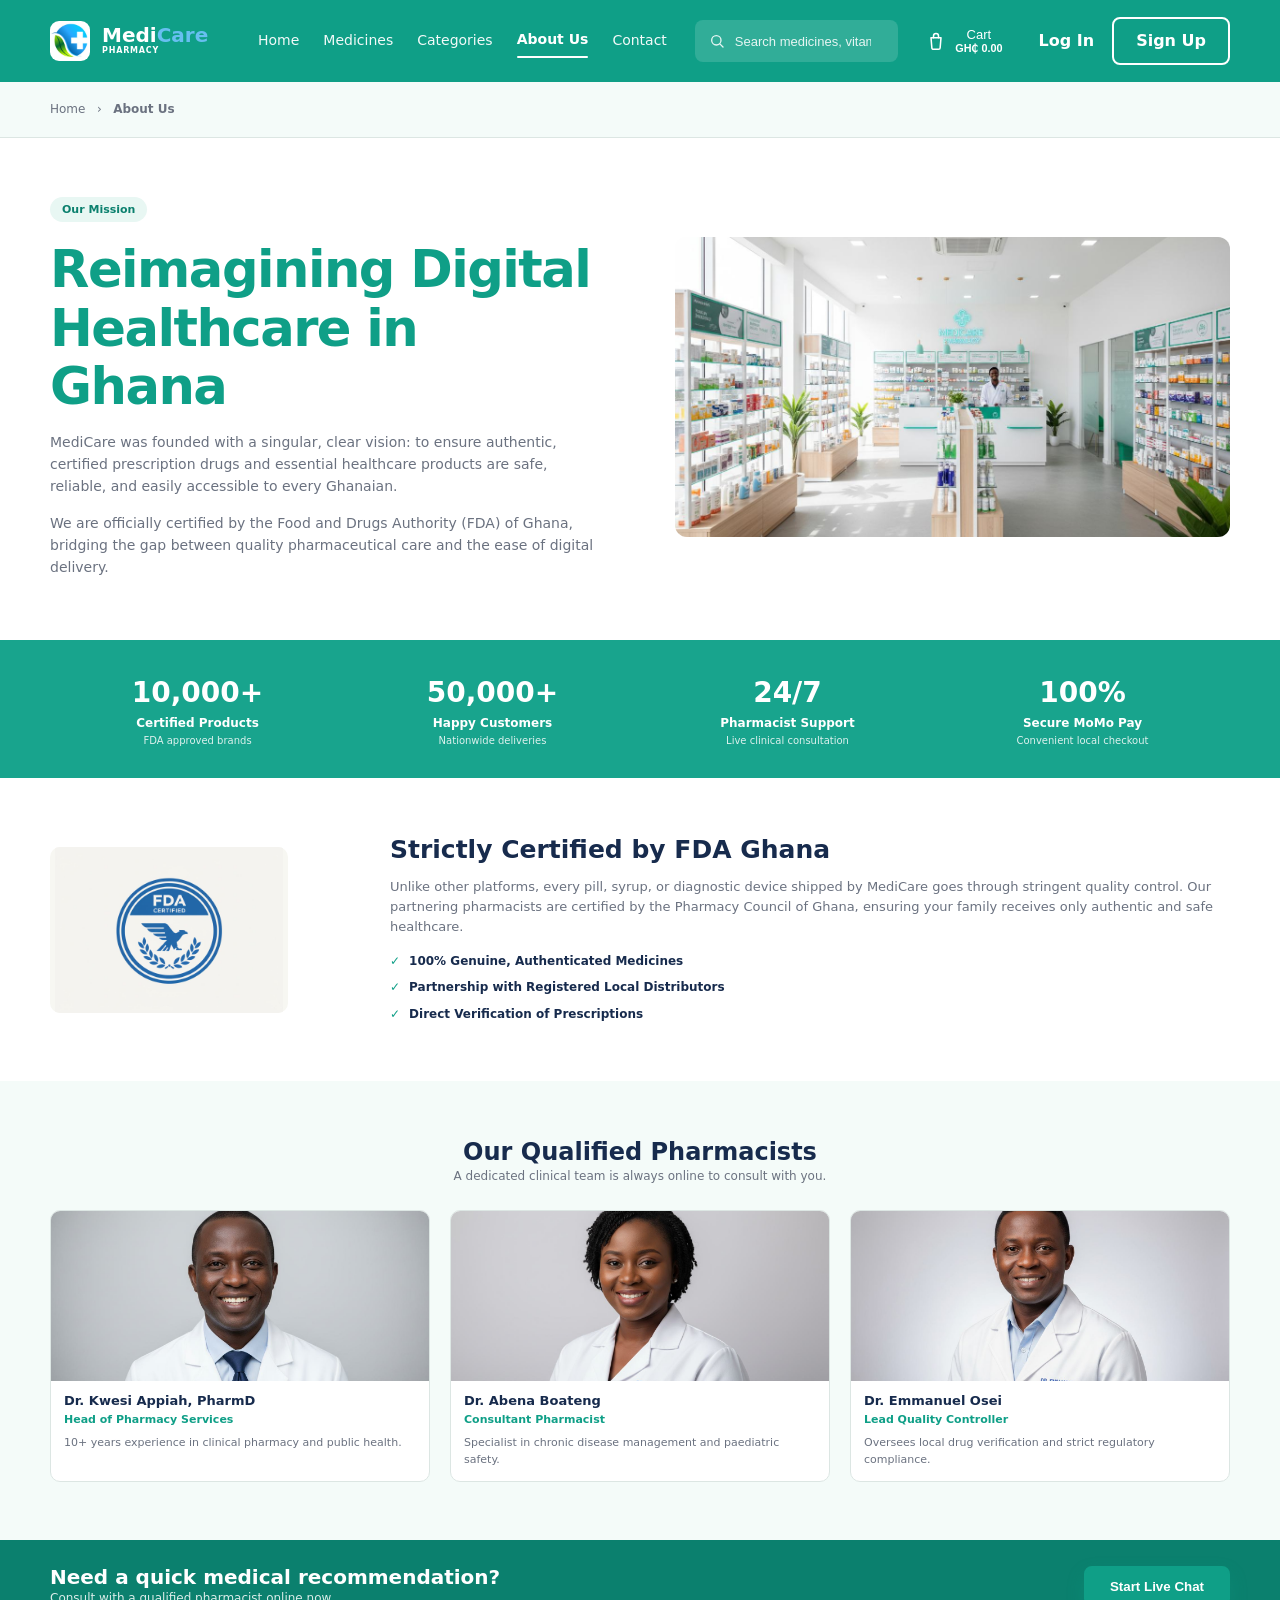
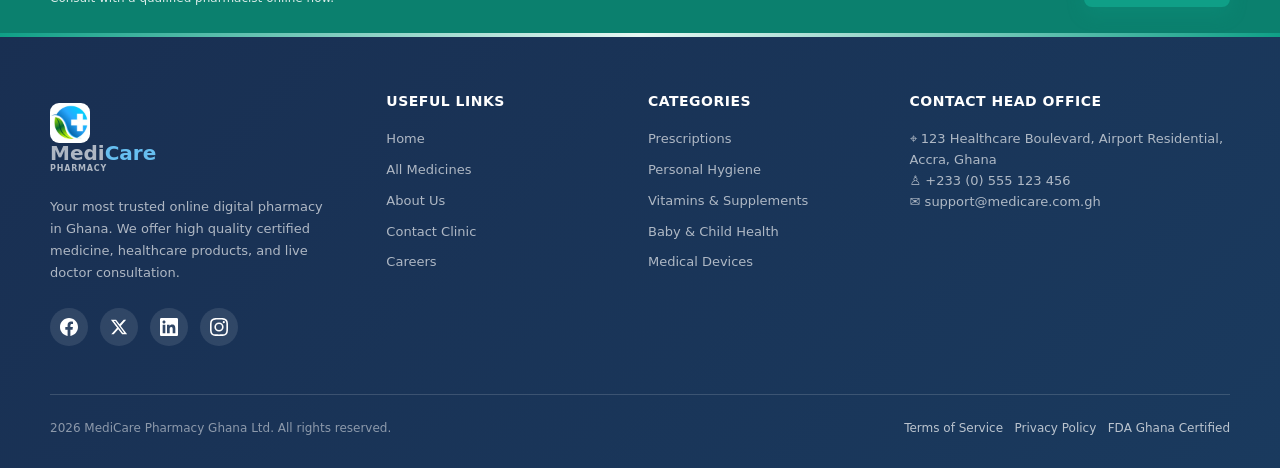
<file: about.html>
<!doctype html>
<html lang="en">
<head>
  <meta charset="utf-8">
  <meta name="viewport" content="width=device-width, initial-scale=1">
  <meta name="description" content="Learn about MediCare Pharmacy Ghana, our mission, FDA certification, and qualified pharmacist team.">
  <title>About Us — MediCare Pharmacy</title>
  <link rel="stylesheet" href="styles.css">
<style>
    .chat-modal { width: min(100% - 32px, 460px); padding: 0; overflow: hidden; }
    .chat-header { display: flex; align-items: center; justify-content: space-between; gap: 16px; padding: 20px 22px; background: var(--green, #087f5b); color: #fff; }
    .chat-header h2 { margin: 0 0 4px; font-size: 1.2rem; }
    .chat-status { display: flex; align-items: center; gap: 7px; margin: 0; font-size: .85rem; opacity: .92; }
    .chat-status::before { content: ''; width: 8px; height: 8px; border-radius: 50%; background: #8ff0c6; }
    .chat-header .modal-close { position: static; color: #fff; background: transparent; border-color: rgba(255,255,255,.45); }
    .chat-messages { display: flex; flex-direction: column; gap: 12px; height: 330px; overflow-y: auto; padding: 18px; background: #f6faf8; }
    .chat-message { max-width: 82%; padding: 10px 13px; border-radius: 15px; line-height: 1.45; font-size: .94rem; white-space: pre-wrap; overflow-wrap: anywhere; }
    .chat-message.attendant { align-self: flex-start; color: #17352b; background: #e1f2eb; border-bottom-left-radius: 4px; }
    .chat-message.user { align-self: flex-end; color: #fff; background: var(--green, #087f5b); border-bottom-right-radius: 4px; }
    .chat-message small { display: block; margin-top: 4px; font-size: .72rem; opacity: .7; }
    .chat-compose { display: flex; gap: 8px; padding: 14px; background: #fff; border-top: 1px solid #e5ece8; }
    .chat-compose textarea { flex: 1; min-height: 44px; max-height: 110px; resize: vertical; padding: 11px 12px; border: 1px solid #cfded7; border-radius: 10px; font: inherit; }
    .chat-compose textarea:focus { outline: 2px solid rgba(8,127,91,.25); border-color: var(--green, #087f5b); }
    .chat-compose button { align-self: flex-end; white-space: nowrap; }
    .chat-note { padding: 0 16px 14px; margin: 0; color: #5b6c64; font-size: .75rem; background: #fff; }
    @media (max-width: 520px) { .chat-modal { width: calc(100% - 20px); } .chat-messages { height: 48vh; } .chat-compose { align-items: stretch; } .chat-compose button { padding-inline: 12px; } }
</style>
</head>
<body>
  <header class="site-header"><div class="container nav-shell"><a class="brand" href="index.html" aria-label="MediCare Pharmacy home"><img src="logo.jpg" alt="MediCare Pharmacy Logo" class="brand-logo"><span><span class="brand-name">Medi<span>Care</span></span><small>PHARMACY</small></span></a><nav class="main-nav" aria-label="Primary navigation"><a href="index.html">Home</a><a href="index.html#products">Medicines</a><a href="index.html#categories">Categories</a><a class="active" href="about.html">About Us</a><a href="#contact">Contact</a></nav><label class="search-box" aria-label="Search medicines"><span aria-hidden="true"><svg class="icon-search" viewBox="0 0 24 24" width="16" height="16" fill="none" stroke="currentColor" stroke-width="2" stroke-linecap="round" stroke-linejoin="round" aria-hidden="true"><circle cx="11" cy="11" r="7"/><line x1="21" y1="21" x2="16.65" y2="16.65"/></svg></span><input id="searchInput" type="search" placeholder="Search medicines, vitamins..."></label><button class="cart-chip" type="button" data-cart aria-label="Open cart"><svg class="icon-cart" viewBox="0 0 24 24" width="20" height="20" fill="none" stroke="currentColor" stroke-width="1.8" stroke-linecap="round" stroke-linejoin="round" aria-hidden="true"><path d="M6 8h12l-1 12a2 2 0 0 1-2 2H9a2 2 0 0 1-2-2L6 8Z"/><path d="M9 8V6a3 3 0 0 1 6 0v2"/></svg><span class="cart-count" data-cart-count hidden>0</span><span>Cart <small data-cart-total>GH₵ 0.00</small></span></button><div id="userAuthSection"><a class="signup-btn" href="login.html">Register</a></div></div></header>

  <div class="page-intro"><div class="container">Home &nbsp; › &nbsp; <strong>About Us</strong></div></div>
  <main>
    <section class="about-hero"><div class="container about-hero-grid"><div><span class="eyebrow">Our Mission</span><h1>Reimagining Digital Healthcare in <em>Ghana</em></h1><p>MediCare was founded with a singular, clear vision: to ensure authentic, certified prescription drugs and essential healthcare products are safe, reliable, and easily accessible to every Ghanaian.</p><p>We are officially certified by the Food and Drugs Authority (FDA) of Ghana, bridging the gap between quality pharmaceutical care and the ease of digital delivery.</p></div><div><img src="about-pharmacy.jpg" alt="Bright MediCare pharmacy interior"></div></div></section>

    <section class="stat-strip"><div class="container stats"><div class="stat"><strong>10,000+</strong><span>Certified Products</span><small>FDA approved brands</small></div><div class="stat"><strong>50,000+</strong><span>Happy Customers</span><small>Nationwide deliveries</small></div><div class="stat"><strong>24/7</strong><span>Pharmacist Support</span><small>Live clinical consultation</small></div><div class="stat"><strong>100%</strong><span>Secure MoMo Pay</span><small>Convenient local checkout</small></div></div></section>

    <section class="section section-white" id="fda"><div class="container fda-grid"><img src="fda-certified.jpg" alt="FDA certified emblem"><div><h2>Strictly Certified by FDA Ghana</h2><p>Unlike other platforms, every pill, syrup, or diagnostic device shipped by MediCare goes through stringent quality control. Our partnering pharmacists are certified by the Pharmacy Council of Ghana, ensuring your family receives only authentic and safe healthcare.</p><div class="check-list"><span>100% Genuine, Authenticated Medicines</span><span>Partnership with Registered Local Distributors</span><span>Direct Verification of Prescriptions</span></div></div></div></section>

    <section class="section team-section"><div class="container"><div class="team-heading"><h2>Our Qualified Pharmacists</h2><p>A dedicated clinical team is always online to consult with you.</p></div><div class="team-grid"><article class="team-card"><img src="pharmacist-kwezi.jpg" alt="Dr. Kwesi Appiah, PharmD"><div class="team-card-copy"><h3>Dr. Kwesi Appiah, PharmD</h3><strong>Head of Pharmacy Services</strong><p>10+ years experience in clinical pharmacy and public health.</p></div></article><article class="team-card"><img src="pharmacist-abena.jpg" alt="Dr. Abena Boateng"><div class="team-card-copy"><h3>Dr. Abena Boateng</h3><strong>Consultant Pharmacist</strong><p>Specialist in chronic disease management and paediatric safety.</p></div></article><article class="team-card"><img src="pharmacist-emmanuel.jpg" alt="Dr. Emmanuel Osei"><div class="team-card-copy"><h3>Dr. Emmanuel Osei</h3><strong>Lead Quality Controller</strong><p>Oversees local drug verification and strict regulatory compliance.</p></div></article></div></div></section>

    <section class="chat-cta"><div class="container chat-shell"><div><h2>Need a quick medical recommendation?</h2><p>Consult with a qualified pharmacist online now.</p></div><button class="btn" type="button" data-chat>Start Live Chat</button></div></section>
  </main>

  <footer class="site-footer" id="contact"><div class="container footer-grid"><div class="footer-brand"><a class="brand" href="index.html"><img src="logo.jpg" alt="MediCare Pharmacy Logo" class="brand-logo"><span><span class="brand-name">Medi<span>Care</span></span><small>PHARMACY</small></span></a><p>Your most trusted online digital pharmacy in Ghana. We offer high quality certified medicine, healthcare products, and live doctor consultation.</p><div class="socials"><a href="#" aria-label="Facebook" data-social="Facebook"><svg viewBox="0 0 24 24" width="18" height="18" fill="currentColor"><path d="M24 12.073c0-6.627-5.373-12-12-12s-12 5.373-12 12c0 5.99 4.388 10.954 10.125 11.854v-8.385H7.078v-3.47h3.047V9.43c0-3.007 1.792-4.669 4.533-4.669 1.312 0 2.686.235 2.686.235v2.953H15.83c-1.491 0-1.956.925-1.956 1.874v2.25h3.328l-.532 3.47h-2.796v8.385C19.612 23.027 24 18.062 24 12.073z"/></svg></a><a href="#" aria-label="Twitter" data-social="Twitter"><svg viewBox="0 0 24 24" width="18" height="18" fill="currentColor"><path d="M18.244 2.25h3.308l-7.227 8.26 8.502 11.24H16.17l-5.214-6.817L4.99 21.75H1.68l7.73-8.835L1.254 2.25H8.08l4.713 6.231zm-1.161 17.52h1.833L7.084 4.126H5.117z"/></svg></a><a href="#" aria-label="LinkedIn" data-social="LinkedIn"><svg viewBox="0 0 24 24" width="18" height="18" fill="currentColor"><path d="M20.447 20.452h-3.554v-5.569c0-1.328-.027-3.037-1.852-3.037-1.853 0-2.136 1.445-2.136 2.939v5.667H9.351V9h3.414v1.561h.046c.477-.9 1.637-1.85 3.37-1.85 3.601 0 4.267 2.37 4.267 5.455v6.286zM5.337 7.433c-1.144 0-2.063-.926-2.063-2.065 0-1.138.92-2.063 2.063-2.063 1.14 0 2.064.925 2.064 2.063 0 1.139-.925 2.065-2.064 2.065zm1.782 13.019H3.555V9h3.564v11.452zM22.225 0H1.771C.792 0 0 .774 0 1.729v20.542C0 23.227.792 24 1.771 24h20.451C23.2 24 24 23.227 24 22.271V1.729C24 .774 23.2 0 22.222 0h.003z"/></svg></a><a href="#" aria-label="Instagram" data-social="Instagram"><svg viewBox="0 0 24 24" width="18" height="18" fill="currentColor"><path d="M12 2.163c3.204 0 3.584.012 4.85.07 3.252.148 4.771 1.691 4.919 4.919.058 1.265.069 1.645.069 4.849 0 3.205-.012 3.584-.069 4.849-.149 3.225-1.664 4.771-4.919 4.919-1.266.058-1.644.07-4.85.07-3.204 0-3.584-.012-4.849-.07-3.26-.149-4.771-1.699-4.919-4.92-.058-1.265-.07-1.644-.07-4.849 0-3.204.013-3.583.07-4.849.149-3.227 1.664-4.771 4.919-4.919 1.266-.057 1.645-.069 4.849-.069zM12 0C8.741 0 8.333.014 7.053.072 2.695.272.273 2.69.073 7.052.014 8.333 0 8.741 0 12c0 3.259.014 3.668.072 4.948.2 4.358 2.618 6.78 6.98 6.98C8.333 23.986 8.741 24 12 24c3.259 0 3.668-.014 4.948-.072 4.354-.2 6.782-2.618 6.979-6.98.059-1.28.073-1.689.073-4.948 0-3.259-.014-3.667-.072-4.947-.196-4.354-2.617-6.78-6.979-6.98C15.668.014 15.259 0 12 0zm0 5.838a6.162 6.162 0 100 12.324 6.162 6.162 0 000-12.324zM12 16a4 4 0 110-8 4 4 0 010 8zm6.406-11.845a1.44 1.44 0 100 2.881 1.44 1.44 0 000-2.881z"/></svg></a></div></div><div><h3>Useful Links</h3><a href="index.html">Home</a><a href="index.html#products">All Medicines</a><a href="about.html">About Us</a><a href="index.html#contact">Contact Clinic</a><a href="careers.html">Careers</a></div><div><h3>Categories</h3><a href="index.html#categories">Prescriptions</a><a href="index.html#categories">Personal Hygiene</a><a href="index.html#categories">Vitamins &amp; Supplements</a><a href="index.html#categories">Baby &amp; Child Health</a><a href="index.html#categories">Medical Devices</a></div><div><h3>Contact Head Office</h3><p>⌖ 123 Healthcare Boulevard, Airport Residential, Accra, Ghana</p><p>♙ +233 (0) 555 123 456</p><p>✉ support@medicare.com.gh</p></div></div><div class="container footer-bottom"><span> 2026 MediCare Pharmacy Ghana Ltd. All rights reserved.</span><span><a href="terms.html">Terms of Service</a> &nbsp; <a href="privacy.html">Privacy Policy</a> &nbsp; <a href="about.html#fda">FDA Ghana Certified</a></span></div></footer>

  <div class="modal-overlay" id="authModal" hidden>
    <div class="modal" role="dialog" aria-modal="true" aria-labelledby="authModalTitle">
      <button class="modal-close" type="button" data-close-modal aria-label="Close dialog">&#10005;</button>
      <h2 id="authModalTitle" class="sr-only">Account access</h2>

      <div id="authTabs" class="modal-tabs">
        <button type="button" class="modal-tab active" data-auth-tab="login">Log In</button>
        <button type="button" class="modal-tab" data-auth-tab="signup">Sign Up</button>
      </div>

      <form id="loginForm" class="auth-form" data-auth-form="login" novalidate>
        <label>Email<input type="email" name="email" required placeholder="you@example.com"></label>
        <label>Password<input type="password" name="password" required minlength="6" placeholder="********"></label>
        <p class="form-error" data-form-error hidden></p>
        <button type="submit" class="btn btn-primary auth-submit">Log In</button>
        <p class="form-note">New to MediCare? <a href="#" data-auth-switch="signup">Create an account</a></p>
      </form>

      <form id="signupForm" class="auth-form" data-auth-form="signup" hidden novalidate>
        <label>Full Name<input type="text" name="name" required placeholder="Enter your name"></label>
        <label>Email<input type="email" name="email" required placeholder="you@example.com"></label>
        <label>Password<input type="password" name="password" required minlength="6" placeholder="Create a password"></label>
        <p class="form-error" data-form-error hidden></p>
        <button type="submit" class="btn btn-primary auth-submit">Create Account</button>
        <p class="form-note">Already have an account? <a href="#" data-auth-switch="login">Log in</a></p>
      </form>

      <div class="account-view" id="accountView" hidden>
        <p class="account-greeting">Logged in as <strong id="accountName"></strong></p>
        <p class="form-note" id="accountEmail"></p>
        <button type="button" class="btn btn-secondary" id="logoutBtn">Log Out</button>
      </div>
    </div>
  </div>

  <div class="modal-overlay" id="cartModal" hidden>
    <div class="modal cart-modal" role="dialog" aria-modal="true" aria-labelledby="cartModalTitle">
      <button class="modal-close" type="button" data-close-modal aria-label="Close dialog">&#10005;</button>
      <h2 id="cartModalTitle">Your Cart</h2>
      <div class="cart-items" id="cartItemsList"></div>
      <div class="cart-summary"><span>Total</span><strong id="cartModalTotal">GH&#8373; 0.00</strong></div>
      <button type="button" class="btn btn-primary cart-checkout" id="checkoutBtn">Checkout</button>
    </div>
  </div>

  <div class="modal-overlay" id="chatModal" hidden>
    <section class="modal chat-modal" role="dialog" aria-modal="true" aria-labelledby="chatModalTitle">
      <header class="chat-header">
        <div>
          <h2 id="chatModalTitle">Chat with a pharmacist</h2>
          <p class="chat-status" id="chatStatus">An attendant is online</p>
        </div>
        <button class="modal-close" type="button" data-close-chat aria-label="Close live chat">&#10005;</button>
      </header>
      <div class="chat-messages" id="chatMessages" role="log" aria-live="polite" aria-label="Chat messages"></div>
      <form class="chat-compose" id="chatForm">
        <textarea id="chatInput" name="message" rows="1" maxlength="500" required placeholder="Type your message..." aria-label="Message"></textarea>
        <button type="submit" class="btn btn-primary">Send</button>
      </form>
      <p class="chat-note">For emergencies, contact local emergency services. Do not share passwords or payment details in chat.</p>
    </section>
  </div>

  <script src="script.js" defer></script>

  <script>
    (() => {
      const modal = document.getElementById('chatModal');
      const form = document.getElementById('chatForm');
      const input = document.getElementById('chatInput');
      const messages = document.getElementById('chatMessages');
      const status = document.getElementById('chatStatus');
      if (!modal || !form || !input || !messages) return;

      const initialMessage = 'Hello! I’m Ama, your MediCare pharmacy attendant. How can I help you today?';
      let openedAt = 0;
      let replyTimer;

      const addMessage = (text, who) => {
        const item = document.createElement('div');
        item.className = `chat-message ${who}`;
        item.textContent = text;
        const time = document.createElement('small');
        time.textContent = new Intl.DateTimeFormat([], { hour: 'numeric', minute: '2-digit' }).format(new Date());
        item.appendChild(time);
        messages.appendChild(item);
        messages.scrollTop = messages.scrollHeight;
      };

      const openChat = (event) => {
        event?.preventDefault();
        modal.hidden = false;
        document.body.classList.add('modal-open');
        if (!openedAt) {
          openedAt = Date.now();
          addMessage(initialMessage, 'attendant');
        }
        window.setTimeout(() => input.focus(), 0);
      };

      const closeChat = () => {
        modal.hidden = true;
        document.body.classList.remove('modal-open');
      };

      document.querySelectorAll('[data-chat]').forEach((button) => button.addEventListener('click', openChat));
      document.querySelector('[data-close-chat]')?.addEventListener('click', closeChat);
      modal.addEventListener('click', (event) => { if (event.target === modal) closeChat(); });
      document.addEventListener('keydown', (event) => { if (event.key === 'Escape' && !modal.hidden) closeChat(); });

      form.addEventListener('submit', (event) => {
        event.preventDefault();
        const text = input.value.trim();
        if (!text) return;
        addMessage(text, 'user');
        input.value = '';
        status.textContent = 'Attendant is typing...';
        window.clearTimeout(replyTimer);
        replyTimer = window.setTimeout(() => {
          addMessage('Thanks for your message. An attendant is reviewing it now and will respond shortly. Please do not send sensitive medical or payment information.', 'attendant');
          status.textContent = 'An attendant is online';
        }, 700);
      });

      input.addEventListener('keydown', (event) => {
        if (event.key === 'Enter' && !event.shiftKey) {
          event.preventDefault();
          form.requestSubmit();
        }
      });
    })();
  </script>

</body>
</html>
</file>
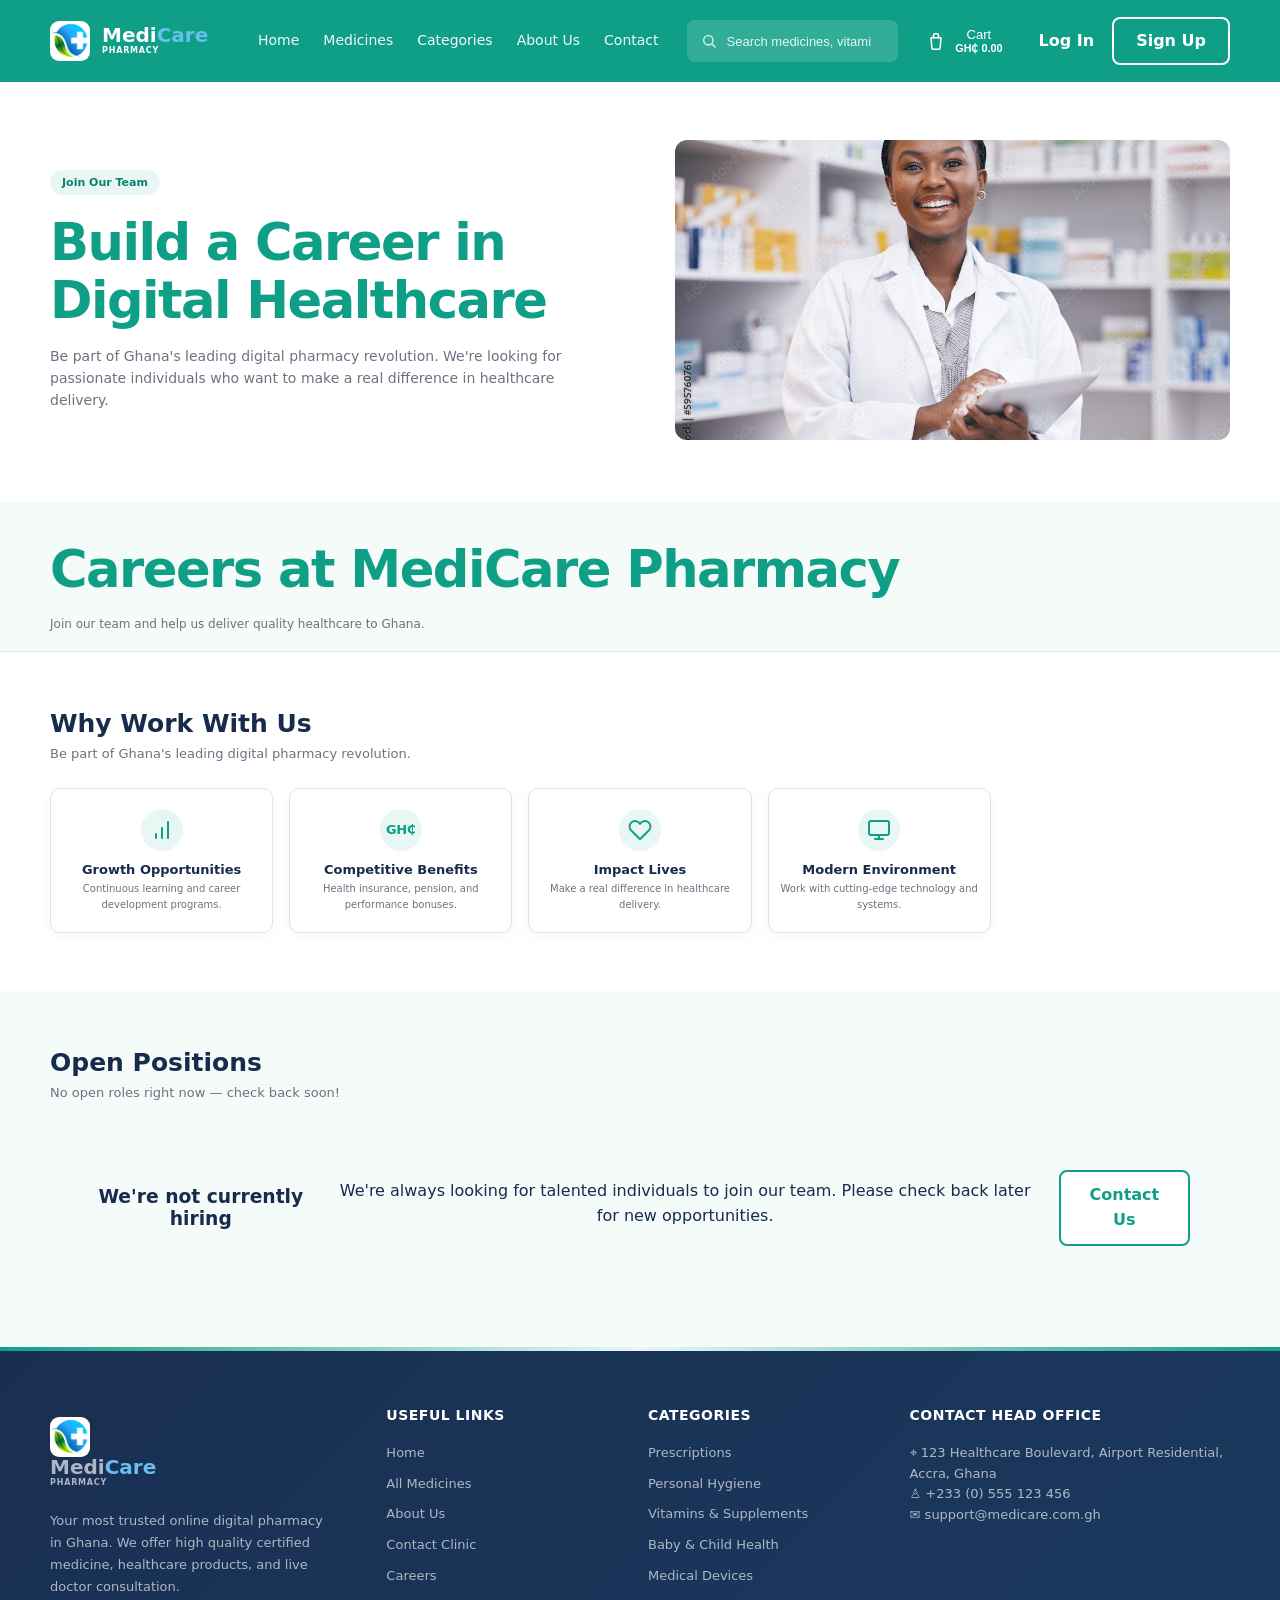
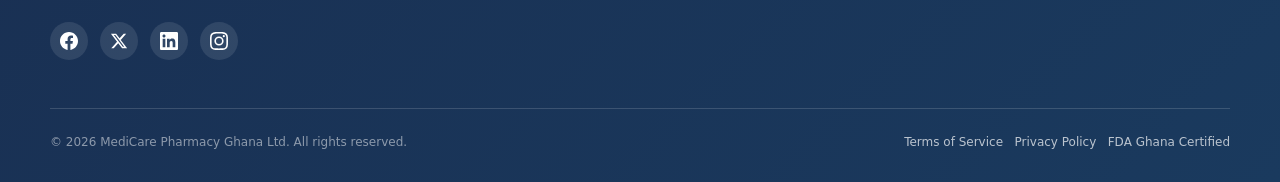
<file: careers.html>
<!doctype html>
<html lang="en">
<head>
  <meta charset="utf-8">
  <meta name="viewport" content="width=device-width, initial-scale=1">
  <meta name="description" content="Join our team at MediCare Pharmacy Ghana - careers and job opportunities.">
  <title>Careers — MediCare Pharmacy</title>
  <link rel="stylesheet" href="styles.css">
</head>
<body>
  <header class="site-header">
    <div class="container nav-shell">
      <a class="brand" href="index.html" aria-label="MediCare Pharmacy home"><img src="logo.jpg" alt="MediCare Pharmacy Logo" class="brand-logo"><span><span class="brand-name">Medi<span>Care</span></span><small>PHARMACY</small></span></a>
      <nav class="main-nav" aria-label="Primary navigation"><a href="index.html">Home</a><a href="index.html#products">Medicines</a><a href="index.html#categories">Categories</a><a href="about.html">About Us</a><a href="index.html#contact">Contact</a></nav>
      <label class="search-box" aria-label="Search medicines"><span aria-hidden="true"><svg class="icon-search" viewBox="0 0 24 24" width="16" height="16" fill="none" stroke="currentColor" stroke-width="2" stroke-linecap="round" stroke-linejoin="round" aria-hidden="true"><circle cx="11" cy="11" r="7"/><line x1="21" y1="21" x2="16.65" y2="16.65"/></svg></span><input id="searchInput" type="search" placeholder="Search medicines, vitamins..."></label>
      <button class="cart-chip" type="button" data-cart aria-label="Open cart"><svg class="icon-cart" viewBox="0 0 24 24" width="20" height="20" fill="none" stroke="currentColor" stroke-width="1.8" stroke-linecap="round" stroke-linejoin="round" aria-hidden="true"><path d="M6 8h12l-1 12a2 2 0 0 1-2 2H9a2 2 0 0 1-2-2L6 8Z"/><path d="M9 8V6a3 3 0 0 1 6 0v2"/></svg><span class="cart-count" data-cart-count hidden>0</span><span>Cart <small data-cart-total>GH₵ 0.00</small></span></button>
      <div id="userAuthSection">
        <a class="signup-btn" href="login.html">Register</a>
      </div>
    </div>
  </header>

  <main>
    <section class="about-hero">
      <div class="container about-hero-grid">
        <div>
          <span class="eyebrow">Join Our Team</span>
          <h1>Build a Career in <em>Digital Healthcare</em></h1>
          <p>Be part of Ghana's leading digital pharmacy revolution. We're looking for passionate individuals who want to make a real difference in healthcare delivery.</p>
        </div>
        <div><img src="pharmacist-Sika.jpg" alt="MediCare team working together"></div>
      </div>
    </section>

    <section class="page-intro">
      <div class="container">
        <h1>Careers at MediCare Pharmacy</h1>
        <p>Join our team and help us deliver quality healthcare to Ghana.</p>
      </div>
    </section>

    <section class="section section-white">
      <div class="container">
        <div class="section-heading">
          <div>
            <h2>Why Work With Us</h2>
            <p>Be part of Ghana's leading digital pharmacy revolution.</p>
          </div>
        </div>
        <div class="category-grid">
          <div class="category-card">
            <span class="icon-circle"><svg viewBox="0 0 24 24" width="24" height="24" fill="none" stroke="currentColor" stroke-width="2" stroke-linecap="round" stroke-linejoin="round"><path d="M12 20V10"></path><path d="M18 20V4"></path><path d="M6 20v-4"></path></svg></span>
            <h3>Growth Opportunities</h3>
            <p>Continuous learning and career development programs.</p>
          </div>
          <div class="category-card">
            <span class="icon-circle" style="display:inline-grid;place-items:center;font-size:13px;font-weight:800;letter-spacing:-0.03em;" aria-label="Ghana cedi">GH₵</span>

            <h3>Competitive Benefits</h3>
            <p>Health insurance, pension, and performance bonuses.</p>
          </div>
          <div class="category-card">
            <span class="icon-circle"><svg viewBox="0 0 24 24" width="24" height="24" fill="none" stroke="currentColor" stroke-width="2" stroke-linecap="round" stroke-linejoin="round"><path d="M20.84 4.61a5.5 5.5 0 0 0-7.78 0L12 5.67l-1.06-1.06a5.5 5.5 0 0 0-7.78 7.78l1.06 1.06L12 21.23l7.78-7.78 1.06-1.06a5.5 5.5 0 0 0 0-7.78z"></path></svg></span>
            <h3>Impact Lives</h3>
            <p>Make a real difference in healthcare delivery.</p>
          </div>
          <div class="category-card">
            <span class="icon-circle"><svg viewBox="0 0 24 24" width="24" height="24" fill="none" stroke="currentColor" stroke-width="2" stroke-linecap="round" stroke-linejoin="round"><rect x="2" y="3" width="20" height="14" rx="2" ry="2"></rect><line x1="8" y1="21" x2="16" y2="21"></line><line x1="12" y1="17" x2="12" y2="21"></line></svg></span>
            <h3>Modern Environment</h3>
            <p>Work with cutting-edge technology and systems.</p>
          </div>
        </div>
      </div>
    </section>

    <section class="section">
      <div class="container">
        <div class="section-heading">
          <div>
            <h2>Open Positions</h2>
            <p>No open roles right now — check back soon!</p>
          </div>
        </div>
        <div class="promo-shell" style="background: var(--ice); padding: 40px; border-radius: 12px; text-align: center;">
          <h3>We're not currently hiring</h3>
          <p style="margin: 12px 0 20px;">We're always looking for talented individuals to join our team. Please check back later for new opportunities.</p>
          <a class="btn btn-secondary" href="index.html#contact">Contact Us</a>
        </div>
      </div>
    </section>
  </main>

  <footer class="site-footer" id="contact"><div class="container footer-grid"><div class="footer-brand"><a class="brand" href="index.html"><img src="logo.jpg" alt="MediCare Pharmacy Logo" class="brand-logo"><span><span class="brand-name">Medi<span>Care</span></span><small>PHARMACY</small></span></a><p>Your most trusted online digital pharmacy in Ghana. We offer high quality certified medicine, healthcare products, and live doctor consultation.</p><div class="socials"><a href="#" aria-label="Facebook" data-social="Facebook"><svg viewBox="0 0 24 24" width="18" height="18" fill="currentColor"><path d="M24 12.073c0-6.627-5.373-12-12-12s-12 5.373-12 12c0 5.99 4.388 10.954 10.125 11.854v-8.385H7.078v-3.47h3.047V9.43c0-3.007 1.792-4.669 4.533-4.669 1.312 0 2.686.235 2.686.235v2.953H15.83c-1.491 0-1.956.925-1.956 1.874v2.25h3.328l-.532 3.47h-2.796v8.385C19.612 23.027 24 18.062 24 12.073z"/></svg></a><a href="#" aria-label="Twitter" data-social="Twitter"><svg viewBox="0 0 24 24" width="18" height="18" fill="currentColor"><path d="M18.244 2.25h3.308l-7.227 8.26 8.502 11.24H16.17l-5.214-6.817L4.99 21.75H1.68l7.73-8.835L1.254 2.25H8.08l4.713 6.231zm-1.161 17.52h1.833L7.084 4.126H5.117z"/></svg></a><a href="#" aria-label="LinkedIn" data-social="LinkedIn"><svg viewBox="0 0 24 24" width="18" height="18" fill="currentColor"><path d="M20.447 20.452h-3.554v-5.569c0-1.328-.027-3.037-1.852-3.037-1.853 0-2.136 1.445-2.136 2.939v5.667H9.351V9h3.414v1.561h.046c.477-.9 1.637-1.85 3.37-1.85 3.601 0 4.267 2.37 4.267 5.455v6.286zM5.337 7.433c-1.144 0-2.063-.926-2.063-2.065 0-1.138.92-2.063 2.063-2.063 1.14 0 2.064.925 2.064 2.063 0 1.139-.925 2.065-2.064 2.065zm1.782 13.019H3.555V9h3.564v11.452zM22.225 0H1.771C.792 0 0 .774 0 1.729v20.542C0 23.227.792 24 1.771 24h20.451C23.2 24 24 23.227 24 22.271V1.729C24 .774 23.2 0 22.222 0h.003z"/></svg></a><a href="#" aria-label="Instagram" data-social="Instagram"><svg viewBox="0 0 24 24" width="18" height="18" fill="currentColor"><path d="M12 2.163c3.204 0 3.584.012 4.85.07 3.252.148 4.771 1.691 4.919 4.919.058 1.265.069 1.645.069 4.849 0 3.205-.012 3.584-.069 4.849-.149 3.225-1.664 4.771-4.919 4.919-1.266.058-1.644.07-4.85.07-3.204 0-3.584-.012-4.849-.07-3.26-.149-4.771-1.699-4.919-4.92-.058-1.265-.07-1.644-.07-4.849 0-3.204.013-3.583.07-4.849.149-3.227 1.664-4.771 4.919-4.919 1.266-.057 1.645-.069 4.849-.069zM12 0C8.741 0 8.333.014 7.053.072 2.695.272.273 2.69.073 7.052.014 8.333 0 8.741 0 12c0 3.259.014 3.668.072 4.948.2 4.358 2.618 6.78 6.98 6.98C8.333 23.986 8.741 24 12 24c3.259 0 3.668-.014 4.948-.072 4.354-.2 6.782-2.618 6.979-6.98.059-1.28.073-1.689.073-4.948 0-3.259-.014-3.667-.072-4.947-.196-4.354-2.617-6.78-6.979-6.98C15.668.014 15.259 0 12 0zm0 5.838a6.162 6.162 0 100 12.324 6.162 6.162 0 000-12.324zM12 16a4 4 0 110-8 4 4 0 010 8zm6.406-11.845a1.44 1.44 0 100 2.881 1.44 1.44 0 000-2.881z"/></svg></a></div></div><div><h3>Useful Links</h3><a href="index.html">Home</a><a href="index.html#products">All Medicines</a><a href="about.html">About Us</a><a href="index.html#contact">Contact Clinic</a><a href="careers.html">Careers</a></div><div><h3>Categories</h3><a href="index.html#categories">Prescriptions</a><a href="index.html#categories">Personal Hygiene</a><a href="index.html#categories">Vitamins &amp; Supplements</a><a href="index.html#categories">Baby &amp; Child Health</a><a href="index.html#categories">Medical Devices</a></div><div><h3>Contact Head Office</h3><p>⌖ 123 Healthcare Boulevard, Airport Residential, Accra, Ghana</p><p>♙ +233 (0) 555 123 456</p><p>✉ support@medicare.com.gh</p></div></div><div class="container footer-bottom"><span>© 2026 MediCare Pharmacy Ghana Ltd. All rights reserved.</span><span><a href="terms.html">Terms of Service</a> &nbsp; <a href="privacy.html">Privacy Policy</a> &nbsp; <a href="about.html#fda">FDA Ghana Certified</a></span></div></footer>

  <script src="script.js" defer></script>
</body>
</html>
</file>
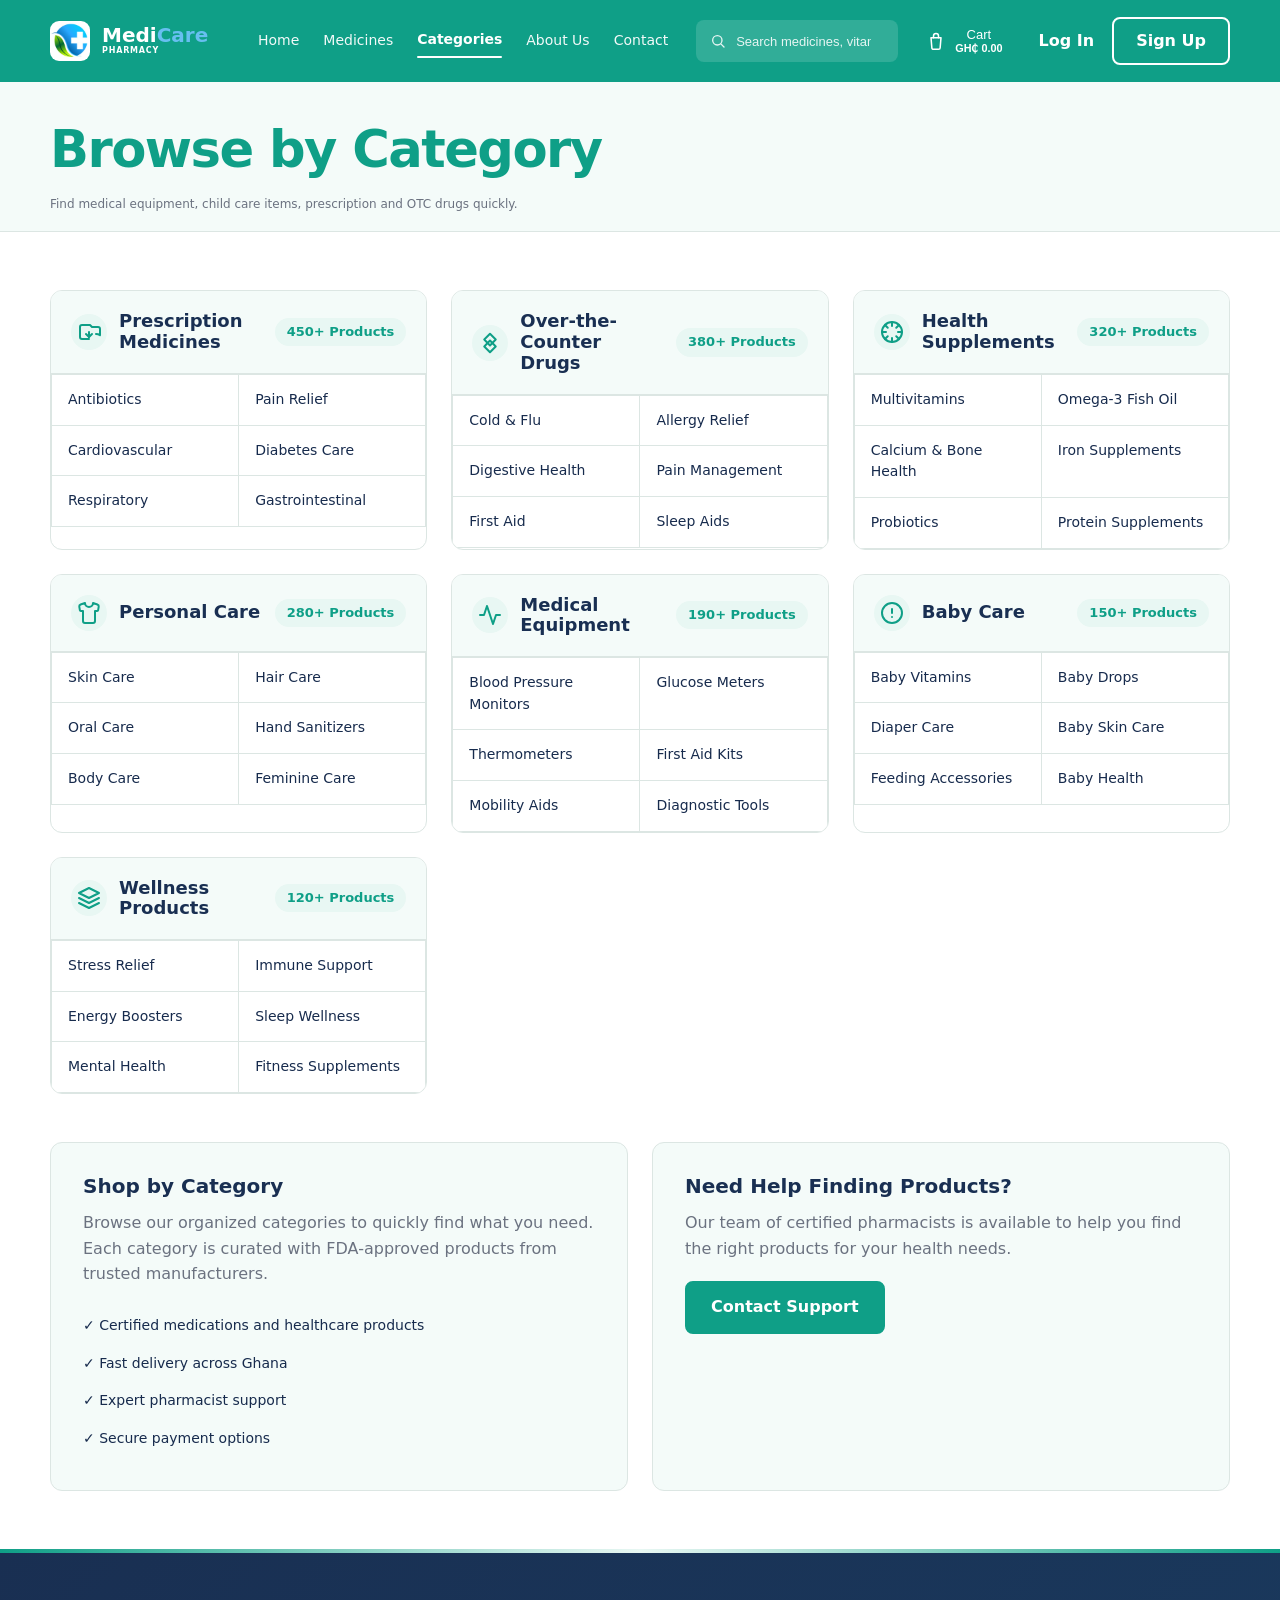
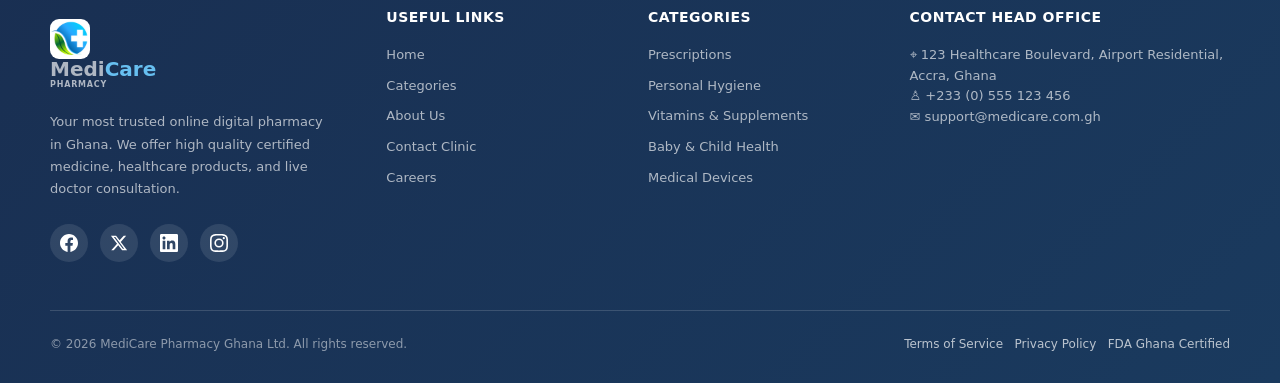
<file: categories.html>
<!doctype html>
<html lang="en">
<head>
  <meta charset="utf-8">
  <meta name="viewport" content="width=device-width, initial-scale=1">
  <meta name="description" content="Browse medicines by category at MediCare Pharmacy Ghana. Filter by medicines, vitamins, personal care, healthcare, and baby care products.">
  <title>Categories - MediCare Pharmacy</title>
    <link rel="stylesheet" href="styles.css">
  <style>
    .category-card small {
      display: block;
      margin-top: 8px;
      color: var(--muted);
      font-size: 13px;
      line-height: 1.4;
    }
    .category-info-section {
      display: grid;
      grid-template-columns: repeat(auto-fit, minmax(300px, 1fr));
      gap: 24px;
      margin-top: 48px;
    }
    .info-card {
      background: var(--ice);
      padding: 32px;
      border-radius: 12px;
      border: 1px solid var(--line);
    }
    .info-card h2 {
      font-size: 20px;
      margin-bottom: 12px;
      color: var(--navy);
    }
    .info-card p {
      color: var(--muted);
      line-height: 1.6;
      margin-bottom: 20px;
    }
    .benefit-list {
      list-style: none;
      padding: 0;
      margin: 0;
    }
    .benefit-list li {
      padding: 8px 0;
      color: var(--ink);
      font-size: 14px;
    }
    .info-card .btn {
      display: inline-block;
      padding: 12px 24px;
      text-decoration: none;
    }
    .categories-container {
      display: grid;
      grid-template-columns: repeat(auto-fit, minmax(320px, 1fr));
      gap: 24px;
    }
    .category-group {
      background: white;
      border: 1px solid var(--line);
      border-radius: 12px;
      overflow: hidden;
      transition: box-shadow 0.3s ease, transform 0.3s ease;
    }
    .category-group:hover {
      box-shadow: 0 8px 24px rgba(0, 0, 0, 0.1);
      transform: translateY(-4px);
    }
    .category-header {
      display: flex;
      align-items: center;
      gap: 12px;
      padding: 20px;
      background: var(--ice);
      border-bottom: 1px solid var(--line);
    }
    .category-header h3 {
      flex: 1;
      font-size: 18px;
      color: var(--navy);
      margin: 0;
    }
    .product-count {
      font-size: 13px;
      color: var(--teal);
      font-weight: 600;
      background: var(--mint);
      padding: 4px 12px;
      border-radius: 20px;
    }
    .subcategory-list {
      display: grid;
      grid-template-columns: repeat(2, 1fr);
      gap: 1px;
      background: var(--line);
      padding: 1px;
    }
    .subcategory-item {
      display: block;
      padding: 14px 16px;
      background: white;
      color: var(--ink);
      text-decoration: none;
      font-size: 14px;
      transition: background 0.2s ease, color 0.2s ease;
    }
    .subcategory-item:hover {
      background: var(--ice);
      color: var(--teal);
    }
    @media (max-width: 768px) {
      .categories-container {
        grid-template-columns: 1fr;
      }
      .subcategory-list {
        grid-template-columns: 1fr;
      }
    }
  </style>

</head>
<body>
  <header class="site-header">
    <div class="container nav-shell">
      <a class="brand" href="index.html" aria-label="MediCare Pharmacy home"><img src="logo.jpg" alt="MediCare Pharmacy Logo" class="brand-logo"><span><span class="brand-name">Medi<span>Care</span></span><small>PHARMACY</small></span></a>
      <nav class="main-nav" aria-label="Primary navigation"><a href="index.html">Home</a><a href="medicines.html">Medicines</a><a href="categories.html" class="active">Categories</a><a href="about.html">About Us</a><a href="#contact">Contact</a></nav>
      <label class="search-box" aria-label="Search medicines"><span aria-hidden="true"><svg class="icon-search" viewBox="0 0 24 24" width="16" height="16" fill="none" stroke="currentColor" stroke-width="2" stroke-linecap="round" stroke-linejoin="round" aria-hidden="true"><circle cx="11" cy="11" r="7"/><line x1="21" y1="21" x2="16.65" y2="16.65"/></svg></span><input id="searchInput" type="search" placeholder="Search medicines, vitamins..."></label>
      <button class="cart-chip" type="button" data-cart aria-label="Open cart"><svg class="icon-cart" viewBox="0 0 24 24" width="20" height="20" fill="none" stroke="currentColor" stroke-width="1.8" stroke-linecap="round" stroke-linejoin="round" aria-hidden="true"><path d="M6 8h12l-1 12a2 2 0 0 1-2 2H9a2 2 0 0 1-2-2L6 8Z"/><path d="M9 8V6a3 3 0 0 1 6 0v2"/></svg><span class="cart-count" data-cart-count hidden>0</span><span>Cart <small data-cart-total>GH₵ 0.00</small></span></button>
      <div id="userAuthSection">
        <a class="signup-btn" href="login.html">Register</a>
      </div>
    </div>
  </header>

  <main>
    <section class="page-intro">
      <div class="container">
        <h1>Browse by Category</h1>
        <p>Find medical equipment, child care items, prescription and OTC drugs quickly.</p>
      </div>
    </section>

    <section class="section section-white" id="categories">
      <div class="container">
        <div class="categories-container">
          <!-- Prescription Medicines -->
          <div class="category-group">
            <div class="category-header">
              <span class="icon-circle">
                <svg viewBox="0 0 24 24" width="24" height="24" fill="none" stroke="currentColor" stroke-width="2" stroke-linecap="round" stroke-linejoin="round">
                  <path d="M19 14c1.49 0 2.883.41 4 1.12V9a2 2 0 0 0-2-2h-6l-2-2H5a2 2 0 0 0-2 2v10a2 2 0 0 0 2 2h7"></path>
                  <line x1="12" y1="12" x2="12" y2="17"></line>
                  <line x1="12" y1="17" x2="9" y2="14"></line>
                  <line x1="12" y1="17" x2="15" y2="14"></line>
                </svg>
              </span>
              <h3>Prescription Medicines</h3>
              <span class="product-count">450+ Products</span>
            </div>
            <div class="subcategory-list">
              <a href="medicines.html" class="subcategory-item">Antibiotics</a>
              <a href="medicines.html" class="subcategory-item">Pain Relief</a>
              <a href="medicines.html" class="subcategory-item">Cardiovascular</a>
              <a href="medicines.html" class="subcategory-item">Diabetes Care</a>
              <a href="medicines.html" class="subcategory-item">Respiratory</a>
              <a href="medicines.html" class="subcategory-item">Gastrointestinal</a>
            </div>
          </div>

          <!-- Over-the-Counter Drugs -->
          <div class="category-group">
            <div class="category-header">
              <span class="icon-circle">
                <svg viewBox="0 0 24 24" width="24" height="24" fill="none" stroke="currentColor" stroke-width="2" stroke-linecap="round" stroke-linejoin="round">
                  <path d="M12 2.69l5.74 5.88-5.74 5.88-5.74-5.88z"></path>
                  <path d="M12 21.31l5.74-5.88-5.74-5.88-5.74 5.88z"></path>
                </svg>
              </span>
              <h3>Over-the-Counter Drugs</h3>
              <span class="product-count">380+ Products</span>
            </div>
            <div class="subcategory-list">
              <a href="medicines.html" class="subcategory-item">Cold & Flu</a>
              <a href="medicines.html" class="subcategory-item">Allergy Relief</a>
              <a href="medicines.html" class="subcategory-item">Digestive Health</a>
              <a href="medicines.html" class="subcategory-item">Pain Management</a>
              <a href="medicines.html" class="subcategory-item">First Aid</a>
              <a href="medicines.html" class="subcategory-item">Sleep Aids</a>
            </div>
          </div>

          <!-- Health Supplements -->
          <div class="category-group">
            <div class="category-header">
              <span class="icon-circle">
                <svg viewBox="0 0 24 24" width="24" height="24" fill="none" stroke="currentColor" stroke-width="2" stroke-linecap="round" stroke-linejoin="round">
                  <circle cx="12" cy="12" r="10"></circle>
                  <path d="M12 2v4"></path>
                  <path d="M12 18v4"></path>
                  <path d="M4.93 4.93l2.83 2.83"></path>
                  <path d="M16.24 16.24l2.83 2.83"></path>
                  <path d="M2 12h4"></path>
                  <path d="M18 12h4"></path>
                  <path d="M4.93 19.07l2.83-2.83"></path>
                  <path d="M16.24 7.76l2.83-2.83"></path>
                </svg>
              </span>
              <h3>Health Supplements</h3>
              <span class="product-count">320+ Products</span>
            </div>
            <div class="subcategory-list">
              <a href="medicines.html" class="subcategory-item">Multivitamins</a>
              <a href="medicines.html" class="subcategory-item">Omega-3 Fish Oil</a>
              <a href="medicines.html" class="subcategory-item">Calcium & Bone Health</a>
              <a href="medicines.html" class="subcategory-item">Iron Supplements</a>
              <a href="medicines.html" class="subcategory-item">Probiotics</a>
              <a href="medicines.html" class="subcategory-item">Protein Supplements</a>
            </div>
          </div>

          <!-- Personal Care -->
          <div class="category-group">
            <div class="category-header">
              <span class="icon-circle">
                <svg viewBox="0 0 24 24" width="24" height="24" fill="none" stroke="currentColor" stroke-width="2" stroke-linecap="round" stroke-linejoin="round">
                  <path d="M20.38 3.46L16 2a4 4 0 01-8 0L3.62 3.46a2 2 0 00-1.34 2.23l.58 3.47a1 1 0 00.99.84H6v10c0 1.1.9 2 2 2h8a2 2 0 002-2V10h2.15a1 1 0 00.99-.84l.58-3.47a2 2 0 00-1.34-2.23z"></path>
                </svg>
              </span>
              <h3>Personal Care</h3>
              <span class="product-count">280+ Products</span>
            </div>
            <div class="subcategory-list">
              <a href="medicines.html" class="subcategory-item">Skin Care</a>
              <a href="medicines.html" class="subcategory-item">Hair Care</a>
              <a href="medicines.html" class="subcategory-item">Oral Care</a>
              <a href="medicines.html" class="subcategory-item">Hand Sanitizers</a>
              <a href="medicines.html" class="subcategory-item">Body Care</a>
              <a href="medicines.html" class="subcategory-item">Feminine Care</a>
            </div>
          </div>

          <!-- Medical Equipment -->
          <div class="category-group">
            <div class="category-header">
              <span class="icon-circle">
                <svg viewBox="0 0 24 24" width="24" height="24" fill="none" stroke="currentColor" stroke-width="2" stroke-linecap="round" stroke-linejoin="round">
                  <path d="M22 12h-4l-3 9L9 3l-3 9H2"></path>
                </svg>
              </span>
              <h3>Medical Equipment</h3>
              <span class="product-count">190+ Products</span>
            </div>
            <div class="subcategory-list">
              <a href="medicines.html" class="subcategory-item">Blood Pressure Monitors</a>
              <a href="medicines.html" class="subcategory-item">Glucose Meters</a>
              <a href="medicines.html" class="subcategory-item">Thermometers</a>
              <a href="medicines.html" class="subcategory-item">First Aid Kits</a>
              <a href="medicines.html" class="subcategory-item">Mobility Aids</a>
              <a href="medicines.html" class="subcategory-item">Diagnostic Tools</a>
            </div>
          </div>

          <!-- Baby Care -->
          <div class="category-group">
            <div class="category-header">
              <span class="icon-circle">
                <svg viewBox="0 0 24 24" width="24" height="24" fill="none" stroke="currentColor" stroke-width="2" stroke-linecap="round" stroke-linejoin="round">
                  <circle cx="12" cy="12" r="10"></circle>
                  <path d="M12 8v4"></path>
                  <path d="M12 16h.01"></path>
                </svg>
              </span>
              <h3>Baby Care</h3>
              <span class="product-count">150+ Products</span>
            </div>
            <div class="subcategory-list">
              <a href="medicines.html" class="subcategory-item">Baby Vitamins</a>
              <a href="medicines.html" class="subcategory-item">Baby Drops</a>
              <a href="medicines.html" class="subcategory-item">Diaper Care</a>
              <a href="medicines.html" class="subcategory-item">Baby Skin Care</a>
              <a href="medicines.html" class="subcategory-item">Feeding Accessories</a>
              <a href="medicines.html" class="subcategory-item">Baby Health</a>
            </div>
          </div>

          <!-- Wellness Products -->
          <div class="category-group">
            <div class="category-header">
              <span class="icon-circle">
                <svg viewBox="0 0 24 24" width="24" height="24" fill="none" stroke="currentColor" stroke-width="2" stroke-linecap="round" stroke-linejoin="round">
                  <path d="M12 2L2 7l10 5 10-5-10-5z"></path>
                  <path d="M2 17l10 5 10-5"></path>
                  <path d="M2 12l10 5 10-5"></path>
                </svg>
              </span>
              <h3>Wellness Products</h3>
              <span class="product-count">120+ Products</span>
            </div>
            <div class="subcategory-list">
              <a href="medicines.html" class="subcategory-item">Stress Relief</a>
              <a href="medicines.html" class="subcategory-item">Immune Support</a>
              <a href="medicines.html" class="subcategory-item">Energy Boosters</a>
              <a href="medicines.html" class="subcategory-item">Sleep Wellness</a>
              <a href="medicines.html" class="subcategory-item">Mental Health</a>
              <a href="medicines.html" class="subcategory-item">Fitness Supplements</a>
            </div>
          </div>
        </div>

        <div class="category-info-section">
          <div class="info-card">
            <h2>Shop by Category</h2>
            <p>Browse our organized categories to quickly find what you need. Each category is curated with FDA-approved products from trusted manufacturers.</p>
            <ul class="benefit-list">
              <li>✓ Certified medications and healthcare products</li>
              <li>✓ Fast delivery across Ghana</li>
              <li>✓ Expert pharmacist support</li>
              <li>✓ Secure payment options</li>
            </ul>
          </div>
          <div class="info-card">
            <h2>Need Help Finding Products?</h2>
            <p>Our team of certified pharmacists is available to help you find the right products for your health needs.</p>
            <a href="#contact" class="btn btn-primary">Contact Support</a>
          </div>
        </div>
      </div>
    </section>
  </main>

  <footer class="site-footer" id="contact">
    <div class="container footer-grid">
      <div class="footer-brand">
        <a class="brand" href="index.html"><img src="logo.jpg" alt="MediCare Pharmacy Logo" class="brand-logo"><span><span class="brand-name">Medi<span>Care</span></span><small>PHARMACY</small></span></a>
        <p>Your most trusted online digital pharmacy in Ghana. We offer high quality certified medicine, healthcare products, and live doctor consultation.</p>
        <div class="socials">
          <a href="#" aria-label="Facebook" data-social="Facebook"><svg viewBox="0 0 24 24" width="18" height="18" fill="currentColor"><path d="M24 12.073c0-6.627-5.373-12-12-12s-12 5.373-12 12c0 5.99 4.388 10.954 10.125 11.854v-8.385H7.078v-3.47h3.047V9.43c0-3.007 1.792-4.669 4.533-4.669 1.312 0 2.686.235 2.686.235v2.953H15.83c-1.491 0-1.956.925-1.956 1.874v2.25h3.328l-.532 3.47h-2.796v8.385C19.612 23.027 24 18.062 24 12.073z"/></svg></a>
          <a href="#" aria-label="Twitter" data-social="Twitter"><svg viewBox="0 0 24 24" width="18" height="18" fill="currentColor"><path d="M18.244 2.25h3.308l-7.227 8.26 8.502 11.24H16.17l-5.214-6.817L4.99 21.75H1.68l7.73-8.835L1.254 2.25H8.08l4.713 6.231zm-1.161 17.52h1.833L7.084 4.126H5.117z"/></svg></a>
          <a href="#" aria-label="LinkedIn" data-social="LinkedIn"><svg viewBox="0 0 24 24" width="18" height="18" fill="currentColor"><path d="M20.447 20.452h-3.554v-5.569c0-1.328-.027-3.037-1.852-3.037-1.853 0-2.136 1.445-2.136 2.939v5.667H9.351V9h3.414v1.561h.046c.477-.9 1.637-1.85 3.37-1.85 3.601 0 4.267 2.37 4.267 5.455v6.286zM5.337 7.433c-1.144 0-2.063-.926-2.063-2.065 0-1.138.92-2.063 2.063-2.063 1.14 0 2.064.925 2.064 2.063 0 1.139-.925 2.065-2.064 2.065zm1.782 13.019H3.555V9h3.564v11.452zM22.225 0H1.771C.792 0 0 .774 0 1.729v20.542C0 23.227.792 24 1.771 24h20.451C23.2 24 24 23.227 24 22.271V1.729C24 .774 23.2 0 22.222 0h.003z"/></svg></a>
          <a href="#" aria-label="Instagram" data-social="Instagram"><svg viewBox="0 0 24 24" width="18" height="18" fill="currentColor"><path d="M12 2.163c3.204 0 3.584.012 4.85.07 3.252.148 4.771 1.691 4.919 4.919.058 1.265.069 1.645.069 4.849 0 3.205-.012 3.584-.069 4.849-.149 3.225-1.664 4.771-4.919 4.919-1.266.058-1.644.07-4.85.07-3.204 0-3.584-.012-4.849-.07-3.26-.149-4.771-1.699-4.919-4.92-.058-1.265-.07-1.644-.07-4.849 0-3.204.013-3.583.07-4.849.149-3.227 1.664-4.771 4.919-4.919 1.266-.057 1.645-.069 4.849-.069zM12 0C8.741 0 8.333.014 7.053.072 2.695.272.273 2.69.073 7.052.014 8.333 0 8.741 0 12c0 3.259.014 3.668.072 4.948.2 4.358 2.618 6.78 6.98 6.98C8.333 23.986 8.741 24 12 24c3.259 0 3.668-.014 4.948-.072 4.354-.2 6.782-2.618 6.979-6.98.059-1.28.073-1.689.073-4.948 0-3.259-.014-3.667-.072-4.947-.196-4.354-2.617-6.78-6.979-6.98C15.668.014 15.259 0 12 0zm0 5.838a6.162 6.162 0 100 12.324 6.162 6.162 0 000-12.324zM12 16a4 4 0 110-8 4 4 0 010 8zm6.406-11.845a1.44 1.44 0 100 2.881 1.44 1.44 0 000-2.881z"/></svg></a>
        </div>
      </div>
      <div>
        <h3>Useful Links</h3>
        <a href="index.html">Home</a>
        <a href="categories.html">Categories</a>
        <a href="about.html">About Us</a>
        <a href="#contact">Contact Clinic</a>
        <a href="careers.html">Careers</a>
      </div>
      <div>
        <h3>Categories</h3>
        <a href="categories.html" data-category="medicines">Prescriptions</a>
        <a href="categories.html" data-category="personal-care">Personal Hygiene</a>
        <a href="categories.html" data-category="vitamins">Vitamins &amp; Supplements</a>
        <a href="categories.html" data-category="baby-care">Baby &amp; Child Health</a>
        <a href="categories.html" data-category="healthcare">Medical Devices</a>
      </div>
      <div>
        <h3>Contact Head Office</h3>
        <p>⌖ 123 Healthcare Boulevard, Airport Residential, Accra, Ghana</p>
        <p>♙ +233 (0) 555 123 456</p>
        <p>✉ support@medicare.com.gh</p>
      </div>
    </div>
    <div class="container footer-bottom">
      <span>© 2026 MediCare Pharmacy Ghana Ltd. All rights reserved.</span>
      <span><a href="terms.html">Terms of Service</a> &nbsp; <a href="privacy.html">Privacy Policy</a> &nbsp; <a href="about.html#fda">FDA Ghana Certified</a></span>
    </div>
  </footer>

  <div class="modal-overlay" id="authModal" hidden>
    <div class="modal" role="dialog" aria-modal="true" aria-labelledby="authModalTitle">
      <button class="modal-close" type="button" data-close-modal aria-label="Close dialog">&#10005;</button>
      <h2 id="authModalTitle" class="sr-only">Account access</h2>

      <div id="authTabs" class="modal-tabs">
        <button type="button" class="modal-tab active" data-auth-tab="login">Log In</button>
        <button type="button" class="modal-tab" data-auth-tab="signup">Sign Up</button>
      </div>

      <form id="loginForm" class="auth-form" data-auth-form="login" novalidate>
        <label>
          Email
          <input type="email" name="email" placeholder="you@example.com" required>
        </label>
        <label>
          Password
          <input type="password" name="password" placeholder="••••••••" required>
        </label>
        <button type="submit" class="btn btn-primary auth-submit">Log In</button>
        <p class="form-note">Don't have an account? <a href="#" data-auth-switch="signup">Sign up</a></p>
        <div class="form-error" data-form-error hidden></div>
      </form>

      <form id="signupForm" class="auth-form" data-auth-form="signup" novalidate hidden>
        <label>
          Full Name
          <input type="text" name="name" placeholder="Your full name" required>
        </label>
        <label>
          Email
          <input type="email" name="email" placeholder="you@example.com" required>
        </label>
        <label>
          Password
          <input type="password" name="password" placeholder="••••••••" required>
        </label>
        <button type="submit" class="btn btn-primary auth-submit">Create Account</button>
        <p class="form-note">Already have an account? <a href="#" data-auth-switch="login">Log in</a></p>
        <div class="form-error" data-form-error hidden></div>
      </form>

      <div id="accountView" class="account-view" hidden>
        <p class="account-greeting">Welcome back, <strong id="accountName"></strong>!</p>
        <p id="accountEmail" class="form-note"></p>
        <button type="button" id="logoutBtn" class="btn btn-secondary">Log Out</button>
      </div>
    </div>
  </div>

  <div class="modal-overlay cart-modal" id="cartModal" hidden>
    <div class="modal" role="dialog" aria-modal="true" aria-labelledby="cartModalTitle">
      <button class="modal-close" type="button" data-close-modal aria-label="Close dialog">&#10005;</button>
      <h2 id="cartModalTitle" class="sr-only">Shopping Cart</h2>
      <h2>Your Cart</h2>
      <div id="cartItemsList" class="cart-items"></div>
      <div class="cart-summary">
        <span>Total</span>
        <span id="cartModalTotal">GH₵ 0.00</span>
      </div>
      <button type="button" id="checkoutBtn" class="btn btn-primary cart-checkout">Proceed to Checkout</button>
    </div>
  </div>

  <script src="script.js" defer></script>

</body>
</html>
</file>
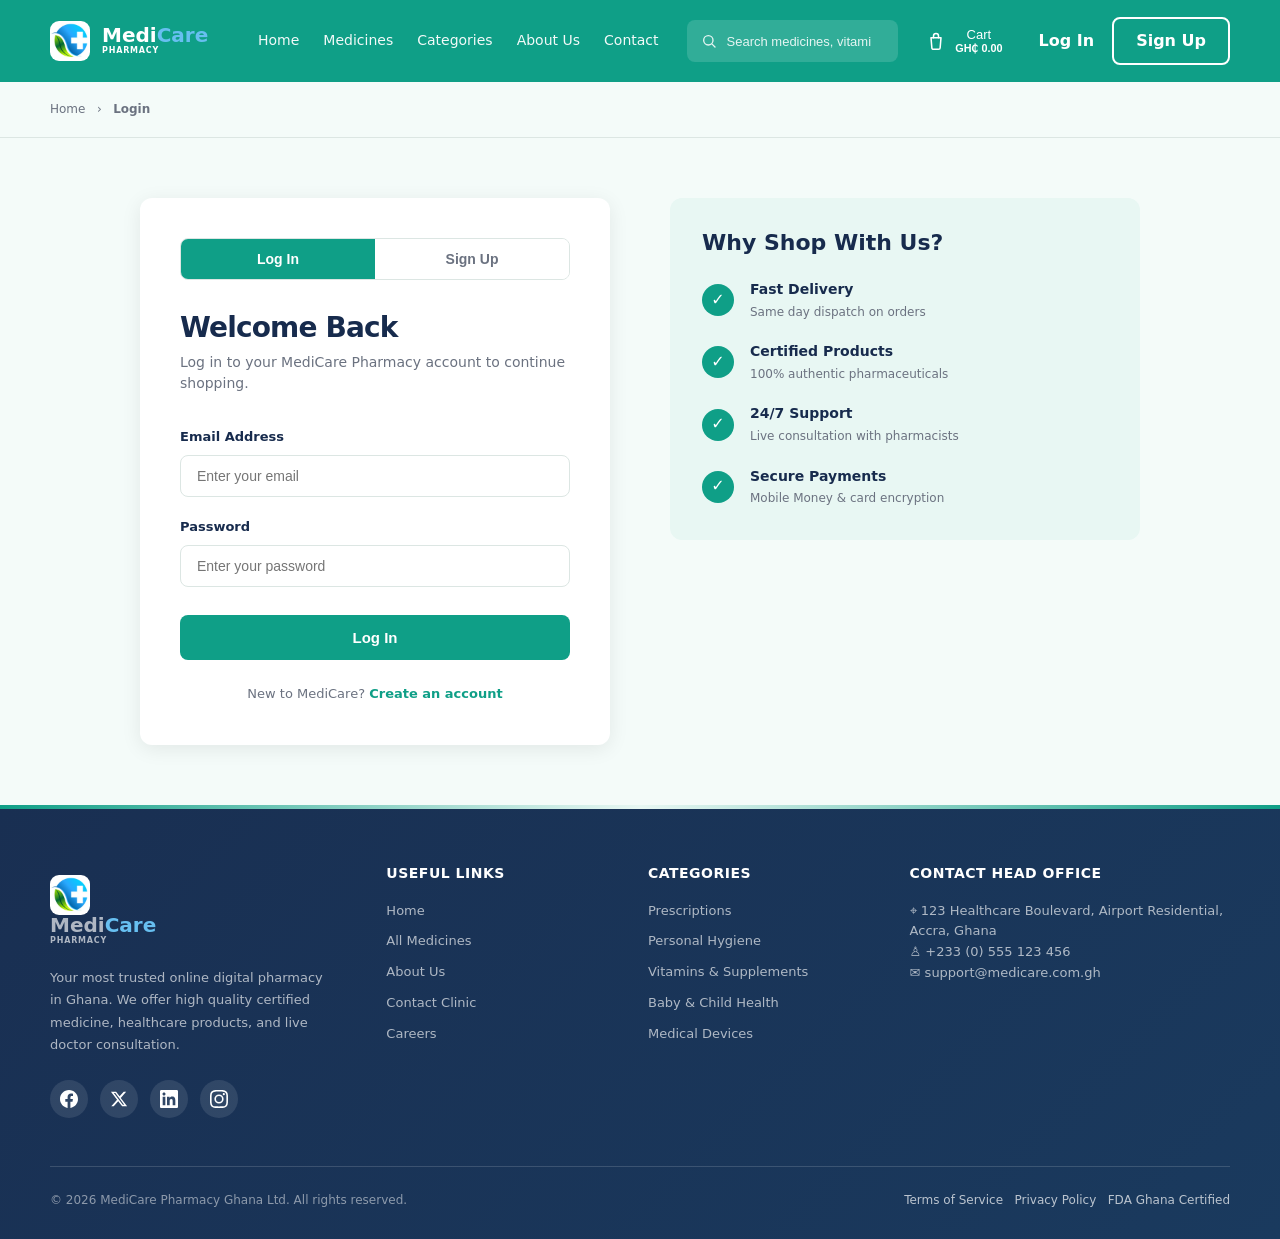
<file: checkout.html>
<!doctype html>
<html lang="en">
<head>
  <meta charset="utf-8">
  <meta name="viewport" content="width=device-width, initial-scale=1">
  <meta name="description" content="Checkout for MediCare Pharmacy Ghana">
  <title>Checkout — MediCare Pharmacy</title>
  <link rel="stylesheet" href="styles.css">
</head>
<body>
  <header class="site-header">
    <div class="container nav-shell">
      <a class="brand" href="index.html" aria-label="MediCare Pharmacy home">
        <img src="logo.jpg" alt="MediCare Pharmacy Logo" class="brand-logo">
        <span>
          <span class="brand-name">Medi<span>Care</span></span>
          <small>PHARMACY</small>
        </span>
      </a>
      <nav class="main-nav" aria-label="Primary navigation">
        <a href="index.html">Home</a>
        <a href="index.html#products">Medicines</a>
        <a href="index.html#categories">Categories</a>
        <a href="about.html">About Us</a>
        <a href="#contact">Contact</a>
      </nav>
      <label class="search-box" aria-label="Search medicines">
        <span aria-hidden="true">
          <svg class="icon-search" viewBox="0 0 24 24" width="16" height="16" fill="none" stroke="currentColor" stroke-width="2" stroke-linecap="round" stroke-linejoin="round" aria-hidden="true">
            <circle cx="11" cy="11" r="7"/>
            <line x1="21" y1="21" x2="16.65" y2="16.65"/>
          </svg>
        </span>
        <input id="searchInput" type="search" placeholder="Search medicines, vitamins...">
      </label>
      <button class="cart-chip" type="button" data-cart aria-label="Open cart">
        <svg class="icon-cart" viewBox="0 0 24 24" width="20" height="20" fill="none" stroke="currentColor" stroke-width="1.8" stroke-linecap="round" stroke-linejoin="round" aria-hidden="true">
          <path d="M6 8h12l-1 12a2 2 0 0 1-2 2H9a2 2 0 0 1-2-2L6 8Z"/>
          <path d="M9 8V6a3 3 0 0 1 6 0v2"/>
        </svg>
        <span class="cart-count" data-cart-count hidden>0</span>
        <span>Cart <small data-cart-total>GH₵ 0.00</small></span>
      </button>
      <div id="userAuthSection">
        <a class="signup-btn" href="login.html">Register</a>
      </div>
    </div>
  </header>

  <div class="page-intro">
    <div class="container">Home &nbsp; › &nbsp; <strong>Checkout</strong></div>
  </div>

  <main>
    <section class="checkout">
      <div class="container">
        <div class="checkout-progress">
          <div class="progress-step completed">
            <span class="step-number">1</span>
            <span class="step-label">Cart</span>
          </div>
          <div class="progress-line"></div>
          <div class="progress-step completed">
            <span class="step-number">2</span>
            <span class="step-label">Delivery</span>
          </div>
          <div class="progress-line"></div>
          <div class="progress-step active">
            <span class="step-number">3</span>
            <span class="step-label">Payment</span>
          </div>
          <div class="progress-line"></div>
          <div class="progress-step">
            <span class="step-number">4</span>
            <span class="step-label">Confirmation</span>
          </div>
        </div>

        <div class="checkout-grid">
          <div class="checkout-main">
            <div class="checkout-section">
              <h2>Delivery Address</h2>
              <button class="change-link hidden" id="changeAddressBtn">Change</button>
              <div class="address-display hidden" id="addressDisplay">
                <div class="address-name" id="displayRecipientName"></div>
                <div class="address-text" id="displayAddress"></div>
                <div class="address-phone" id="displayPhone"></div>
              </div>
              
              <form id="addressForm" class="address-form">
                <label>Full Name<input type="text" id="recipientName" required placeholder="Sarah Smith"></label>
                <label>Delivery Address<input type="text" id="deliveryAddress" required placeholder="House No 12, Airport West Lane, Accra"></label>
                <label>Phone Number<input type="tel" id="phoneNumber" required placeholder="+233 (0) 555 123 456"></label>
              </form>
            </div>

            <div class="checkout-section">
              <h2>Select Payment Method</h2>
              <div class="payment-methods">
                <label class="payment-option recommended">
                  <input type="radio" name="paymentMethod" value="momo" checked>
                  <div class="payment-card">
                    <div class="payment-header">
                      <strong>Mobile Money (MTN, Telecel, AT)</strong>
                      <span class="recommended-badge">RECOMMENDED</span>
                    </div>
                    <p class="payment-desc">Enter your Mobile Money phone number to receive payment prompt automatically.</p>
                    <div class="payment-details">
                      <label>Provider
                        <select id="momoProvider">
                          <option value="mtn">MTN MoMo</option>
                          <option value="telecel">Telecel Cash</option>
                          <option value="at">AT Money</option>
                        </select>
                      </label>
                      <label for="momoNumber">MoMo Number<input type="tel" id="momoNumber" name="momoNumber" inputmode="numeric" autocomplete="tel" placeholder="XXX XXX XXXX" maxlength="15" required><small class="field-help">Enter the number that should receive the payment prompt.</small></label>
                    </div>
                  </div>
                </label>

                <label class="payment-option">
                  <input type="radio" name="paymentMethod" value="card">
                  <div class="payment-card">
                    <div class="payment-header">
                      <strong>Credit / Debit Card</strong>
                      <div class="card-logos">
                        <span class="card-logo visa">VISA</span>
                        <span class="card-logo mastercard">Mastercard</span>
                      </div>
                    </div>
                    <p class="payment-desc">Pay securely with your credit or debit card.</p>
                    <div class="payment-details hidden" id="cardPaymentDetails">
<label for="cardNumber">Card Number<input type="text" id="cardNumber" name="cardNumber" inputmode="numeric" autocomplete="cc-number" placeholder="XXX XXXX XXXX XXXX XXXX" maxlength="19" required></label>
                      <div class="card-row">
                        <label for="expiryDate">Expiry Date<input type="text" id="expiryDate" name="expiryDate" inputmode="numeric" autocomplete="cc-exp" placeholder="MM/YY" maxlength="5" required></label>
                        <label for="cvv">CVV<input type="password" id="cvv" name="cvv" inputmode="numeric" autocomplete="cc-csc" placeholder="XXX" maxlength="3" minlength="3" required></label>
                      </div>
                    </div>
                  </div>
                </label>

                <script>
                  (function () {
                    function setPaymentFields(method) {
                      document.querySelectorAll('.payment-details').forEach(function (panel) {
                        panel.classList.toggle('hidden', !panel.closest('.payment-option').querySelector('input[name="paymentMethod"]').checked);
                      });
                      var momoPanel = document.querySelector('#momoNumber')?.closest('.payment-details');
                      var cardPanel = document.getElementById('cardPaymentDetails');
                      if (momoPanel) momoPanel.classList.toggle('hidden', method !== 'momo');
                      if (cardPanel) cardPanel.classList.toggle('hidden', method !== 'card');
                    }
                    document.querySelectorAll('input[name="paymentMethod"]').forEach(function (radio) {
                      radio.addEventListener('change', function () { setPaymentFields(this.value); });
                    });
                    setPaymentFields(document.querySelector('input[name="paymentMethod"]:checked')?.value || 'momo');
                  }());
                </script>
              </div>
            </div>
          </div>

          <div class="checkout-sidebar">
            <div class="order-summary-card">
              <h2>Order Summary</h2>
              <div id="checkoutItemsList" class="checkout-items"></div>
              <div class="summary-breakdown">
                <div class="summary-row">
                  <span>Subtotal</span>
                  <span id="checkoutSubtotal">GH₵ 0.00</span>
                </div>
                <div class="summary-row">
                  <span>Delivery Fee</span>
                  <span id="checkoutDeliveryFee">GH₵ 15.00</span>
                </div>
                <div class="summary-row">
                  <span>Discount (0%)</span>
                  <span id="checkoutDiscount">- GH₵ 0.00</span>
                </div>
                <div class="summary-row total-row">
                  <span>Total</span>
                  <strong id="checkoutTotal">GH₵ 0.00</strong>
                </div>
              </div>
              <p class="payment-note">Orders will require MoMo/M-Money confirmation or Prescription uploads for controlled items.</p>
              <button type="button" class="btn btn-primary checkout-btn" id="placeOrderBtn">Continue Checkout &amp; Pay</button>
            </div>
          </div>
        </div>
      </div>
    </section>
  </main>

  <footer class="site-footer" id="contact">
    <div class="container footer-grid">
      <div class="footer-brand">
        <a class="brand" href="index.html">
          <img src="logo.jpg" alt="MediCare Pharmacy Logo" class="brand-logo">
          <span>
            <span class="brand-name">Medi<span>Care</span></span>
            <small>PHARMACY</small>
          </span>
        </a>
        <p>Your most trusted online digital pharmacy in Ghana. We offer high quality certified medicine, healthcare products, and live doctor consultation.</p>
        <div class="socials">
          <a href="#" aria-label="Facebook" data-social="Facebook"><svg viewBox="0 0 24 24" width="18" height="18" fill="currentColor"><path d="M24 12.073c0-6.627-5.373-12-12-12s-12 5.373-12 12c0 5.99 4.388 10.954 10.125 11.854v-8.385H7.078v-3.47h3.047V9.43c0-3.007 1.792-4.669 4.533-4.669 1.312 0 2.686.235 2.686.235v2.953H15.83c-1.491 0-1.956.925-1.956 1.874v2.25h3.328l-.532 3.47h-2.796v8.385C19.612 23.027 24 18.062 24 12.073z"/></svg></a>
          <a href="#" aria-label="Twitter" data-social="Twitter"><svg viewBox="0 0 24 24" width="18" height="18" fill="currentColor"><path d="M18.244 2.25h3.308l-7.227 8.26 8.502 11.24H16.17l-5.214-6.817L4.99 21.75H1.68l7.73-8.835L1.254 2.25H8.08l4.713 6.231zm-1.161 17.52h1.833L7.084 4.126H5.117z"/></svg></a>
          <a href="#" aria-label="LinkedIn" data-social="LinkedIn"><svg viewBox="0 0 24 24" width="18" height="18" fill="currentColor"><path d="M20.447 20.452h-3.554v-5.569c0-1.328-.027-3.037-1.852-3.037-1.853 0-2.136 1.445-2.136 2.939v5.667H9.351V9h3.414v1.561h.046c.477-.9 1.637-1.85 3.37-1.85 3.601 0 4.267 2.37 4.267 5.455v6.286zM5.337 7.433c-1.144 0-2.063-.926-2.063-2.065 0-1.138.92-2.063 2.063-2.063 1.14 0 2.064.925 2.064 2.063 0 1.139-.925 2.065-2.064 2.065zm1.782 13.019H3.555V9h3.564v11.452zM22.225 0H1.771C.792 0 0 .774 0 1.729v20.542C0 23.227.792 24 1.771 24h20.451C23.2 24 24 23.227 24 22.271V1.729C24 .774 23.2 0 22.222 0h.003z"/></svg></a>
          <a href="#" aria-label="Instagram" data-social="Instagram"><svg viewBox="0 0 24 24" width="18" height="18" fill="currentColor"><path d="M12 2.163c3.204 0 3.584.012 4.85.07 3.252.148 4.771 1.691 4.919 4.919.058 1.265.069 1.645.069 4.849 0 3.205-.012 3.584-.069 4.849-.149 3.225-1.664 4.771-4.919 4.919-1.266.058-1.644.07-4.85.07-3.204 0-3.584-.012-4.849-.07-3.26-.149-4.771-1.699-4.919-4.92-.058-1.265-.07-1.644-.07-4.849 0-3.204.013-3.583.07-4.849.149-3.227 1.664-4.771 4.919-4.919 1.266-.057 1.645-.069 4.849-.069zM12 0C8.741 0 8.333.014 7.053.072 2.695.272.273 2.69.073 7.052.014 8.333 0 8.741 0 12c0 3.259.014 3.668.072 4.948.2 4.358 2.618 6.78 6.98 6.98C8.333 23.986 8.741 24 12 24c3.259 0 3.668-.014 4.948-.072 4.354-.2 6.782-2.618 6.979-6.98.059-1.28.073-1.689.073-4.948 0-3.259-.014-3.667-.072-4.947-.196-4.354-2.617-6.78-6.979-6.98C15.668.014 15.259 0 12 0zm0 5.838a6.162 6.162 0 100 12.324 6.162 6.162 0 000-12.324zM12 16a4 4 0 110-8 4 4 0 010 8zm6.406-11.845a1.44 1.44 0 100 2.881 1.44 1.44 0 000-2.881z"/></svg></a>
        </div>
      </div>
      <div>
        <h3>Useful Links</h3>
        <a href="index.html">Home</a>
        <a href="index.html#products">All Medicines</a>
        <a href="about.html">About Us</a>
        <a href="#contact">Contact Clinic</a>
        <a href="#" data-careers>Careers</a>
      </div>
      <div>
        <h3>Categories</h3>
        <a href="index.html#categories">Prescriptions</a>
        <a href="index.html#categories">Personal Hygiene</a>
        <a href="index.html#categories">Vitamins &amp; Supplements</a>
        <a href="index.html#categories">Baby &amp; Child Health</a>
        <a href="index.html#categories">Medical Devices</a>
      </div>
      <div>
        <h3>Contact Head Office</h3>
        <p>⌖ 123 Healthcare Boulevard, Airport Residential, Accra, Ghana</p>
        <p>♙ +233 (0) 555 123 456</p>
        <p>✉ support@medicare.com.gh</p>
      </div>
    </div>
    <div class="container footer-bottom">
      <span>© 2026 MediCare Pharmacy Ghana Ltd. All rights reserved.</span>
      <span>
        <a href="#" data-legal="Terms of Service">Terms of Service</a> &nbsp; 
        <a href="#" data-legal="Privacy Policy">Privacy Policy</a> &nbsp; 
        <a href="about.html#fda">FDA Ghana Certified</a>
      </span>
    </div>
  </footer>

  <div class="modal-overlay" id="authModal" hidden>
    <div class="modal" role="dialog" aria-modal="true" aria-labelledby="authModalTitle">
      <button class="modal-close" type="button" data-close-modal aria-label="Close dialog">&#10005;</button>
      <h2 id="authModalTitle" class="sr-only">Account access</h2>

      <div id="authTabs" class="modal-tabs">
        <button type="button" class="modal-tab active" data-auth-tab="login">Log In</button>
        <button type="button" class="modal-tab" data-auth-tab="signup">Sign Up</button>
      </div>

      <form id="loginForm" class="auth-form" data-auth-form="login" novalidate>
        <label>Email<input type="email" name="email" required placeholder="you@example.com"></label>
        <label>Password<input type="password" name="password" required minlength="6" placeholder="********"></label>
        <p class="form-error" data-form-error hidden></p>
        <button type="submit" class="btn btn-primary auth-submit">Log In</button>
        <p class="form-note">New to MediCare? <a href="login.html">Create an account</a></p>
      </form>

      <form id="signupForm" class="auth-form" data-auth-form="signup" hidden novalidate>
        <label>Full Name<input type="text" name="name" required placeholder="Ama Mensah"></label>
        <label>Email<input type="email" name="email" required placeholder="you@example.com"></label>
        <label>Password<input type="password" name="password" required minlength="6" placeholder="Create a password"></label>
        <p class="form-error" data-form-error hidden></p>
        <button type="submit" class="btn btn-primary auth-submit">Create Account</button>
        <p class="form-note">Already have an account? <a href="login.html">Log in</a></p>
      </form>

      <div class="account-view" id="accountView" hidden>
        <p class="account-greeting">Logged in as <strong id="accountName"></strong></p>
        <p class="form-note" id="accountEmail"></p>
        <button type="button" class="btn btn-secondary" id="logoutBtn">Log Out</button>
      </div>
    </div>
  </div>

  <div class="modal-overlay" id="cartModal" hidden>
    <div class="modal cart-modal" role="dialog" aria-modal="true" aria-labelledby="cartModalTitle">
      <button class="modal-close" type="button" data-close-modal aria-label="Close dialog">&#10005;</button>
      <h2 id="cartModalTitle">Your Cart</h2>
      <div class="cart-items" id="cartItemsList"></div>
      <div class="cart-summary"><span>Total</span><strong id="cartModalTotal">GH&#8373; 0.00</strong></div>
      <button type="button" class="btn btn-primary cart-checkout" id="checkoutBtn">Checkout</button>
    </div>
  </div>
  <style>
    .field-help { display: block; margin-top: .35rem; color: #6b7280; font-size: .78rem; font-weight: 400; }
    .payment-details input { transition: border-color .2s ease, box-shadow .2s ease, background-color .2s ease; }
    .payment-details input:focus { border-color: #0f9f87; box-shadow: 0 0 0 3px rgba(15,159,135,.15); outline: none; }
    .payment-details { display: block !important; padding-top: .75rem; }
    .payment-details.hidden { display: none !important; }
    .payment-details input, .payment-details select { display: block !important; visibility: visible !important; width: 100%; box-sizing: border-box; }
    #cardPaymentDetails { display: none !important; }
    #cardPaymentDetails:not(.hidden) { display: block !important; }
    .payment-details input:invalid:not(:placeholder-shown) { border-color: #d9534f; }
  </style>
  <script src="script.js" defer></script>
</body>
</html>
</file>
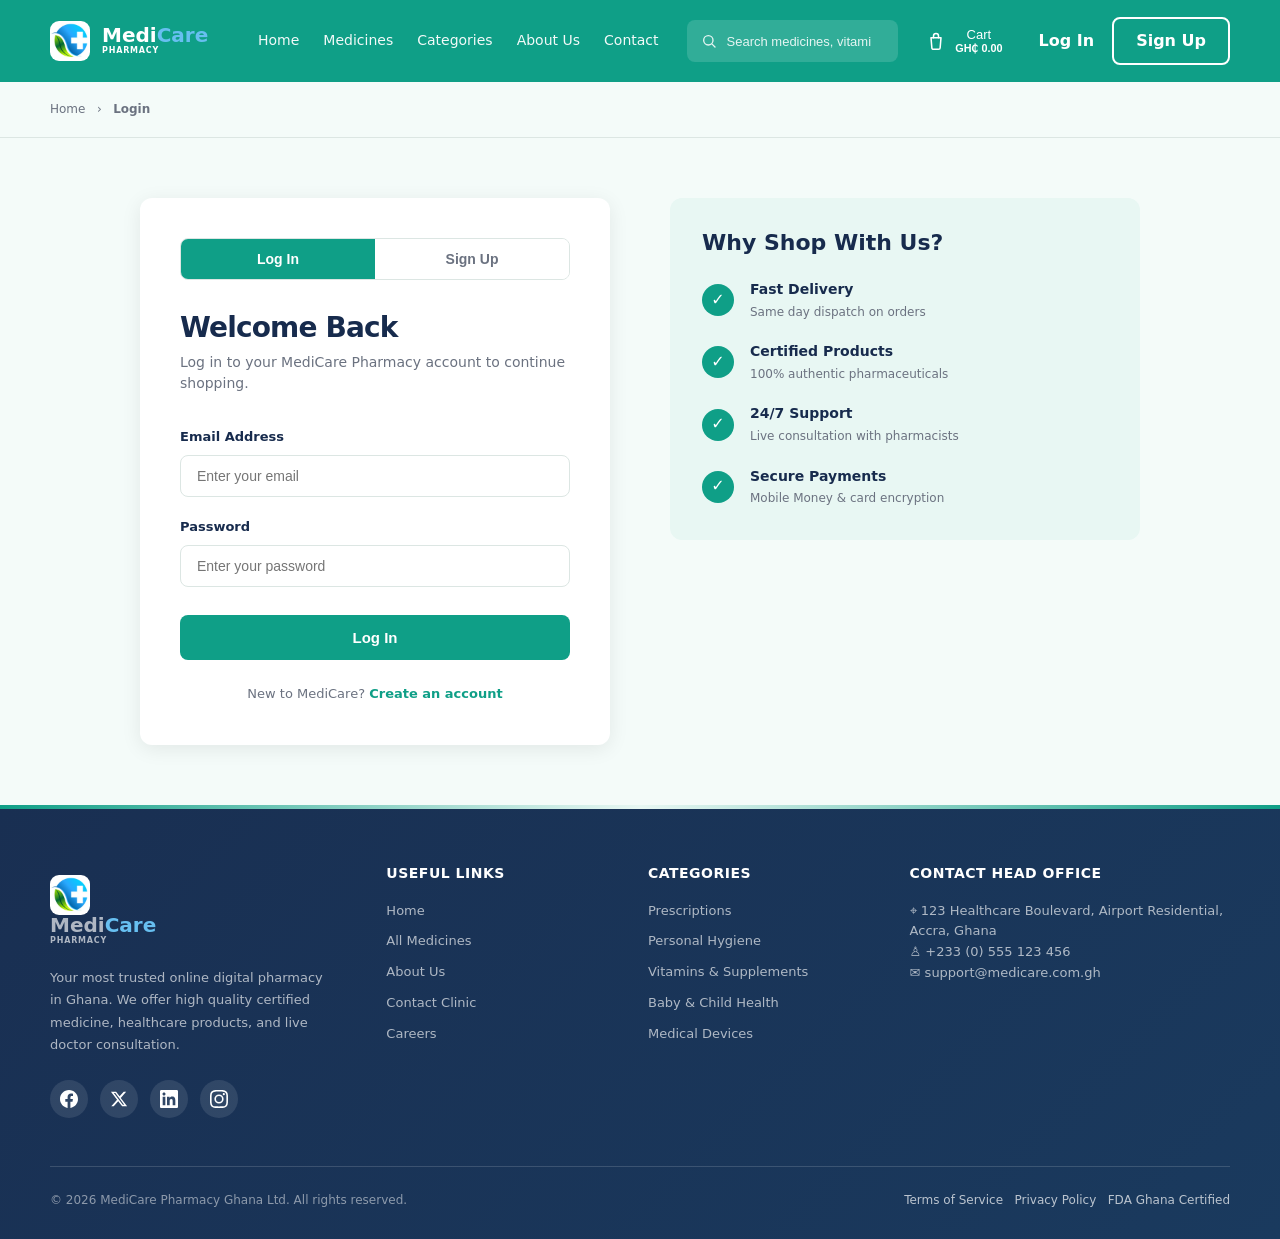
<file: login.html>
<!doctype html>
<html lang="en">
<head>
  <meta charset="utf-8">
  <meta name="viewport" content="width=device-width, initial-scale=1">
  <meta name="description" content="Login to MediCare Pharmacy Ghana">
  <title>Login — MediCare Pharmacy</title>
  <link rel="stylesheet" href="styles.css">
</head>
<body>
  <header class="site-header">
    <div class="container nav-shell">
      <a class="brand" href="index.html" aria-label="MediCare Pharmacy home">
        <img src="logo.jpg" alt="MediCare Pharmacy Logo" class="brand-logo">
        <span>
          <span class="brand-name">Medi<span>Care</span></span>
          <small>PHARMACY</small>
        </span>
      </a>
      <nav class="main-nav" aria-label="Primary navigation">
        <a href="index.html">Home</a>
        <a href="index.html#products">Medicines</a>
        <a href="index.html#categories">Categories</a>
        <a href="about.html">About Us</a>
        <a href="#contact">Contact</a>
      </nav>
      <label class="search-box" aria-label="Search medicines">
        <span aria-hidden="true">
          <svg class="icon-search" viewBox="0 0 24 24" width="16" height="16" fill="none" stroke="currentColor" stroke-width="2" stroke-linecap="round" stroke-linejoin="round" aria-hidden="true">
            <circle cx="11" cy="11" r="7"/>
            <line x1="21" y1="21" x2="16.65" y2="16.65"/>
          </svg>
        </span>
        <input id="searchInput" type="search" placeholder="Search medicines, vitamins...">
      </label>
      <button class="cart-chip" type="button" data-cart aria-label="Open cart">
        <svg class="icon-cart" viewBox="0 0 24 24" width="20" height="20" fill="none" stroke="currentColor" stroke-width="1.8" stroke-linecap="round" stroke-linejoin="round" aria-hidden="true">
          <path d="M6 8h12l-1 12a2 2 0 0 1-2 2H9a2 2 0 0 1-2-2L6 8Z"/>
          <path d="M9 8V6a3 3 0 0 1 6 0v2"/>
        </svg>
        <span class="cart-count" data-cart-count hidden>0</span>
        <span>Cart <small data-cart-total>GH₵ 0.00</small></span>
      </button>
      <div id="userAuthSection">
        <a class="signup-btn" href="Register.html">Register</a>
      </div>
    </div>
  </header>

  <div class="page-intro">
    <div class="container">Home &nbsp; › &nbsp; <strong>Login</strong></div>
  </div>

  <main>
    <section class="auth-page">
      <div class="container">
        <div class="auth-container">
          <div class="auth-card">
            <div class="auth-toggle">
              <button type="button" class="auth-toggle-btn active" data-auth-tab="login">Log In</button>
              <button type="button" class="auth-toggle-btn" data-auth-tab="signup">Sign Up</button>
            </div>

            <div class="auth-view" id="loginView">
              <h1>Welcome Back</h1>
              <p class="auth-subtitle">Log in to your MediCare Pharmacy account to continue shopping.</p>

              <form id="loginForm" class="auth-form-page" novalidate>
                <label>Email Address<input type="email" name="email" required placeholder="Enter your email"></label>
                <label>Password<input type="password" name="password" required minlength="6" placeholder="Enter your password"></label>
                <p class="form-error" data-form-error hidden></p>
                <button type="submit" class="btn btn-primary auth-submit">Log In</button>
              </form>
              <p class="auth-footer">New to MediCare? <a href="#" data-auth-switch="signup">Create an account</a></p>
            </div>

            <div class="auth-view hidden" id="signupView">
              <h1>Create Account</h1>
              <p class="auth-subtitle">Join MediCare Pharmacy for a seamless healthcare shopping experience.</p>

              <form id="signupForm" class="auth-form-page" novalidate>
                <label>Full Name<input type="text" name="name" required placeholder="Enter your full name"></label>
                <label>Email Address<input type="email" name="email" required placeholder="Enter your email"></label>
                <label>Password<input type="password" name="password" required minlength="6" placeholder="Create a password"></label>
                <p class="form-error" data-form-error hidden></p>
                <button type="submit" class="btn btn-primary auth-submit">Create Account</button>
              </form>
              <p class="auth-footer">Already have an account? <a href="#" data-auth-switch="login">Log in</a></p>
            </div>
          </div>      
          <div class="auth-benefits">
            <h2>Why Shop With Us?</h2>
            <ul class="benefits-list">
              <li>
                <span class="benefit-icon">✓</span>
                <div>
                  <strong>Fast Delivery</strong>
                  <small>Same day dispatch on orders</small>
                </div>
              </li>
              <li>
                <span class="benefit-icon">✓</span>
                <div>
                  <strong>Certified Products</strong>
                  <small>100% authentic pharmaceuticals</small>
                </div>
              </li>
              <li>
                <span class="benefit-icon">✓</span>
                <div>
                  <strong>24/7 Support</strong>
                  <small>Live consultation with pharmacists</small>
                </div>
              </li>
              <li>
                <span class="benefit-icon">✓</span>
                <div>
                  <strong>Secure Payments</strong>
                  <small>Mobile Money & card encryption</small>
                </div>
              </li>
            </ul>
          </div>
        </div>
      </div>
    </section>
  </main>

  <!-- Login Success Modal -->
  <div class="modal-overlay" id="loginSuccessModal" hidden>
    <div class="modal welcome-modal" role="dialog" aria-modal="true">
      <div class="welcome-header">
        <div class="welcome-icon"></div>
        <h2>Welcome Back!</h2>
      </div>
      <div class="welcome-content">
        <p id="loginSuccessMessage">Hello!</p>
        <p class="welcome-subtext">You're now logged in and ready to shop.</p>
      </div>
      <button type="button" class="btn btn-primary" id="continueBtn">Continue Shopping</button>
    </div>
  </div>

  <footer class="site-footer" id="contact">
    <div class="container footer-grid">
      <div class="footer-brand">
        <a class="brand" href="index.html">
          <img src="logo.jpg" alt="MediCare Pharmacy Logo" class="brand-logo">
          <span>
            <span class="brand-name">Medi<span>Care</span></span>
            <small>PHARMACY</small>
          </span>
        </a>
        <p>Your most trusted online digital pharmacy in Ghana. We offer high quality certified medicine, healthcare products, and live doctor consultation.</p>
        <div class="socials">
          <a href="#" aria-label="Facebook" data-social="Facebook"><svg viewBox="0 0 24 24" width="18" height="18" fill="currentColor"><path d="M24 12.073c0-6.627-5.373-12-12-12s-12 5.373-12 12c0 5.99 4.388 10.954 10.125 11.854v-8.385H7.078v-3.47h3.047V9.43c0-3.007 1.792-4.669 4.533-4.669 1.312 0 2.686.235 2.686.235v2.953H15.83c-1.491 0-1.956.925-1.956 1.874v2.25h3.328l-.532 3.47h-2.796v8.385C19.612 23.027 24 18.062 24 12.073z"/></svg></a>
          <a href="#" aria-label="Twitter" data-social="Twitter"><svg viewBox="0 0 24 24" width="18" height="18" fill="currentColor"><path d="M18.244 2.25h3.308l-7.227 8.26 8.502 11.24H16.17l-5.214-6.817L4.99 21.75H1.68l7.73-8.835L1.254 2.25H8.08l4.713 6.231zm-1.161 17.52h1.833L7.084 4.126H5.117z"/></svg></a>
          <a href="#" aria-label="LinkedIn" data-social="LinkedIn"><svg viewBox="0 0 24 24" width="18" height="18" fill="currentColor"><path d="M20.447 20.452h-3.554v-5.569c0-1.328-.027-3.037-1.852-3.037-1.853 0-2.136 1.445-2.136 2.939v5.667H9.351V9h3.414v1.561h.046c.477-.9 1.637-1.85 3.37-1.85 3.601 0 4.267 2.37 4.267 5.455v6.286zM5.337 7.433c-1.144 0-2.063-.926-2.063-2.065 0-1.138.92-2.063 2.063-2.063 1.14 0 2.064.925 2.064 2.063 0 1.139-.925 2.065-2.064 2.065zm1.782 13.019H3.555V9h3.564v11.452zM22.225 0H1.771C.792 0 0 .774 0 1.729v20.542C0 23.227.792 24 1.771 24h20.451C23.2 24 24 23.227 24 22.271V1.729C24 .774 23.2 0 22.222 0h.003z"/></svg></a>
          <a href="#" aria-label="Instagram" data-social="Instagram"><svg viewBox="0 0 24 24" width="18" height="18" fill="currentColor"><path d="M12 2.163c3.204 0 3.584.012 4.85.07 3.252.148 4.771 1.691 4.919 4.919.058 1.265.069 1.645.069 4.849 0 3.205-.012 3.584-.069 4.849-.149 3.225-1.664 4.771-4.919 4.919-1.266.058-1.644.07-4.85.07-3.204 0-3.584-.012-4.849-.07-3.26-.149-4.771-1.699-4.919-4.92-.058-1.265-.07-1.644-.07-4.849 0-3.204.013-3.583.07-4.849.149-3.227 1.664-4.771 4.919-4.919 1.266-.057 1.645-.069 4.849-.069zM12 0C8.741 0 8.333.014 7.053.072 2.695.272.273 2.69.073 7.052.014 8.333 0 8.741 0 12c0 3.259.014 3.668.072 4.948.2 4.358 2.618 6.78 6.98 6.98C8.333 23.986 8.741 24 12 24c3.259 0 3.668-.014 4.948-.072 4.354-.2 6.782-2.618 6.979-6.98.059-1.28.073-1.689.073-4.948 0-3.259-.014-3.667-.072-4.947-.196-4.354-2.617-6.78-6.979-6.98C15.668.014 15.259 0 12 0zm0 5.838a6.162 6.162 0 100 12.324 6.162 6.162 0 000-12.324zM12 16a4 4 0 110-8 4 4 0 010 8zm6.406-11.845a1.44 1.44 0 100 2.881 1.44 1.44 0 000-2.881z"/></svg></a>
        </div>
      </div>
      <div>
        <h3>Useful Links</h3>
        <a href="index.html">Home</a>
        <a href="index.html#products">All Medicines</a>
        <a href="about.html">About Us</a>
        <a href="#contact">Contact Clinic</a>
        <a href="#" data-careers>Careers</a>
      </div>
      <div>
        <h3>Categories</h3>
        <a href="index.html#categories">Prescriptions</a>
        <a href="index.html#categories">Personal Hygiene</a>
        <a href="index.html#categories">Vitamins &amp; Supplements</a>
        <a href="index.html#categories">Baby &amp; Child Health</a>
        <a href="index.html#categories">Medical Devices</a>
      </div>
      <div>
        <h3>Contact Head Office</h3>
        <p>⌖ 123 Healthcare Boulevard, Airport Residential, Accra, Ghana</p>
        <p>♙ +233 (0) 555 123 456</p>
        <p>✉ support@medicare.com.gh</p>
      </div>
    </div>
    <div class="container footer-bottom">
      <span>© 2026 MediCare Pharmacy Ghana Ltd. All rights reserved.</span>
      <span>
        <a href="#" data-legal="Terms of Service">Terms of Service</a> &nbsp; 
        <a href="#" data-legal="Privacy Policy">Privacy Policy</a> &nbsp; 
        <a href="about.html#fda">FDA Ghana Certified</a>
      </span>
    </div>
  </footer>

  <div class="modal-overlay" id="authModal" hidden>
    <div class="modal" role="dialog" aria-modal="true" aria-labelledby="authModalTitle">
      <button class="modal-close" type="button" data-close-modal aria-label="Close dialog">&#10005;</button>
      <h2 id="authModalTitle" class="sr-only">Account access</h2>

      <div id="authTabs" class="modal-tabs">
        <button type="button" class="modal-tab active" data-auth-tab="login">Log In</button>
        <button type="button" class="modal-tab" data-auth-tab="signup">Sign Up</button>
      </div>

      <form id="loginForm" class="auth-form" data-auth-form="login" novalidate>
        <label>Email<input type="email" name="email" required placeholder="Enter your email"></label>
        <label>Password<input type="password" name="password" required minlength="6" placeholder="********"></label>
        <p class="form-error" data-form-error hidden></p>
        <button type="submit" class="btn btn-primary auth-submit">Log In</button>
        <p class="form-note">New to MediCare? <a href="signup.html" data-auth-switch="signup">Create an account</a></p>
      </form>

      <form id="signupForm" class="auth-form" data-auth-form="signup" hidden novalidate>
        <label>Full Name<input type="text" name="name" required placeholder="Enter your name"></label>
        <label>Email<input type="email" name="email" required placeholder="Enter your email"></label>
        <label>Password<input type="password" name="password" required minlength="6" placeholder="Create a password"></label>
        <p class="form-error" data-form-error hidden></p>
        <button type="submit" class="btn btn-primary auth-submit">Create Account</button>
        <p class="form-note">Already have an account? <a href="login.html" data-auth-switch="login">Log in</a></p>
      </form>

      <div class="account-view" id="accountView" hidden>
        <p class="account-greeting">Logged in as <strong id="accountName"></strong></p>
        <p class="form-note" id="accountEmail"></p>
        <button type="button" class="btn btn-secondary" id="logoutBtn">Log Out</button>
      </div>
    </div>
  </div>

  <div class="modal-overlay" id="cartModal" hidden>
    <div class="modal cart-modal" role="dialog" aria-modal="true" aria-labelledby="cartModalTitle">
      <button class="modal-close" type="button" data-close-modal aria-label="Close dialog">&#10005;</button>
      <h2 id="cartModalTitle">Your Cart</h2>
      <div class="cart-items" id="cartItemsList"></div>
      <div class="cart-summary"><span>Total</span><strong id="cartModalTotal">GH&#8373; 0.00</strong></div>
      <button type="button" class="btn btn-primary cart-checkout" id="checkoutBtn">Checkout</button>
    </div>
  </div>
  <script src="script.js" defer></script>
</body>
</html>
</file>
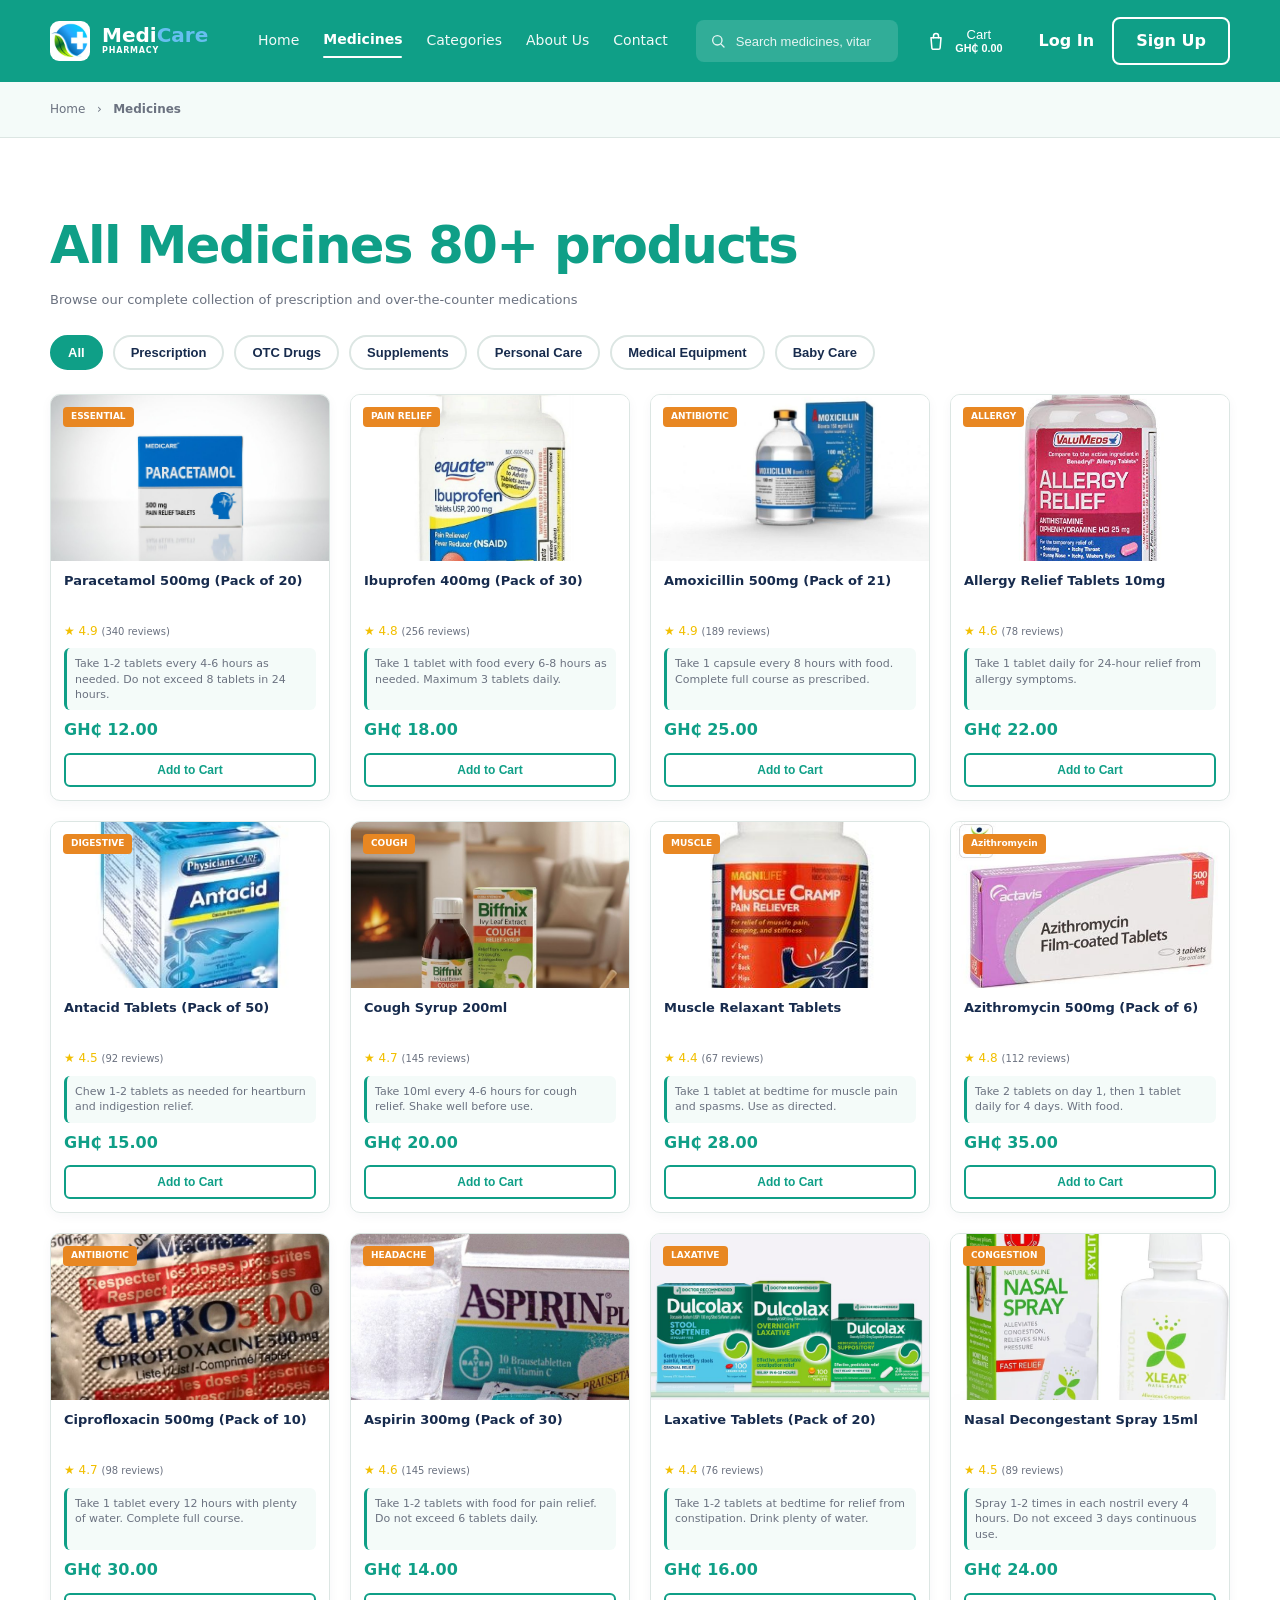
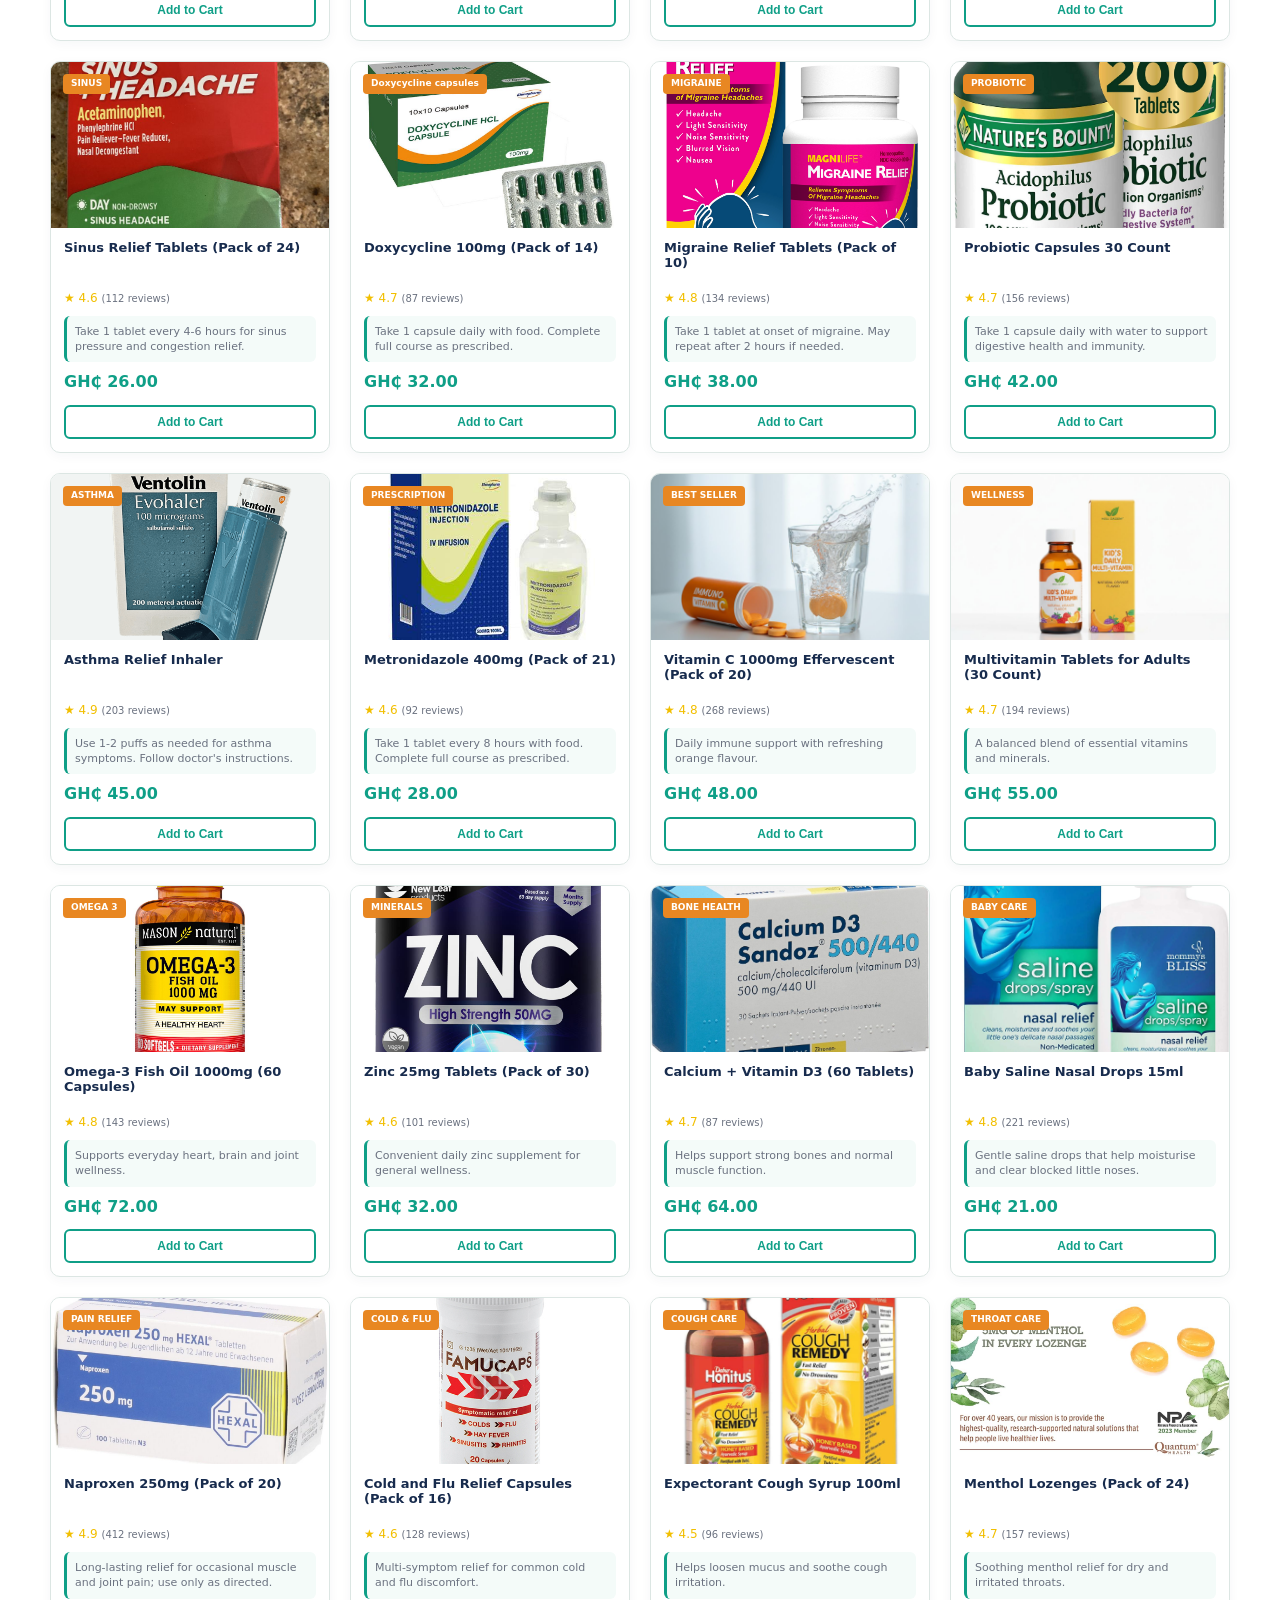
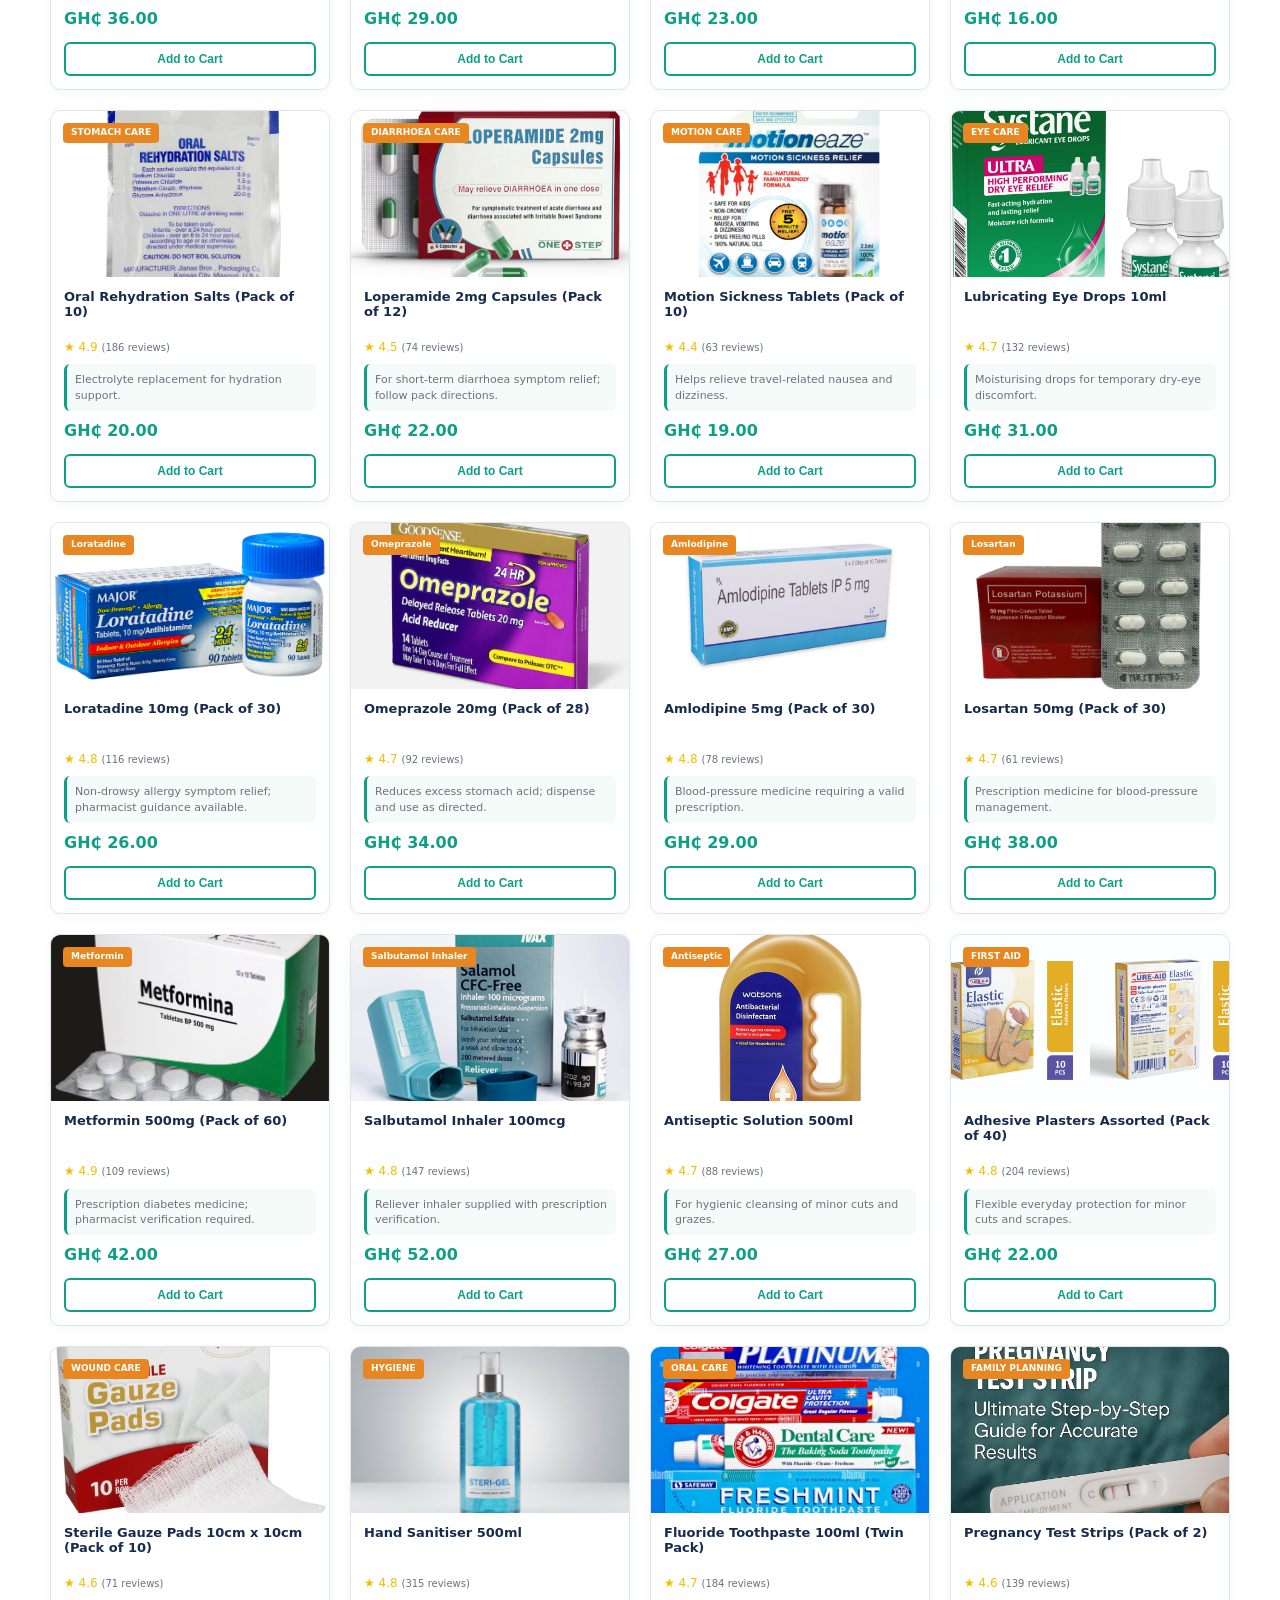
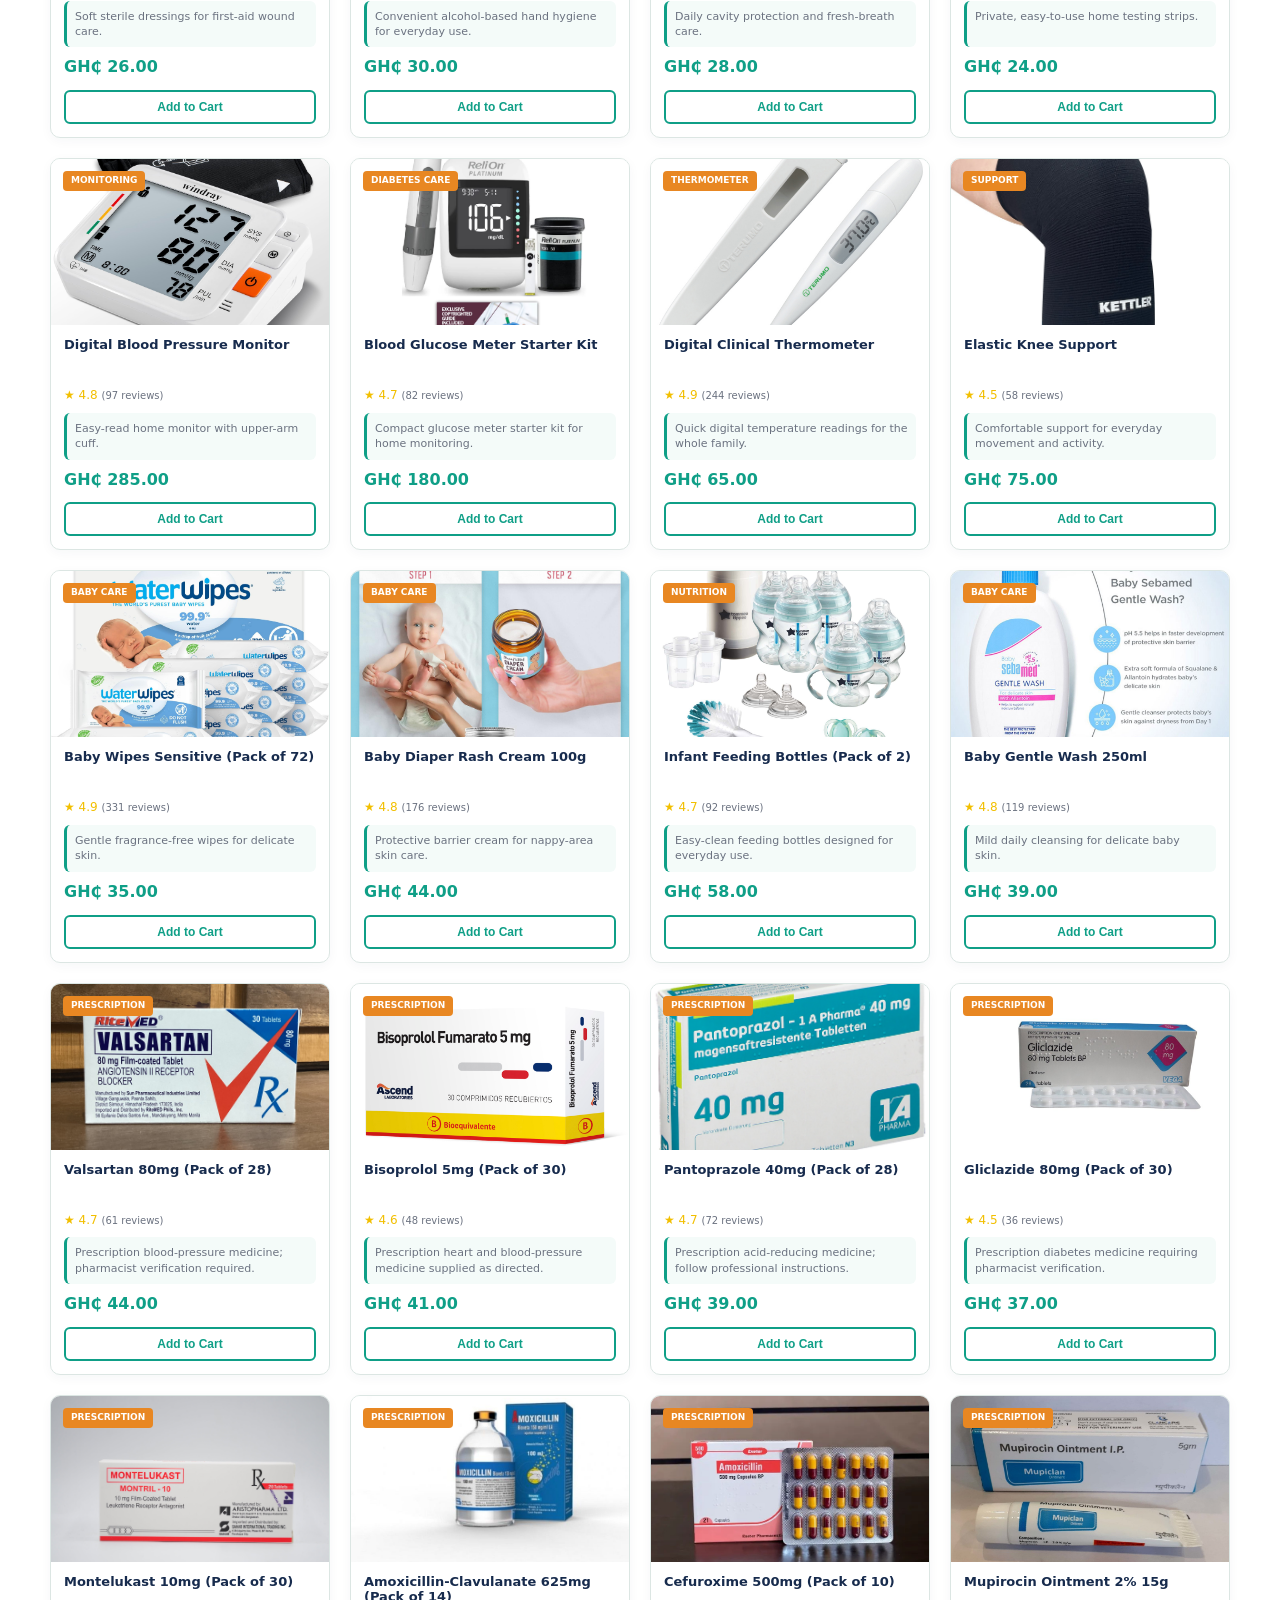
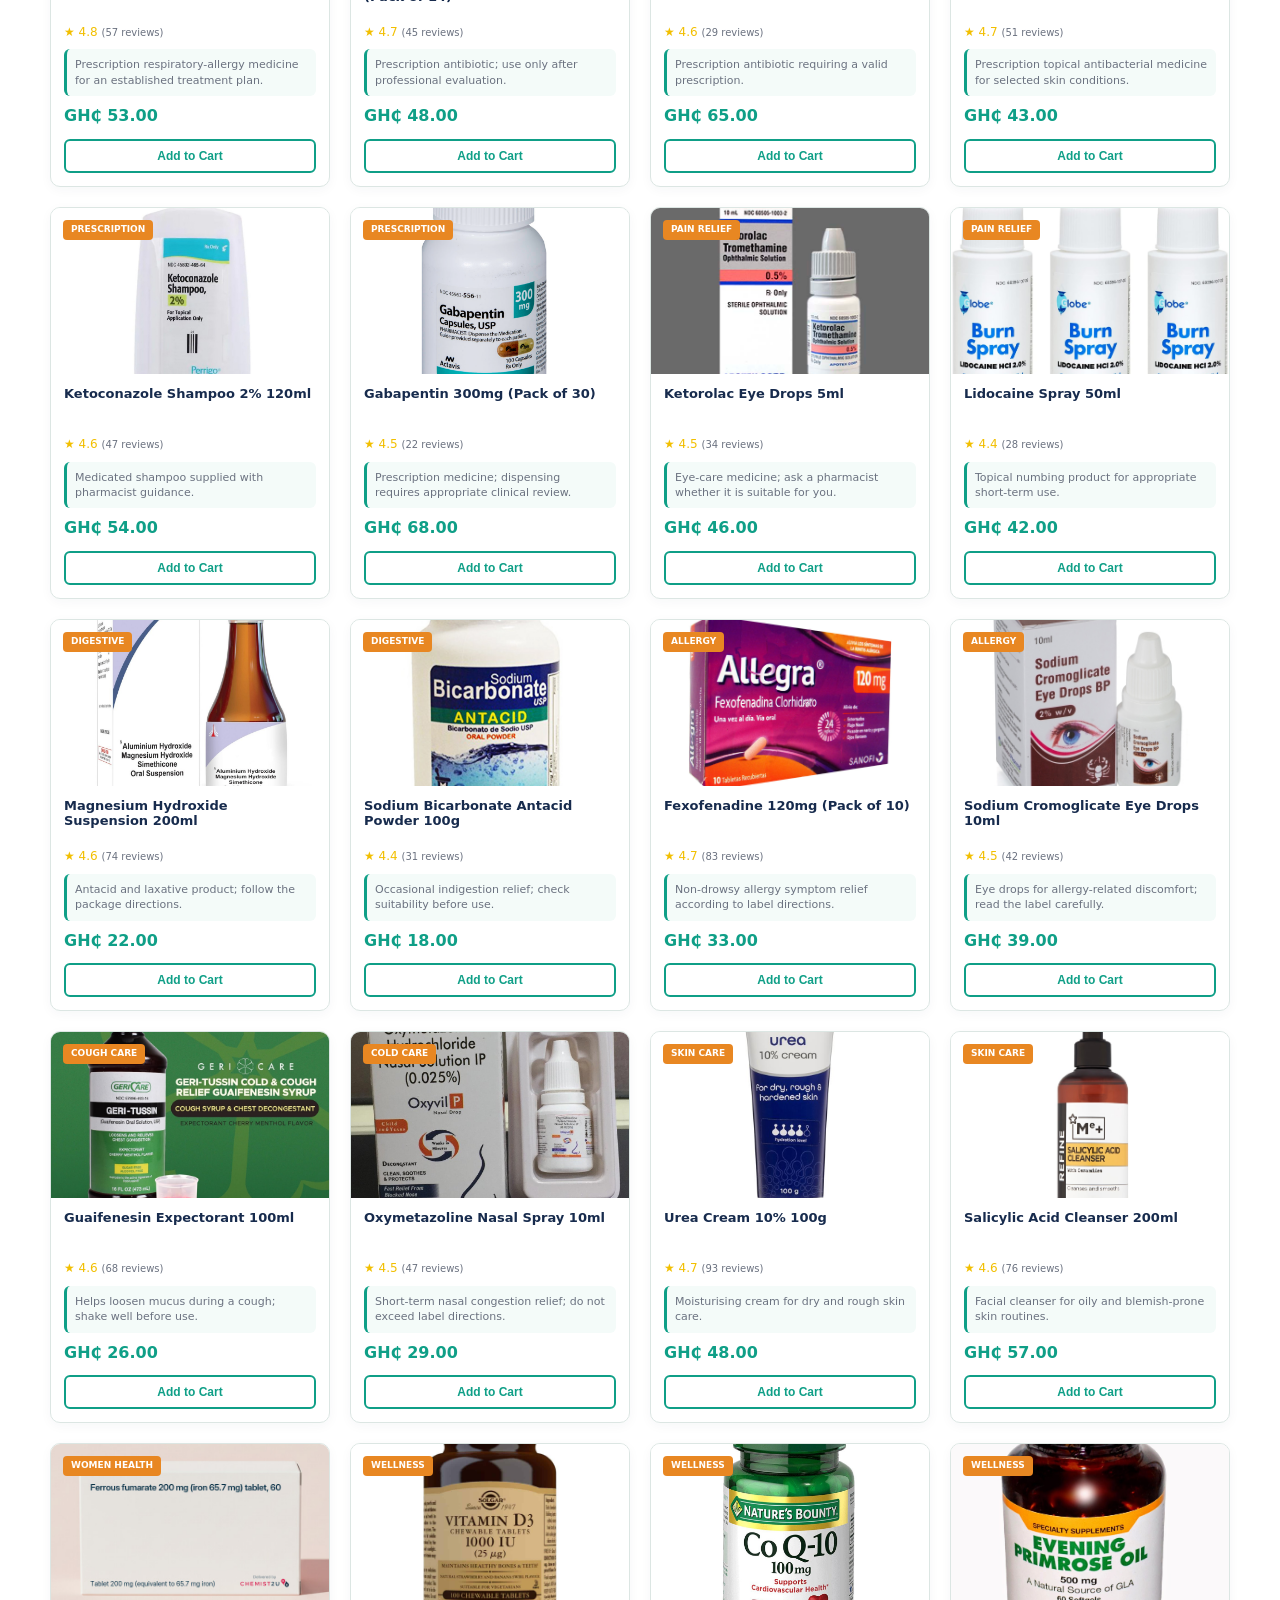
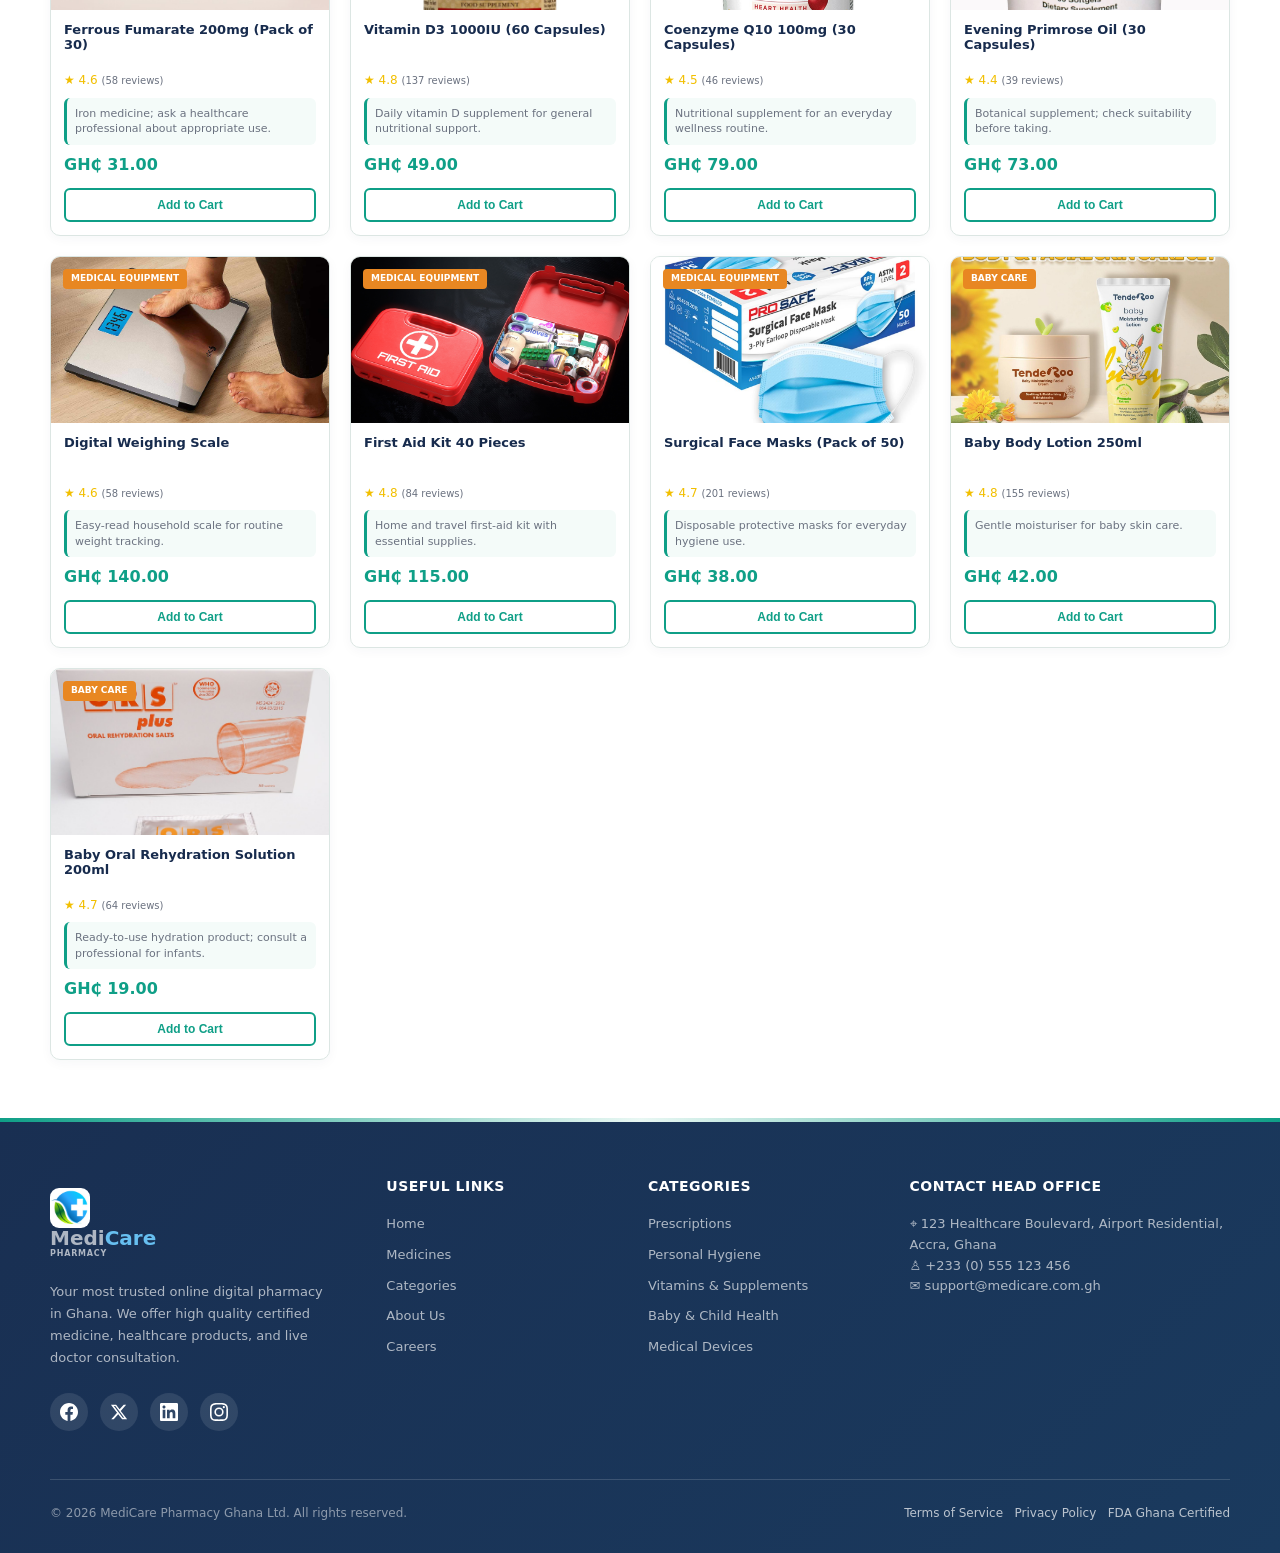
<file: medicines.html>
<!doctype html>
<html lang="en">
<head>
<meta charset="utf-8"/>
<meta content="width=device-width, initial-scale=1" name="viewport"/>
<meta content="Browse all medicines at MediCare Pharmacy Ghana. Prescription drugs, OTC medications, pain relief, antibiotics, and more with fast delivery." name="description"/>
<title>Medicines — MediCare Pharmacy</title>
<link href="styles.css" rel="stylesheet"/>
</head>
<body>
<header class="site-header">
<div class="container nav-shell">
<a aria-label="MediCare Pharmacy home" class="brand" href="index.html">
<img alt="MediCare Pharmacy Logo" class="brand-logo" src="logo.jpg"/>
<span>
<span class="brand-name">Medi<span>Care</span></span>
<small>PHARMACY</small>
</span>
</a>
<nav aria-label="Primary navigation" class="main-nav">
<a href="index.html">Home</a>
<a class="active" href="medicines.html">Medicines</a>
<a href="categories.html">Categories</a>
<a href="about.html">About Us</a>
<a href="#contact">Contact</a>
</nav>
<label aria-label="Search medicines" class="search-box">
<span aria-hidden="true">
<svg aria-hidden="true" class="icon-search" fill="none" height="16" stroke="currentColor" stroke-linecap="round" stroke-linejoin="round" stroke-width="2" viewbox="0 0 24 24" width="16">
<circle cx="11" cy="11" r="7"></circle>
<line x1="21" x2="16.65" y1="21" y2="16.65"></line>
</svg>
</span>
<input id="searchInput" placeholder="Search medicines, vitamins..." type="search"/>
</label>
<button aria-label="Open cart" class="cart-chip" data-cart="" type="button">
<svg aria-hidden="true" class="icon-cart" fill="none" height="20" stroke="currentColor" stroke-linecap="round" stroke-linejoin="round" stroke-width="1.8" viewbox="0 0 24 24" width="20">
<path d="M6 8h12l-1 12a2 2 0 0 1-2 2H9a2 2 0 0 1-2-2L6 8Z"></path>
<path d="M9 8V6a3 3 0 0 1 6 0v2"></path>
</svg>
<span class="cart-count" data-cart-count="" hidden="">0</span>
<span>Cart <small data-cart-total="">GH₵ 0.00</small></span>
</button>
<div id="userAuthSection">
<a class="signup-btn" href="login.html">Register</a>
</div>
</div>
</header>
<div class="page-intro">
<div class="container">Home   ›   <strong>Medicines</strong></div>
</div>
<main>
<section class="section section-white">
<div class="container">
<div class="section-heading">
<div>
<h1 id="categoryTitle">All Medicines <span class="catalog-count">80+ products</span></h1>
<p id="categorySubtitle">Browse our complete collection of prescription and over-the-counter medications</p>
</div>
</div>
<div class="category-filter">
<button class="filter-btn active" data-filter="all">All</button>
<button class="filter-btn" data-filter="prescription">Prescription</button>
<button class="filter-btn" data-filter="otc">OTC Drugs</button>
<button class="filter-btn" data-filter="supplements">Supplements</button>
<button class="filter-btn" data-filter="personal-care">Personal Care</button>
<button class="filter-btn" data-filter="medical-equipment">Medical Equipment</button>
<button class="filter-btn" data-filter="baby-care">Baby Care</button>
</div>
<div class="product-grid" id="productGrid">
<article class="product-card" data-category="otc">
<div class="product-image">
<span class="badge">ESSENTIAL</span>
<img alt="Paracetamol 500mg pack" src="paracetamol.jpg"/>
</div>
<div class="product-copy">
<h3>Paracetamol 500mg (Pack of 20)</h3>
<p class="rating">★ 4.9 <small>(340 reviews)</small></p>
<p class="usage">Take 1-2 tablets every 4-6 hours as needed. Do not exceed 8 tablets in 24 hours.</p>
<strong class="price">GH₵ 12.00</strong>
<button class="outline-btn" data-add-to-cart="" data-name="Paracetamol 500mg (Pack of 20)" data-price="12" type="button">Add to Cart</button>
</div>
</article>
<article class="product-card" data-category="otc">
<div class="product-image">
<span class="badge">PAIN RELIEF</span>
<img alt="Ibuprofen 400mg tablets" loading="lazy" src="ibuprofen.jpg"/>
</div>
<div class="product-copy">
<h3>Ibuprofen 400mg (Pack of 30)</h3>
<p class="rating">★ 4.8 <small>(256 reviews)</small></p>
<p class="usage">Take 1 tablet with food every 6-8 hours as needed. Maximum 3 tablets daily.</p>
<strong class="price">GH₵ 18.00</strong>
<button class="outline-btn" data-add-to-cart="" data-name="Ibuprofen 400mg (Pack of 30)" data-price="18" type="button">Add to Cart</button>
</div>
</article>
<article class="product-card" data-category="prescription">
<div class="product-image">
<span class="badge">ANTIBIOTIC</span>
<img alt="Amoxicillin capsules" loading="lazy" src="amoxicillin.jpg"/>
</div>
<div class="product-copy">
<h3>Amoxicillin 500mg (Pack of 21)</h3>
<p class="rating">★ 4.9 <small>(189 reviews)</small></p>
<p class="usage">Take 1 capsule every 8 hours with food. Complete full course as prescribed.</p>
<strong class="price">GH₵ 25.00</strong>
<button class="outline-btn" data-add-to-cart="" data-name="Amoxicillin 500mg (Pack of 21)" data-price="25" type="button">Add to Cart</button>
</div>
</article>
<article class="product-card" data-category="otc">
<div class="product-image">
<span class="badge">ALLERGY</span>
<img alt="Allergy relief tablets" loading="lazy" src="allergy relief.jpg"/>
</div>
<div class="product-copy">
<h3>Allergy Relief Tablets 10mg</h3>
<p class="rating">★ 4.6 <small>(78 reviews)</small></p>
<p class="usage">Take 1 tablet daily for 24-hour relief from allergy symptoms.</p>
<strong class="price">GH₵ 22.00</strong>
<button class="outline-btn" data-add-to-cart="" data-name="Allergy Relief Tablets 10mg" data-price="22" type="button">Add to Cart</button>
</div>
</article>
<article class="product-card" data-category="otc">
<div class="product-image">
<span class="badge">DIGESTIVE</span>
<img alt="Antacid tablets" loading="lazy" src="antacid tablets.jpg"/>
</div>
<div class="product-copy">
<h3>Antacid Tablets (Pack of 50)</h3>
<p class="rating">★ 4.5 <small>(92 reviews)</small></p>
<p class="usage">Chew 1-2 tablets as needed for heartburn and indigestion relief.</p>
<strong class="price">GH₵ 15.00</strong>
<button class="outline-btn" data-add-to-cart="" data-name="Antacid Tablets (Pack of 50)" data-price="15" type="button">Add to Cart</button>
</div>
</article>
<article class="product-card" data-category="otc">
<div class="product-image">
<span class="badge">COUGH</span>
<img alt="Cough syrup" loading="lazy" src="cough syrup.jpg"/>
</div>
<div class="product-copy">
<h3>Cough Syrup 200ml</h3>
<p class="rating">★ 4.7 <small>(145 reviews)</small></p>
<p class="usage">Take 10ml every 4-6 hours for cough relief. Shake well before use.</p>
<strong class="price">GH₵ 20.00</strong>
<button class="outline-btn" data-add-to-cart="" data-name="Cough Syrup 200ml" data-price="20" type="button">Add to Cart</button>
</div>
</article>
<article class="product-card" data-category="otc">
<div class="product-image">
<span class="badge">MUSCLE</span>
<img alt="Muscle relaxant" loading="lazy" src="muscle relaxant.jpg"/>
</div>
<div class="product-copy">
<h3>Muscle Relaxant Tablets</h3>
<p class="rating">★ 4.4 <small>(67 reviews)</small></p>
<p class="usage">Take 1 tablet at bedtime for muscle pain and spasms. Use as directed.</p>
<strong class="price">GH₵ 28.00</strong>
<button class="outline-btn" data-add-to-cart="" data-name="Muscle Relaxant Tablets" data-price="28" type="button">Add to Cart</button>
</div>
</article>
<article class="product-card" data-category="prescription">
<div class="product-image">
<span class="badge">Azithromycin</span>
<img alt="Antibiotic capsules" loading="lazy" src="azithromycin.jpg"/>
</div>
<div class="product-copy">
<h3>Azithromycin 500mg (Pack of 6)</h3>
<p class="rating">★ 4.8 <small>(112 reviews)</small></p>
<p class="usage">Take 2 tablets on day 1, then 1 tablet daily for 4 days. With food.</p>
<strong class="price">GH₵ 35.00</strong>
<button class="outline-btn" data-add-to-cart="" data-name="Azithromycin 500mg (Pack of 6)" data-price="35" type="button">Add to Cart</button>
</div>
</article>
<article class="product-card" data-category="prescription">
<div class="product-image">
<span class="badge">ANTIBIOTIC</span>
<img alt="Ciprofloxacin tablets" loading="lazy" src="Ciprofloxacin tablets.jpg"/>
</div>
<div class="product-copy">
<h3>Ciprofloxacin 500mg (Pack of 10)</h3>
<p class="rating">★ 4.7 <small>(98 reviews)</small></p>
<p class="usage">Take 1 tablet every 12 hours with plenty of water. Complete full course.</p>
<strong class="price">GH₵ 30.00</strong>
<button class="outline-btn" data-add-to-cart="" data-name="Ciprofloxacin 500mg (Pack of 10)" data-price="30" type="button">Add to Cart</button>
</div>
</article>
<article class="product-card" data-category="otc">
<div class="product-image">
<span class="badge">HEADACHE</span>
<img alt="Aspirin tablets" loading="lazy" src="aspirin.jpg"/>
</div>
<div class="product-copy">
<h3>Aspirin 300mg (Pack of 30)</h3>
<p class="rating">★ 4.6 <small>(145 reviews)</small></p>
<p class="usage">Take 1-2 tablets with food for pain relief. Do not exceed 6 tablets daily.</p>
<strong class="price">GH₵ 14.00</strong>
<button class="outline-btn" data-add-to-cart="" data-name="Aspirin 300mg (Pack of 30)" data-price="14" type="button">Add to Cart</button>
</div>
</article>
<article class="product-card" data-category="otc">
<div class="product-image">
<span class="badge">LAXATIVE</span>
<img alt="Laxative tablets" loading="lazy" src="laxative.jpg"/>
</div>
<div class="product-copy">
<h3>Laxative Tablets (Pack of 20)</h3>
<p class="rating">★ 4.4 <small>(76 reviews)</small></p>
<p class="usage">Take 1-2 tablets at bedtime for relief from constipation. Drink plenty of water.</p>
<strong class="price">GH₵ 16.00</strong>
<button class="outline-btn" data-add-to-cart="" data-name="Laxative Tablets (Pack of 20)" data-price="16" type="button">Add to Cart</button>
</div>
</article>
<article class="product-card" data-category="otc">
<div class="product-image">
<span class="badge">CONGESTION</span>
<img alt="Nasal decongestant spray" loading="lazy" src="decongestant spray.jpg"/>
</div>
<div class="product-copy">
<h3>Nasal Decongestant Spray 15ml</h3>
<p class="rating">★ 4.5 <small>(89 reviews)</small></p>
<p class="usage">Spray 1-2 times in each nostril every 4 hours. Do not exceed 3 days continuous use.</p>
<strong class="price">GH₵ 24.00</strong>
<button class="outline-btn" data-add-to-cart="" data-name="Nasal Decongestant Spray 15ml" data-price="24" type="button">Add to Cart</button>
</div>
</article>
<article class="product-card" data-category="otc">
<div class="product-image">
<span class="badge">SINUS</span>
<img alt="Sinus relief tablets" loading="lazy" src="sinus tab.jpg"/>
</div>
<div class="product-copy">
<h3>Sinus Relief Tablets (Pack of 24)</h3>
<p class="rating">★ 4.6 <small>(112 reviews)</small></p>
<p class="usage">Take 1 tablet every 4-6 hours for sinus pressure and congestion relief.</p>
<strong class="price">GH₵ 26.00</strong>
<button class="outline-btn" data-add-to-cart="" data-name="Sinus Relief Tablets (Pack of 24)" data-price="26" type="button">Add to Cart</button>
</div>
</article>
<article class="product-card" data-category="prescription">
<div class="product-image">
<span class="badge">Doxycycline capsules</span>
<img alt="Doxycycline capsules" loading="lazy" src="Doxycycline.jpg"/>
</div>
<div class="product-copy">
<h3>Doxycycline 100mg (Pack of 14)</h3>
<p class="rating">★ 4.7 <small>(87 reviews)</small></p>
<p class="usage">Take 1 capsule daily with food. Complete full course as prescribed.</p>
<strong class="price">GH₵ 32.00</strong>
<button class="outline-btn" data-add-to-cart="" data-name="Doxycycline 100mg (Pack of 14)" data-price="32" type="button">Add to Cart</button>
</div>
</article>
<article class="product-card" data-category="otc">
<div class="product-image">
<span class="badge">MIGRAINE</span>
<img alt="Migraine relief tablets" loading="lazy" src="migraine relief.jpg"/>
</div>
<div class="product-copy">
<h3>Migraine Relief Tablets (Pack of 10)</h3>
<p class="rating">★ 4.8 <small>(134 reviews)</small></p>
<p class="usage">Take 1 tablet at onset of migraine. May repeat after 2 hours if needed.</p>
<strong class="price">GH₵ 38.00</strong>
<button class="outline-btn" data-add-to-cart="" data-name="Migraine Relief Tablets (Pack of 10)" data-price="38" type="button">Add to Cart</button>
</div>
</article>
<article class="product-card" data-category="otc">
<div class="product-image">
<span class="badge">PROBIOTIC</span>
<img alt="Probiotic capsules" loading="lazy" src="probiotic.jpg"/>
</div>
<div class="product-copy">
<h3>Probiotic Capsules 30 Count</h3>
<p class="rating">★ 4.7 <small>(156 reviews)</small></p>
<p class="usage">Take 1 capsule daily with water to support digestive health and immunity.</p>
<strong class="price">GH₵ 42.00</strong>
<button class="outline-btn" data-add-to-cart="" data-name="Probiotic Capsules 30 Count" data-price="42" type="button">Add to Cart</button>
</div>
</article>
<article class="product-card" data-category="otc">
<div class="product-image">
<span class="badge">ASTHMA</span>
<img alt="Asthma inhaler" loading="lazy" src="asthma inhaler"/>
</div>
<div class="product-copy">
<h3>Asthma Relief Inhaler</h3>
<p class="rating">★ 4.9 <small>(203 reviews)</small></p>
<p class="usage">Use 1-2 puffs as needed for asthma symptoms. Follow doctor's instructions.</p>
<strong class="price">GH₵ 45.00</strong>
<button class="outline-btn" data-add-to-cart="" data-name="Asthma Relief Inhaler" data-price="45" type="button">Add to Cart</button>
</div>
</article>
<article class="product-card" data-category="prescription">
<div class="product-image">
<span class="badge">PRESCRIPTION</span>
<img alt="Metronidazole tablets" loading="lazy" src="matronidale.jpg"/>
</div>
<div class="product-copy">
<h3>Metronidazole 400mg (Pack of 21)</h3>
<p class="rating">★ 4.6 <small>(92 reviews)</small></p>
<p class="usage">Take 1 tablet every 8 hours with food. Complete full course as prescribed.</p>
<strong class="price">GH₵ 28.00</strong>
<button class="outline-btn" data-add-to-cart="" data-name="Metronidazole 400mg (Pack of 21)" data-price="28" type="button">Add to Cart</button>
</div>
</article>
<article class="product-card" data-category="otc">
<div class="product-image">
<span class="badge">BEST SELLER</span>
<img alt="Vitamin C 1000mg Effervescent (Pack of 20)" loading="lazy" src="vitamin-c.jpg"/>
</div>
<div class="product-copy">
<h3>Vitamin C 1000mg Effervescent (Pack of 20)</h3>
<p class="rating">★ 4.8 <small>(268 reviews)</small></p>
<p class="usage">Daily immune support with refreshing orange flavour.</p>
<strong class="price">GH₵ 48.00</strong>
<button class="outline-btn" data-add-to-cart="" data-name="Vitamin C 1000mg Effervescent (Pack of 20)" data-price="48" type="button">Add to Cart</button>
</div>
</article>
<article class="product-card" data-category="supplements">
<div class="product-image">
<span class="badge">WELLNESS</span>
<img alt="Multivitamin tablets" loading="lazy" src="multivitamin-syrup.jpg"/>
</div>
<div class="product-copy">
<h3>Multivitamin Tablets for Adults (30 Count)</h3>
<p class="rating">★ 4.7 <small>(194 reviews)</small></p>
<p class="usage">A balanced blend of essential vitamins and minerals.</p>
<strong class="price">GH₵ 55.00</strong>
<button class="outline-btn" data-add-to-cart="" data-name="Multivitamin Tablets for Adults (30 Count)" data-price="55" type="button">Add to Cart</button>
</div>
</article>
<article class="product-card" data-category="supplements">
<div class="product-image">
<span class="badge">OMEGA 3</span>
<img alt="Omega 3 capsules" loading="lazy" src="Omega-3.jpg"/>
</div>
<div class="product-copy">
<h3>Omega-3 Fish Oil 1000mg (60 Capsules)</h3>
<p class="rating">★ 4.8 <small>(143 reviews)</small></p>
<p class="usage">Supports everyday heart, brain and joint wellness.</p>
<strong class="price">GH₵ 72.00</strong>
<button class="outline-btn" data-add-to-cart="" data-name="Omega-3 Fish Oil 1000mg (60 Capsules)" data-price="72" type="button">Add to Cart</button>
</div>
</article>
<article class="product-card" data-category="supplements">
<div class="product-image">
<span class="badge">MINERALS</span>
<img alt="Zinc tablets" loading="lazy" src="zinc tab.jpg"/>
</div>
<div class="product-copy">
<h3>Zinc 25mg Tablets (Pack of 30)</h3>
<p class="rating">★ 4.6 <small>(101 reviews)</small></p>
<p class="usage">Convenient daily zinc supplement for general wellness.</p>
<strong class="price">GH₵ 32.00</strong>
<button class="outline-btn" data-add-to-cart="" data-name="Zinc 25mg Tablets (Pack of 30)" data-price="32" type="button">Add to Cart</button>
</div>
</article>
<article class="product-card" data-category="supplements">
<div class="product-image">
<span class="badge">BONE HEALTH</span>
<img alt="Calcium and vitamin D tablets" loading="lazy" src="calcium tab.jpg"/>
</div>
<div class="product-copy">
<h3>Calcium + Vitamin D3 (60 Tablets)</h3>
<p class="rating">★ 4.7 <small>(87 reviews)</small></p>
<p class="usage">Helps support strong bones and normal muscle function.</p>
<strong class="price">GH₵ 64.00</strong>
<button class="outline-btn" data-add-to-cart="" data-name="Calcium + Vitamin D3 (60 Tablets)" data-price="64" type="button">Add to Cart</button>
</div>
</article>
<article class="product-card" data-category="baby-care">
<div class="product-image">
<span class="badge">BABY CARE</span>
<img alt="Baby saline nasal drops" loading="lazy" src="saline drop.jpg"/>
</div>
<div class="product-copy">
<h3>Baby Saline Nasal Drops 15ml</h3>
<p class="rating">★ 4.8 <small>(221 reviews)</small></p>
<p class="usage">Gentle saline drops that help moisturise and clear blocked little noses.</p>
<strong class="price">GH₵ 21.00</strong>
<button class="outline-btn" data-add-to-cart="" data-name="Baby Saline Nasal Drops 15ml" data-price="21" type="button">Add to Cart</button>
</div>
</article>
<article class="product-card" data-category="otc">
<div class="product-image">
<span class="badge">PAIN RELIEF</span>
<img alt="Naproxen tablets" loading="lazy" src="naproxen.jpg"/>
</div>
<div class="product-copy">
<h3>Naproxen 250mg (Pack of 20)</h3>
<p class="rating">★ 4.9 <small>(412 reviews)</small></p>
<p class="usage">Long-lasting relief for occasional muscle and joint pain; use only as directed.</p>
<strong class="price">GH₵ 36.00</strong>
<button class="outline-btn" data-add-to-cart="" data-name="Naproxen 250mg (Pack of 20)" data-price="36" type="button">Add to Cart</button>
</div>
</article>
<article class="product-card" data-category="otc">
<div class="product-image">
<span class="badge">COLD &amp; FLU</span>
<img alt="Cold and flu capsules" loading="lazy" src="cold"/>
</div>
<div class="product-copy">
<h3>Cold and Flu Relief Capsules (Pack of 16)</h3>
<p class="rating">★ 4.6 <small>(128 reviews)</small></p>
<p class="usage">Multi-symptom relief for common cold and flu discomfort.</p>
<strong class="price">GH₵ 29.00</strong>
<button class="outline-btn" data-add-to-cart="" data-name="Cold and Flu Relief Capsules (Pack of 16)" data-price="29" type="button">Add to Cart</button>
</div>
</article>
<article class="product-card" data-category="otc">
<div class="product-image">
<span class="badge">COUGH CARE</span>
<img alt="Expectorant cough syrup" loading="lazy" src="cough care.jpg"/>
</div>
<div class="product-copy">
<h3>Expectorant Cough Syrup 100ml</h3>
<p class="rating">★ 4.5 <small>(96 reviews)</small></p>
<p class="usage">Helps loosen mucus and soothe cough irritation.</p>
<strong class="price">GH₵ 23.00</strong>
<button class="outline-btn" data-add-to-cart="" data-name="Expectorant Cough Syrup 100ml" data-price="23" type="button">Add to Cart</button>
</div>
</article>
<article class="product-card" data-category="otc">
<div class="product-image">
<span class="badge">THROAT CARE</span>
<img alt="Menthol throat lozenges" loading="lazy" src="lozenges.jpg"/>
</div>
<div class="product-copy">
<h3>Menthol Lozenges (Pack of 24)</h3>
<p class="rating">★ 4.7 <small>(157 reviews)</small></p>
<p class="usage">Soothing menthol relief for dry and irritated throats.</p>
<strong class="price">GH₵ 16.00</strong>
<button class="outline-btn" data-add-to-cart="" data-name="Menthol Lozenges (Pack of 24)" data-price="16" type="button">Add to Cart</button>
</div>
</article>
<article class="product-card" data-category="otc">
<div class="product-image">
<span class="badge">STOMACH CARE</span>
<img alt="Oral rehydration salts" loading="lazy" src="oral salt.jpg"/>
</div>
<div class="product-copy">
<h3>Oral Rehydration Salts (Pack of 10)</h3>
<p class="rating">★ 4.9 <small>(186 reviews)</small></p>
<p class="usage">Electrolyte replacement for hydration support.</p>
<strong class="price">GH₵ 20.00</strong>
<button class="outline-btn" data-add-to-cart="" data-name="Oral Rehydration Salts (Pack of 10)" data-price="20" type="button">Add to Cart</button>
</div>
</article>
<article class="product-card" data-category="otc">
<div class="product-image">
<span class="badge">DIARRHOEA CARE</span>
<img alt="Loperamide capsules" loading="lazy" src="loperamide.jpg"/>
</div>
<div class="product-copy">
<h3>Loperamide 2mg Capsules (Pack of 12)</h3>
<p class="rating">★ 4.5 <small>(74 reviews)</small></p>
<p class="usage">For short-term diarrhoea symptom relief; follow pack directions.</p>
<strong class="price">GH₵ 22.00</strong>
<button class="outline-btn" data-add-to-cart="" data-name="Loperamide 2mg Capsules (Pack of 12)" data-price="22" type="button">Add to Cart</button>
</div>
</article>
<article class="product-card" data-category="otc">
<div class="product-image">
<span class="badge">MOTION CARE</span>
<img alt="Motion sickness tablets" loading="lazy" src="Motion sickness"/>
</div>
<div class="product-copy">
<h3>Motion Sickness Tablets (Pack of 10)</h3>
<p class="rating">★ 4.4 <small>(63 reviews)</small></p>
<p class="usage">Helps relieve travel-related nausea and dizziness.</p>
<strong class="price">GH₵ 19.00</strong>
<button class="outline-btn" data-add-to-cart="" data-name="Motion Sickness Tablets (Pack of 10)" data-price="19" type="button">Add to Cart</button>
</div>
</article>
<article class="product-card" data-category="otc">
<div class="product-image">
<span class="badge">EYE CARE</span>
<img alt="Lubricating eye drops" loading="lazy" src="Lubricating eye drop.jpg"/>
</div>
<div class="product-copy">
<h3>Lubricating Eye Drops 10ml</h3>
<p class="rating">★ 4.7 <small>(132 reviews)</small></p>
<p class="usage">Moisturising drops for temporary dry-eye discomfort.</p>
<strong class="price">GH₵ 31.00</strong>
<button class="outline-btn" data-add-to-cart="" data-name="Lubricating Eye Drops 10ml" data-price="31" type="button">Add to Cart</button>
</div>
</article>
<article class="product-card" data-category="prescription">
<div class="product-image">
<span class="badge">Loratadine</span>
<img alt="Loratadine allergy tablets" loading="lazy" src="loratadine 10mg.jpg"/>
</div>
<div class="product-copy">
<h3>Loratadine 10mg (Pack of 30)</h3>
<p class="rating">★ 4.8 <small>(116 reviews)</small></p>
<p class="usage">Non-drowsy allergy symptom relief; pharmacist guidance available.</p>
<strong class="price">GH₵ 26.00</strong>
<button class="outline-btn" data-add-to-cart="" data-name="Loratadine 10mg (Pack of 30)" data-price="26" type="button">Add to Cart</button>
</div>
</article>
<article class="product-card" data-category="prescription">
<div class="product-image">
<span class="badge">Omeprazole</span>
<img alt="Omeprazole capsules" loading="lazy" src="omeprazole.jpg"/>
</div>
<div class="product-copy">
<h3>Omeprazole 20mg (Pack of 28)</h3>
<p class="rating">★ 4.7 <small>(92 reviews)</small></p>
<p class="usage">Reduces excess stomach acid; dispense and use as directed.</p>
<strong class="price">GH₵ 34.00</strong>
<button class="outline-btn" data-add-to-cart="" data-name="Omeprazole 20mg (Pack of 28)" data-price="34" type="button">Add to Cart</button>
</div>
</article>
<article class="product-card" data-category="prescription">
<div class="product-image">
<span class="badge">Amlodipine</span>
<img alt="Amlodipine tablets" loading="lazy" src="amlodipine.jpg"/>
</div>
<div class="product-copy">
<h3>Amlodipine 5mg (Pack of 30)</h3>
<p class="rating">★ 4.8 <small>(78 reviews)</small></p>
<p class="usage">Blood-pressure medicine requiring a valid prescription.</p>
<strong class="price">GH₵ 29.00</strong>
<button class="outline-btn" data-add-to-cart="" data-name="Amlodipine 5mg (Pack of 30)" data-price="29" type="button">Add to Cart</button>
</div>
</article>
<article class="product-card" data-category="prescription">
<div class="product-image">
<span class="badge">Losartan</span>
<img alt="Losartan tablets" loading="lazy" src="losartan"/>
</div>
<div class="product-copy">
<h3>Losartan 50mg (Pack of 30)</h3>
<p class="rating">★ 4.7 <small>(61 reviews)</small></p>
<p class="usage">Prescription medicine for blood-pressure management.</p>
<strong class="price">GH₵ 38.00</strong>
<button class="outline-btn" data-add-to-cart="" data-name="Losartan 50mg (Pack of 30)" data-price="38" type="button">Add to Cart</button>
</div>
</article>
<article class="product-card" data-category="prescription">
<div class="product-image">
<span class="badge">Metformin</span>
<img alt="Metformin tablets" loading="lazy" src="metformin.jpg"/>
</div>
<div class="product-copy">
<h3>Metformin 500mg (Pack of 60)</h3>
<p class="rating">★ 4.9 <small>(109 reviews)</small></p>
<p class="usage">Prescription diabetes medicine; pharmacist verification required.</p>
<strong class="price">GH₵ 42.00</strong>
<button class="outline-btn" data-add-to-cart="" data-name="Metformin 500mg (Pack of 60)" data-price="42" type="button">Add to Cart</button>
</div>
</article>
<article class="product-card" data-category="prescription">
<div class="product-image">
<span class="badge">Salbutamol Inhaler</span>
<img alt="Salbutamol inhaler" loading="lazy" src="Salbutamol"/>
</div>
<div class="product-copy">
<h3>Salbutamol Inhaler 100mcg</h3>
<p class="rating">★ 4.8 <small>(147 reviews)</small></p>
<p class="usage">Reliever inhaler supplied with prescription verification.</p>
<strong class="price">GH₵ 52.00</strong>
<button class="outline-btn" data-add-to-cart="" data-name="Salbutamol Inhaler 100mcg" data-price="52" type="button">Add to Cart</button>
</div>
</article>
<article class="product-card" data-category="personal-care">
<div class="product-image">
<span class="badge">Antiseptic</span>
<img alt="Antiseptic solution" loading="lazy" src="Antiseptic Solutions.jpg"/>
</div>
<div class="product-copy">
<h3>Antiseptic Solution 500ml</h3>
<p class="rating">★ 4.7 <small>(88 reviews)</small></p>
<p class="usage">For hygienic cleansing of minor cuts and grazes.</p>
<strong class="price">GH₵ 27.00</strong>
<button class="outline-btn" data-add-to-cart="" data-name="Antiseptic Solution 500ml" data-price="27" type="button">Add to Cart</button>
</div>
</article>
<article class="product-card" data-category="personal-care">
<div class="product-image">
<span class="badge">FIRST AID</span>
<img alt="Assorted adhesive plasters" loading="lazy" src="Adhesive Plaster.jpg"/>
</div>
<div class="product-copy">
<h3>Adhesive Plasters Assorted (Pack of 40)</h3>
<p class="rating">★ 4.8 <small>(204 reviews)</small></p>
<p class="usage">Flexible everyday protection for minor cuts and scrapes.</p>
<strong class="price">GH₵ 22.00</strong>
<button class="outline-btn" data-add-to-cart="" data-name="Adhesive Plasters Assorted (Pack of 40)" data-price="22" type="button">Add to Cart</button>
</div>
</article>
<article class="product-card" data-category="personal-care">
<div class="product-image">
<span class="badge">WOUND CARE</span>
<img alt="Sterile gauze pads" loading="lazy" src="Sterile Gauze.jpg"/>
</div>
<div class="product-copy">
<h3>Sterile Gauze Pads 10cm x 10cm (Pack of 10)</h3>
<p class="rating">★ 4.6 <small>(71 reviews)</small></p>
<p class="usage">Soft sterile dressings for first-aid wound care.</p>
<strong class="price">GH₵ 26.00</strong>
<button class="outline-btn" data-add-to-cart="" data-name="Sterile Gauze Pads 10cm x 10cm (Pack of 10)" data-price="26" type="button">Add to Cart</button>
</div>
</article>
<article class="product-card" data-category="personal-care">
<div class="product-image">
<span class="badge">HYGIENE</span>
<img alt="Hand sanitiser bottle" loading="lazy" src="hand-sanitizer.jpg"/>
</div>
<div class="product-copy">
<h3>Hand Sanitiser 500ml</h3>
<p class="rating">★ 4.8 <small>(315 reviews)</small></p>
<p class="usage">Convenient alcohol-based hand hygiene for everyday use.</p>
<strong class="price">GH₵ 30.00</strong>
<button class="outline-btn" data-add-to-cart="" data-name="Hand Sanitiser 500ml" data-price="30" type="button">Add to Cart</button>
</div>
</article>
<article class="product-card" data-category="personal-care">
<div class="product-image">
<span class="badge">ORAL CARE</span>
<img alt="Fluoride toothpaste" loading="lazy" src="Fluoride Toothpaste.jpg"/>
</div>
<div class="product-copy">
<h3>Fluoride Toothpaste 100ml (Twin Pack)</h3>
<p class="rating">★ 4.7 <small>(184 reviews)</small></p>
<p class="usage">Daily cavity protection and fresh-breath care.</p>
<strong class="price">GH₵ 28.00</strong>
<button class="outline-btn" data-add-to-cart="" data-name="Fluoride Toothpaste 100ml (Twin Pack)" data-price="28" type="button">Add to Cart</button>
</div>
</article>
<article class="product-card" data-category="personal-care">
<div class="product-image">
<span class="badge">FAMILY PLANNING</span>
<img alt="Pregnancy test strips" loading="lazy" src="test strips.jpg"/>
</div>
<div class="product-copy">
<h3>Pregnancy Test Strips (Pack of 2)</h3>
<p class="rating">★ 4.6 <small>(139 reviews)</small></p>
<p class="usage">Private, easy-to-use home testing strips.</p>
<strong class="price">GH₵ 24.00</strong>
<button class="outline-btn" data-add-to-cart="" data-name="Pregnancy Test Strips (Pack of 2)" data-price="24" type="button">Add to Cart</button>
</div>
</article>
<article class="product-card" data-category="medical-equipment">
<div class="product-image">
<span class="badge">MONITORING</span>
<img alt="Digital blood pressure monitor" loading="lazy" src="Digital Blood Pressure.jpg"/>
</div>
<div class="product-copy">
<h3>Digital Blood Pressure Monitor</h3>
<p class="rating">★ 4.8 <small>(97 reviews)</small></p>
<p class="usage">Easy-read home monitor with upper-arm cuff.</p>
<strong class="price">GH₵ 285.00</strong>
<button class="outline-btn" data-add-to-cart="" data-name="Digital Blood Pressure Monitor" data-price="285" type="button">Add to Cart</button>
</div>
</article>
<article class="product-card" data-category="medical-equipment">
<div class="product-image">
<span class="badge">DIABETES CARE</span>
<img alt="Blood glucose meter kit" loading="lazy" src="Blood Glucose.jpg"/>
</div>
<div class="product-copy">
<h3>Blood Glucose Meter Starter Kit</h3>
<p class="rating">★ 4.7 <small>(82 reviews)</small></p>
<p class="usage">Compact glucose meter starter kit for home monitoring.</p>
<strong class="price">GH₵ 180.00</strong>
<button class="outline-btn" data-add-to-cart="" data-name="Blood Glucose Meter Starter Kit" data-price="180" type="button">Add to Cart</button>
</div>
</article>
<article class="product-card" data-category="medical-equipment">
<div class="product-image">
<span class="badge">THERMOMETER</span>
<img alt="Digital thermometer" loading="lazy" src="digital thermo.jpg"/>
</div>
<div class="product-copy">
<h3>Digital Clinical Thermometer</h3>
<p class="rating">★ 4.9 <small>(244 reviews)</small></p>
<p class="usage">Quick digital temperature readings for the whole family.</p>
<strong class="price">GH₵ 65.00</strong>
<button class="outline-btn" data-add-to-cart="" data-name="Digital Clinical Thermometer" data-price="65" type="button">Add to Cart</button>
</div>
</article>
<article class="product-card" data-category="medical-equipment">
<div class="product-image">
<span class="badge">SUPPORT</span>
<img alt="Elastic knee support" loading="lazy" src="Elastic knee support.jpg"/>
</div>
<div class="product-copy">
<h3>Elastic Knee Support</h3>
<p class="rating">★ 4.5 <small>(58 reviews)</small></p>
<p class="usage">Comfortable support for everyday movement and activity.</p>
<strong class="price">GH₵ 75.00</strong>
<button class="outline-btn" data-add-to-cart="" data-name="Elastic Knee Support" data-price="75" type="button">Add to Cart</button>
</div>
</article>
<article class="product-card" data-category="baby-care">
<div class="product-image">
<span class="badge">BABY CARE</span>
<img alt="Sensitive baby wipes" loading="lazy" src="Baby wipes.jpg"/>
</div>
<div class="product-copy">
<h3>Baby Wipes Sensitive (Pack of 72)</h3>
<p class="rating">★ 4.9 <small>(331 reviews)</small></p>
<p class="usage">Gentle fragrance-free wipes for delicate skin.</p>
<strong class="price">GH₵ 35.00</strong>
<button class="outline-btn" data-add-to-cart="" data-name="Baby Wipes Sensitive (Pack of 72)" data-price="35" type="button">Add to Cart</button>
</div>
</article>
<article class="product-card" data-category="baby-care">
<div class="product-image">
<span class="badge">BABY CARE</span>
<img alt="Baby diaper rash cream" loading="lazy" src="Baby diapers.jpg"/>
</div>
<div class="product-copy">
<h3>Baby Diaper Rash Cream 100g</h3>
<p class="rating">★ 4.8 <small>(176 reviews)</small></p>
<p class="usage">Protective barrier cream for nappy-area skin care.</p>
<strong class="price">GH₵ 44.00</strong>
<button class="outline-btn" data-add-to-cart="" data-name="Baby Diaper Rash Cream 100g" data-price="44" type="button">Add to Cart</button>
</div>
</article>
<article class="product-card" data-category="baby-care">
<div class="product-image">
<span class="badge">NUTRITION</span>
<img alt="Infant feeding bottles" loading="lazy" src="infant Feeding.jpg"/>
</div>
<div class="product-copy">
<h3>Infant Feeding Bottles (Pack of 2)</h3>
<p class="rating">★ 4.7 <small>(92 reviews)</small></p>
<p class="usage">Easy-clean feeding bottles designed for everyday use.</p>
<strong class="price">GH₵ 58.00</strong>
<button class="outline-btn" data-add-to-cart="" data-name="Infant Feeding Bottles (Pack of 2)" data-price="58" type="button">Add to Cart</button>
</div>
</article>
<article class="product-card" data-category="baby-care">
<div class="product-image">
<span class="badge">BABY CARE</span>
<img alt="Gentle baby wash" loading="lazy" src="Baby Gentle.jpg"/>
</div>
<div class="product-copy">
<h3>Baby Gentle Wash 250ml</h3>
<p class="rating">★ 4.8 <small>(119 reviews)</small></p>
<p class="usage">Mild daily cleansing for delicate baby skin.</p>
<strong class="price">GH₵ 39.00</strong>
<button class="outline-btn" data-add-to-cart="" data-name="Baby Gentle Wash 250ml" data-price="39" type="button">Add to Cart</button>
</div>
</article>
<article class="product-card" data-category="prescription">
<div class="product-image">
<span class="badge">PRESCRIPTION</span>
<img alt="Valsartan tablets" loading="lazy" src="valsartan.jpg"/>
</div>
<div class="product-copy">
<h3>Valsartan 80mg (Pack of 28)</h3>
<p class="rating">★ 4.7 <small>(61 reviews)</small></p>
<p class="usage">Prescription blood-pressure medicine; pharmacist verification required.</p>
<strong class="price">GH₵ 44.00</strong>
<button class="outline-btn" data-add-to-cart="" data-name="Valsartan 80mg (Pack of 28)" data-price="44" type="button">Add to Cart</button>
</div>
</article>
<article class="product-card" data-category="prescription">
<div class="product-image">
<span class="badge">PRESCRIPTION</span>
<img alt="Bisoprolol tablets" loading="lazy" src="Bisoprolol 5mg.jpg"/>
</div>
<div class="product-copy">
<h3>Bisoprolol 5mg (Pack of 30)</h3>
<p class="rating">★ 4.6 <small>(48 reviews)</small></p>
<p class="usage">Prescription heart and blood-pressure medicine supplied as directed.</p>
<strong class="price">GH₵ 41.00</strong>
<button class="outline-btn" data-add-to-cart="" data-name="Bisoprolol 5mg (Pack of 30)" data-price="41" type="button">Add to Cart</button>
</div>
</article>
<article class="product-card" data-category="prescription">
<div class="product-image">
<span class="badge">PRESCRIPTION</span>
<img alt="Pantoprazole tablets" loading="lazy" src="pantoprazole.jpg"/>
</div>
<div class="product-copy">
<h3>Pantoprazole 40mg (Pack of 28)</h3>
<p class="rating">★ 4.7 <small>(72 reviews)</small></p>
<p class="usage">Prescription acid-reducing medicine; follow professional instructions.</p>
<strong class="price">GH₵ 39.00</strong>
<button class="outline-btn" data-add-to-cart="" data-name="Pantoprazole 40mg (Pack of 28)" data-price="39" type="button">Add to Cart</button>
</div>
</article>
<article class="product-card" data-category="prescription">
<div class="product-image">
<span class="badge">PRESCRIPTION</span>
<img alt="Gliclazide tablets" loading="lazy" src="Gliclazide.jpg"/>
</div>
<div class="product-copy">
<h3>Gliclazide 80mg (Pack of 30)</h3>
<p class="rating">★ 4.5 <small>(36 reviews)</small></p>
<p class="usage">Prescription diabetes medicine requiring pharmacist verification.</p>
<strong class="price">GH₵ 37.00</strong>
<button class="outline-btn" data-add-to-cart="" data-name="Gliclazide 80mg (Pack of 30)" data-price="37" type="button">Add to Cart</button>
</div>
</article>
<article class="product-card" data-category="prescription">
<div class="product-image">
<span class="badge">PRESCRIPTION</span>
<img alt="Montelukast tablets" loading="lazy" src="Montelukast.jpg"/>
</div>
<div class="product-copy">
<h3>Montelukast 10mg (Pack of 30)</h3>
<p class="rating">★ 4.8 <small>(57 reviews)</small></p>
<p class="usage">Prescription respiratory-allergy medicine for an established treatment plan.</p>
<strong class="price">GH₵ 53.00</strong>
<button class="outline-btn" data-add-to-cart="" data-name="Montelukast 10mg (Pack of 30)" data-price="53" type="button">Add to Cart</button>
</div>
</article>
<article class="product-card" data-category="prescription">
<div class="product-image">
<span class="badge">PRESCRIPTION</span>
<img alt="Amoxicillin clavulanate tablets" loading="lazy" src="amoxicillin.jpg"/>
</div>
<div class="product-copy">
<h3>Amoxicillin-Clavulanate 625mg (Pack of 14)</h3>
<p class="rating">★ 4.7 <small>(45 reviews)</small></p>
<p class="usage">Prescription antibiotic; use only after professional evaluation.</p>
<strong class="price">GH₵ 48.00</strong>
<button class="outline-btn" data-add-to-cart="" data-name="Amoxicillin-Clavulanate 625mg (Pack of 14)" data-price="48" type="button">Add to Cart</button>
</div>
</article>
<article class="product-card" data-category="prescription">
<div class="product-image">
<span class="badge">PRESCRIPTION</span>
<img alt="Cefuroxime tablets" loading="lazy" src="Cefuroxime 500mg.jpg"/>
</div>
<div class="product-copy">
<h3>Cefuroxime 500mg (Pack of 10)</h3>
<p class="rating">★ 4.6 <small>(29 reviews)</small></p>
<p class="usage">Prescription antibiotic requiring a valid prescription.</p>
<strong class="price">GH₵ 65.00</strong>
<button class="outline-btn" data-add-to-cart="" data-name="Cefuroxime 500mg (Pack of 10)" data-price="65" type="button">Add to Cart</button>
</div>
</article>
<article class="product-card" data-category="prescription">
<div class="product-image">
<span class="badge">PRESCRIPTION</span>
<img alt="Mupirocin ointment" loading="lazy" src="mupirocin-ointment.jpg"/>
</div>
<div class="product-copy">
<h3>Mupirocin Ointment 2% 15g</h3>
<p class="rating">★ 4.7 <small>(51 reviews)</small></p>
<p class="usage">Prescription topical antibacterial medicine for selected skin conditions.</p>
<strong class="price">GH₵ 43.00</strong>
<button class="outline-btn" data-add-to-cart="" data-name="Mupirocin Ointment 2% 15g" data-price="43" type="button">Add to Cart</button>
</div>
</article>
<article class="product-card" data-category="prescription">
<div class="product-image">
<span class="badge">PRESCRIPTION</span>
<img alt="Ketoconazole shampoo" loading="lazy" src="Ketoconazole Shampoo.jpg"/>
</div>
<div class="product-copy">
<h3>Ketoconazole Shampoo 2% 120ml</h3>
<p class="rating">★ 4.6 <small>(47 reviews)</small></p>
<p class="usage">Medicated shampoo supplied with pharmacist guidance.</p>
<strong class="price">GH₵ 54.00</strong>
<button class="outline-btn" data-add-to-cart="" data-name="Ketoconazole Shampoo 2% 120ml" data-price="54" type="button">Add to Cart</button>
</div>
</article>
<article class="product-card" data-category="prescription">
<div class="product-image">
<span class="badge">PRESCRIPTION</span>
<img alt="Gabapentin capsules" loading="lazy" src="gabapentin.jpg"/>
</div>
<div class="product-copy">
<h3>Gabapentin 300mg (Pack of 30)</h3>
<p class="rating">★ 4.5 <small>(22 reviews)</small></p>
<p class="usage">Prescription medicine; dispensing requires appropriate clinical review.</p>
<strong class="price">GH₵ 68.00</strong>
<button class="outline-btn" data-add-to-cart="" data-name="Gabapentin 300mg (Pack of 30)" data-price="68" type="button">Add to Cart</button>
</div>
</article>
<article class="product-card" data-category="otc">
<div class="product-image">
<span class="badge">PAIN RELIEF</span>
<img alt="Ketorolac eye drops" loading="lazy" src="Ketorolac.jpg"/>
</div>
<div class="product-copy">
<h3>Ketorolac Eye Drops 5ml</h3>
<p class="rating">★ 4.5 <small>(34 reviews)</small></p>
<p class="usage">Eye-care medicine; ask a pharmacist whether it is suitable for you.</p>
<strong class="price">GH₵ 46.00</strong>
<button class="outline-btn" data-add-to-cart="" data-name="Ketorolac Eye Drops 5ml" data-price="46" type="button">Add to Cart</button>
</div>
</article>
<article class="product-card" data-category="otc">
<div class="product-image">
<span class="badge">PAIN RELIEF</span>
<img alt="Lidocaine spray" loading="lazy" src="Lidocaine spray.jpg"/>
</div>
<div class="product-copy">
<h3>Lidocaine Spray 50ml</h3>
<p class="rating">★ 4.4 <small>(28 reviews)</small></p>
<p class="usage">Topical numbing product for appropriate short-term use.</p>
<strong class="price">GH₵ 42.00</strong>
<button class="outline-btn" data-add-to-cart="" data-name="Lidocaine Spray 50ml" data-price="42" type="button">Add to Cart</button>
</div>
</article>
<article class="product-card" data-category="otc">
<div class="product-image">
<span class="badge">DIGESTIVE</span>
<img alt="Magnesium hydroxide suspension" loading="lazy" src="magnesium hydroxide.jpg"/>
</div>
<div class="product-copy">
<h3>Magnesium Hydroxide Suspension 200ml</h3>
<p class="rating">★ 4.6 <small>(74 reviews)</small></p>
<p class="usage">Antacid and laxative product; follow the package directions.</p>
<strong class="price">GH₵ 22.00</strong>
<button class="outline-btn" data-add-to-cart="" data-name="Magnesium Hydroxide Suspension 200ml" data-price="22" type="button">Add to Cart</button>
</div>
</article>
<article class="product-card" data-category="otc">
<div class="product-image">
<span class="badge">DIGESTIVE</span>
<img alt="Sodium bicarbonate antacid powder" loading="lazy" src="sodium Bicarbonate.jpg"/>
</div>
<div class="product-copy">
<h3>Sodium Bicarbonate Antacid Powder 100g</h3>
<p class="rating">★ 4.4 <small>(31 reviews)</small></p>
<p class="usage">Occasional indigestion relief; check suitability before use.</p>
<strong class="price">GH₵ 18.00</strong>
<button class="outline-btn" data-add-to-cart="" data-name="Sodium Bicarbonate Antacid Powder 100g" data-price="18" type="button">Add to Cart</button>
</div>
</article>
<article class="product-card" data-category="otc">
<div class="product-image">
<span class="badge">ALLERGY</span>
<img alt="Fexofenadine tablets" loading="lazy" src="fexofenadina 120mg.jpg"/>
</div>
<div class="product-copy">
<h3>Fexofenadine 120mg (Pack of 10)</h3>
<p class="rating">★ 4.7 <small>(83 reviews)</small></p>
<p class="usage">Non-drowsy allergy symptom relief according to label directions.</p>
<strong class="price">GH₵ 33.00</strong>
<button class="outline-btn" data-add-to-cart="" data-name="Fexofenadine 120mg (Pack of 10)" data-price="33" type="button">Add to Cart</button>
</div>
</article>
<article class="product-card" data-category="otc">
<div class="product-image">
<span class="badge">ALLERGY</span>
<img alt="Sodium cromoglicate eye drops" loading="lazy" src="sodium-chromoglicate.jpg"/>
</div>
<div class="product-copy">
<h3>Sodium Cromoglicate Eye Drops 10ml</h3>
<p class="rating">★ 4.5 <small>(42 reviews)</small></p>
<p class="usage">Eye drops for allergy-related discomfort; read the label carefully.</p>
<strong class="price">GH₵ 39.00</strong>
<button class="outline-btn" data-add-to-cart="" data-name="Sodium Cromoglicate Eye Drops 10ml" data-price="39" type="button">Add to Cart</button>
</div>
</article>
<article class="product-card" data-category="otc">
<div class="product-image">
<span class="badge">COUGH CARE</span>
<img alt="Guaifenesin expectorant" loading="lazy" src="Guaifenesin.jpg"/>
</div>
<div class="product-copy">
<h3>Guaifenesin Expectorant 100ml</h3>
<p class="rating">★ 4.6 <small>(68 reviews)</small></p>
<p class="usage">Helps loosen mucus during a cough; shake well before use.</p>
<strong class="price">GH₵ 26.00</strong>
<button class="outline-btn" data-add-to-cart="" data-name="Guaifenesin Expectorant 100ml" data-price="26" type="button">Add to Cart</button>
</div>
</article>
<article class="product-card" data-category="otc">
<div class="product-image">
<span class="badge">COLD CARE</span>
<img alt="Oxymetazoline nasal spray" loading="lazy" src="oxymetazoline.jpg"/>
</div>
<div class="product-copy">
<h3>Oxymetazoline Nasal Spray 10ml</h3>
<p class="rating">★ 4.5 <small>(47 reviews)</small></p>
<p class="usage">Short-term nasal congestion relief; do not exceed label directions.</p>
<strong class="price">GH₵ 29.00</strong>
<button class="outline-btn" data-add-to-cart="" data-name="Oxymetazoline Nasal Spray 10ml" data-price="29" type="button">Add to Cart</button>
</div>
</article>
<article class="product-card" data-category="otc">
<div class="product-image">
<span class="badge">SKIN CARE</span>
<img alt="Urea moisturising cream" loading="lazy" src="Urea Cream.jpg"/>
</div>
<div class="product-copy">
<h3>Urea Cream 10% 100g</h3>
<p class="rating">★ 4.7 <small>(93 reviews)</small></p>
<p class="usage">Moisturising cream for dry and rough skin care.</p>
<strong class="price">GH₵ 48.00</strong>
<button class="outline-btn" data-add-to-cart="" data-name="Urea Cream 10% 100g" data-price="48" type="button">Add to Cart</button>
</div>
</article>
<article class="product-card" data-category="otc">
<div class="product-image">
<span class="badge">SKIN CARE</span>
<img alt="Salicylic acid cleanser" loading="lazy" src="salycylic Acid.jpg"/>
</div>
<div class="product-copy">
<h3>Salicylic Acid Cleanser 200ml</h3>
<p class="rating">★ 4.6 <small>(76 reviews)</small></p>
<p class="usage">Facial cleanser for oily and blemish-prone skin routines.</p>
<strong class="price">GH₵ 57.00</strong>
<button class="outline-btn" data-add-to-cart="" data-name="Salicylic Acid Cleanser 200ml" data-price="57" type="button">Add to Cart</button>
</div>
</article>
<article class="product-card" data-category="otc">
<div class="product-image">
<span class="badge">WOMEN HEALTH</span>
<img alt="Ferrous fumarate tablets" loading="lazy" src="ferrous Fumarate.jpg"/>
</div>
<div class="product-copy">
<h3>Ferrous Fumarate 200mg (Pack of 30)</h3>
<p class="rating">★ 4.6 <small>(58 reviews)</small></p>
<p class="usage">Iron medicine; ask a healthcare professional about appropriate use.</p>
<strong class="price">GH₵ 31.00</strong>
<button class="outline-btn" data-add-to-cart="" data-name="Ferrous Fumarate 200mg (Pack of 30)" data-price="31" type="button">Add to Cart</button>
</div>
</article>
<article class="product-card" data-category="supplements">
<div class="product-image">
<span class="badge">WELLNESS</span>
<img alt="Vitamin D3 capsules" loading="lazy" src="Vitamin D3.jpg"/>
</div>
<div class="product-copy">
<h3>Vitamin D3 1000IU (60 Capsules)</h3>
<p class="rating">★ 4.8 <small>(137 reviews)</small></p>
<p class="usage">Daily vitamin D supplement for general nutritional support.</p>
<strong class="price">GH₵ 49.00</strong>
<button class="outline-btn" data-add-to-cart="" data-name="Vitamin D3 1000IU (60 Capsules)" data-price="49" type="button">Add to Cart</button>
</div>
</article>
<article class="product-card" data-category="supplements">
<div class="product-image">
<span class="badge">WELLNESS</span>
<img alt="Coenzyme Q10 capsules" loading="lazy" src="Coenzyme Q10 100mg.jpg"/>
</div>
<div class="product-copy">
<h3>Coenzyme Q10 100mg (30 Capsules)</h3>
<p class="rating">★ 4.5 <small>(46 reviews)</small></p>
<p class="usage">Nutritional supplement for an everyday wellness routine.</p>
<strong class="price">GH₵ 79.00</strong>
<button class="outline-btn" data-add-to-cart="" data-name="Coenzyme Q10 100mg (30 Capsules)" data-price="79" type="button">Add to Cart</button>
</div>
</article>
<article class="product-card" data-category="supplements">
<div class="product-image">
<span class="badge">WELLNESS</span>
<img alt="Evening primrose oil capsules" loading="lazy" src="evening Primorse Oil1.jpg"/>
</div>
<div class="product-copy">
<h3>Evening Primrose Oil (30 Capsules)</h3>
<p class="rating">★ 4.4 <small>(39 reviews)</small></p>
<p class="usage">Botanical supplement; check suitability before taking.</p>
<strong class="price">GH₵ 73.00</strong>
<button class="outline-btn" data-add-to-cart="" data-name="Evening Primrose Oil (30 Capsules)" data-price="73" type="button">Add to Cart</button>
</div>
</article>
<article class="product-card" data-category="medical-equipment">
<div class="product-image">
<span class="badge">MEDICAL EQUIPMENT</span>
<img alt="Digital weighing scale" loading="lazy" src="weighing scale.jpg"/>
</div>
<div class="product-copy">
<h3>Digital Weighing Scale</h3>
<p class="rating">★ 4.6 <small>(58 reviews)</small></p>
<p class="usage">Easy-read household scale for routine weight tracking.</p>
<strong class="price">GH₵ 140.00</strong>
<button class="outline-btn" data-add-to-cart="" data-name="Digital Weighing Scale" data-price="140" type="button">Add to Cart</button>
</div>
</article>
<article class="product-card" data-category="medical-equipment">
<div class="product-image">
<span class="badge">MEDICAL EQUIPMENT</span>
<img alt="First aid kit" loading="lazy" src="FirstAidKit.jpg"/>
</div>
<div class="product-copy">
<h3>First Aid Kit 40 Pieces</h3>
<p class="rating">★ 4.8 <small>(84 reviews)</small></p>
<p class="usage">Home and travel first-aid kit with essential supplies.</p>
<strong class="price">GH₵ 115.00</strong>
<button class="outline-btn" data-add-to-cart="" data-name="First Aid Kit 40 Pieces" data-price="115" type="button">Add to Cart</button>
</div>
</article>
<article class="product-card" data-category="medical-equipment">
<div class="product-image">
<span class="badge">MEDICAL EQUIPMENT</span>
<img alt="Surgical face masks" loading="lazy" src="surgical Face Masks.jpg"/>
</div>
<div class="product-copy">
<h3>Surgical Face Masks (Pack of 50)</h3>
<p class="rating">★ 4.7 <small>(201 reviews)</small></p>
<p class="usage">Disposable protective masks for everyday hygiene use.</p>
<strong class="price">GH₵ 38.00</strong>
<button class="outline-btn" data-add-to-cart="" data-name="Surgical Face Masks (Pack of 50)" data-price="38" type="button">Add to Cart</button>
</div>
</article>
<article class="product-card" data-category="baby-care">
<div class="product-image">
<span class="badge">BABY CARE</span>
<img alt="Baby body lotion" loading="lazy" src="Baby Body lotion.jpg"/>
</div>
<div class="product-copy">
<h3>Baby Body Lotion 250ml</h3>
<p class="rating">★ 4.8 <small>(155 reviews)</small></p>
<p class="usage">Gentle moisturiser for baby skin care.</p>
<strong class="price">GH₵ 42.00</strong>
<button class="outline-btn" data-add-to-cart="" data-name="Baby Body Lotion 250ml" data-price="42" type="button">Add to Cart</button>
</div>
</article>
<article class="product-card" data-category="baby-care">
<div class="product-image">
<span class="badge">BABY CARE</span>
<img alt="Baby oral rehydration solution" loading="lazy" src="Rehydration.jpg"/>
</div>
<div class="product-copy">
<h3>Baby Oral Rehydration Solution 200ml</h3>
<p class="rating">★ 4.7 <small>(64 reviews)</small></p>
<p class="usage">Ready-to-use hydration product; consult a professional for infants.</p>
<strong class="price">GH₵ 19.00</strong>
<button class="outline-btn" data-add-to-cart="" data-name="Baby Oral Rehydration Solution 200ml" data-price="19" type="button">Add to Cart</button>
</div>
</article>
</div>
</div>
</section>

</main>
<footer class="site-footer" id="contact">
<div class="container footer-grid">
<div class="footer-brand">
<a class="brand" href="index.html">
<img alt="MediCare Pharmacy Logo" class="brand-logo" src="logo.jpg"/>
<span>
<span class="brand-name">Medi<span>Care</span></span>
<small>PHARMACY</small>
</span>
</a>
<p>Your most trusted online digital pharmacy in Ghana. We offer high quality certified medicine, healthcare products, and live doctor consultation.</p>
<div class="socials">
<a aria-label="Facebook" data-social="Facebook" href="#"><svg fill="currentColor" height="18" viewbox="0 0 24 24" width="18"><path d="M24 12.073c0-6.627-5.373-12-12-12s-12 5.373-12 12c0 5.99 4.388 10.954 10.125 11.854v-8.385H7.078v-3.47h3.047V9.43c0-3.007 1.792-4.669 4.533-4.669 1.312 0 2.686.235 2.686.235v2.953H15.83c-1.491 0-1.956.925-1.956 1.874v2.25h3.328l-.532 3.47h-2.796v8.385C19.612 23.027 24 18.062 24 12.073z"></path></svg></a>
<a aria-label="Twitter" data-social="Twitter" href="#"><svg fill="currentColor" height="18" viewbox="0 0 24 24" width="18"><path d="M18.244 2.25h3.308l-7.227 8.26 8.502 11.24H16.17l-5.214-6.817L4.99 21.75H1.68l7.73-8.835L1.254 2.25H8.08l4.713 6.231zm-1.161 17.52h1.833L7.084 4.126H5.117z"></path></svg></a>
<a aria-label="LinkedIn" data-social="LinkedIn" href="#"><svg fill="currentColor" height="18" viewbox="0 0 24 24" width="18"><path d="M20.447 20.452h-3.554v-5.569c0-1.328-.027-3.037-1.852-3.037-1.853 0-2.136 1.445-2.136 2.939v5.667H9.351V9h3.414v1.561h.046c.477-.9 1.637-1.85 3.37-1.85 3.601 0 4.267 2.37 4.267 5.455v6.286zM5.337 7.433c-1.144 0-2.063-.926-2.063-2.065 0-1.138.92-2.063 2.063-2.063 1.14 0 2.064.925 2.064 2.063 0 1.139-.925 2.065-2.064 2.065zm1.782 13.019H3.555V9h3.564v11.452zM22.225 0H1.771C.792 0 0 .774 0 1.729v20.542C0 23.227.792 24 1.771 24h20.451C23.2 24 24 23.227 24 22.271V1.729C24 .774 23.2 0 22.222 0h.003z"></path></svg></a>
<a aria-label="Instagram" data-social="Instagram" href="#"><svg fill="currentColor" height="18" viewbox="0 0 24 24" width="18"><path d="M12 2.163c3.204 0 3.584.012 4.85.07 3.252.148 4.771 1.691 4.919 4.919.058 1.265.069 1.645.069 4.849 0 3.205-.012 3.584-.069 4.849-.149 3.225-1.664 4.771-4.919 4.919-1.266.058-1.644.07-4.85.07-3.204 0-3.584-.012-4.849-.07-3.26-.149-4.771-1.699-4.919-4.92-.058-1.265-.07-1.644-.07-4.849 0-3.204.013-3.583.07-4.849.149-3.227 1.664-4.771 4.919-4.919 1.266-.057 1.645-.069 4.849-.069zM12 0C8.741 0 8.333.014 7.053.072 2.695.272.273 2.69.073 7.052.014 8.333 0 8.741 0 12c0 3.259.014 3.668.072 4.948.2 4.358 2.618 6.78 6.98 6.98C8.333 23.986 8.741 24 12 24c3.259 0 3.668-.014 4.948-.072 4.354-.2 6.782-2.618 6.979-6.98.059-1.28.073-1.689.073-4.948 0-3.259-.014-3.667-.072-4.947-.196-4.354-2.617-6.78-6.979-6.98C15.668.014 15.259 0 12 0zm0 5.838a6.162 6.162 0 100 12.324 6.162 6.162 0 000-12.324zM12 16a4 4 0 110-8 4 4 0 010 8zm6.406-11.845a1.44 1.44 0 100 2.881 1.44 1.44 0 000-2.881z"></path></svg></a>
</div>
</div>
<div>
<h3>Useful Links</h3>
<a href="index.html">Home</a>
<a href="medicines.html">Medicines</a>
<a href="categories.html">Categories</a>
<a href="about.html">About Us</a>
<a href="careers.html">Careers</a>
</div>
<div>
<h3>Categories</h3>
<a href="medicines.html">Prescriptions</a>
<a href="categories.html">Personal Hygiene</a>
<a href="categories.html">Vitamins &amp; Supplements</a>
<a href="categories.html">Baby &amp; Child Health</a>
<a href="categories.html">Medical Devices</a>
</div>
<div>
<h3>Contact Head Office</h3>
<p>⌖ 123 Healthcare Boulevard, Airport Residential, Accra, Ghana</p>
<p>♙ +233 (0) 555 123 456</p>
<p>✉ support@medicare.com.gh</p>
</div>
</div>
<div class="container footer-bottom">
<span>© 2026 MediCare Pharmacy Ghana Ltd. All rights reserved.</span>
<span><a href="terms.html">Terms of Service</a>   <a href="privacy.html">Privacy Policy</a>   <a href="about.html#fda">FDA Ghana Certified</a></span>
</div>
</footer>
<div class="modal-overlay" hidden="" id="authModal">
<div aria-labelledby="authModalTitle" aria-modal="true" class="modal" role="dialog">
<button aria-label="Close dialog" class="modal-close" data-close-modal="" type="button">✕</button>
<h2 class="sr-only" id="authModalTitle">Account access</h2>
<div class="modal-tabs" id="authTabs">
<button class="modal-tab active" data-auth-tab="login" type="button">Log In</button>
<button class="modal-tab" data-auth-tab="signup" type="button">Sign Up</button>
</div>
<form class="auth-form" data-auth-form="login" id="loginForm" novalidate="">
<label>
          Email
          <input name="email" placeholder="you@example.com" required="" type="email"/>
</label>
<label>
          Password
          <input name="password" placeholder="••••••••" required="" type="password"/>
</label>
<button class="btn btn-primary auth-submit" type="submit">Log In</button>
<p class="form-note">Don't have an account? <a data-auth-switch="signup" href="#">Sign up</a></p>
<div class="form-error" data-form-error="" hidden=""></div>
</form>
<form class="auth-form" data-auth-form="signup" hidden="" id="signupForm" novalidate="">
<label>
          Full Name
          <input name="name" placeholder="Your full name" required="" type="text"/>
</label>
<label>
          Email
          <input name="email" placeholder="you@example.com" required="" type="email"/>
</label>
<label>
          Password
          <input name="password" placeholder="••••••••" required="" type="password"/>
</label>
<button class="btn btn-primary auth-submit" type="submit">Create Account</button>
<p class="form-note">Already have an account? <a data-auth-switch="login" href="#">Log in</a></p>
<div class="form-error" data-form-error="" hidden=""></div>
</form>
<div class="account-view" hidden="" id="accountView">
<p class="account-greeting">Welcome back, <strong id="accountName"></strong>!</p>
<p class="form-note" id="accountEmail"></p>
<button class="btn btn-secondary" id="logoutBtn" type="button">Log Out</button>
</div>
</div>
</div>
<div class="modal-overlay cart-modal" hidden="" id="cartModal">
<div aria-labelledby="cartModalTitle" aria-modal="true" class="modal" role="dialog">
<button aria-label="Close dialog" class="modal-close" data-close-modal="" type="button">✕</button>
<h2 class="sr-only" id="cartModalTitle">Shopping Cart</h2>
<h2>Your Cart</h2>
<div class="cart-items" id="cartItemsList"></div>
<div class="cart-summary">
<span>Total</span>
<span id="cartModalTotal">GH₵ 0.00</span>
</div>
<button class="btn btn-primary cart-checkout" id="checkoutBtn" type="button">Proceed to Checkout</button>
</div>
</div>
<script defer="" src="script.js"></script>
</body>
</html>
</file>
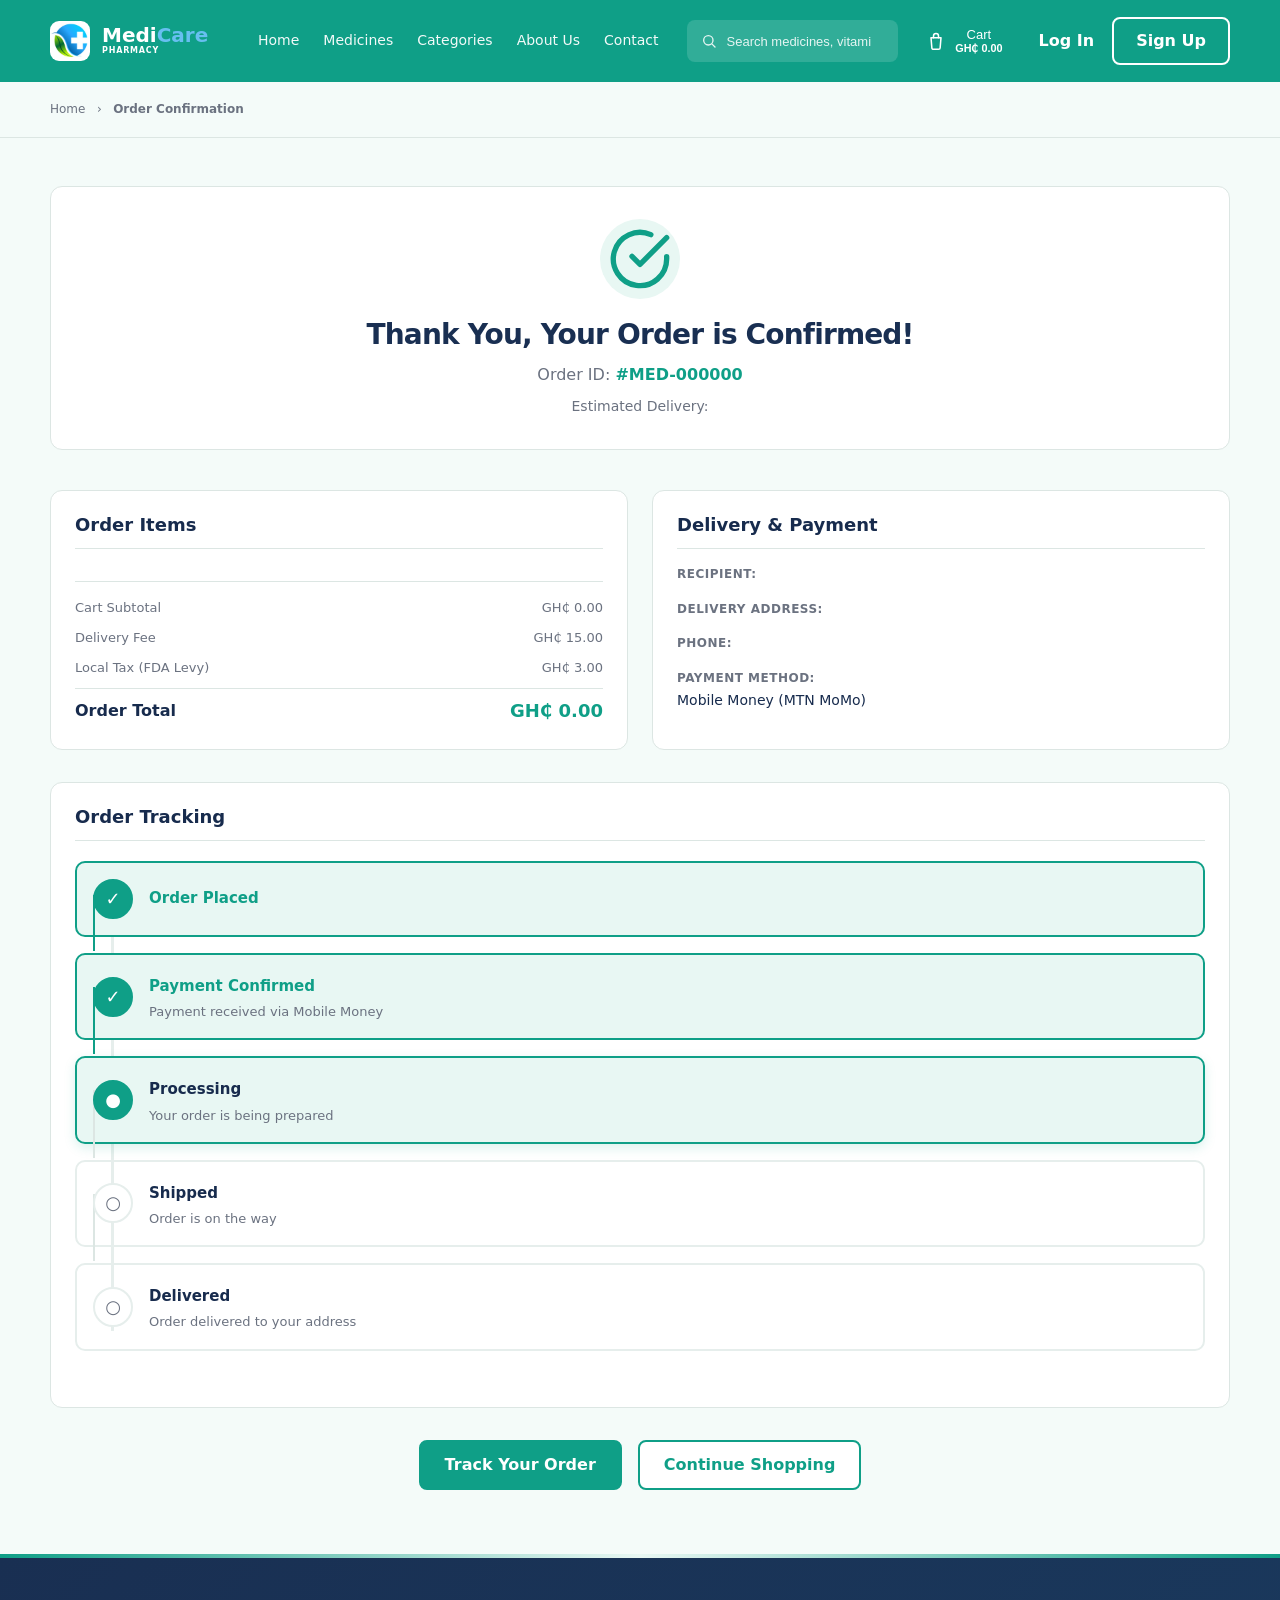
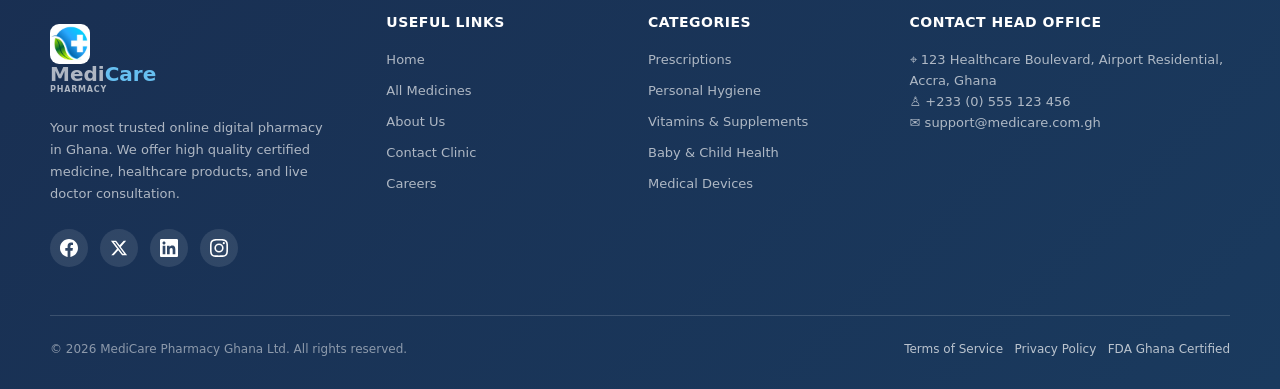
<file: order-confirmation.html>
<!doctype html>
<html lang="en">
<head>
  <meta charset="utf-8">
  <meta name="viewport" content="width=device-width, initial-scale=1">
  <meta name="description" content="Order confirmation for MediCare Pharmacy Ghana">
  <title>Order Confirmation — MediCare Pharmacy</title>
  <link rel="stylesheet" href="styles.css">
</head>
<body>
  <header class="site-header">
    <div class="container nav-shell">
      <a class="brand" href="index.html" aria-label="MediCare Pharmacy home">
        <img src="logo.jpg" alt="MediCare Pharmacy Logo" class="brand-logo">
        <span>
          <span class="brand-name">Medi<span>Care</span></span>
          <small>PHARMACY</small>
        </span>
      </a>
      <nav class="main-nav" aria-label="Primary navigation">
        <a href="index.html">Home</a>
        <a href="index.html#products">Medicines</a>
        <a href="index.html#categories">Categories</a>
        <a href="about.html">About Us</a>
        <a href="#contact">Contact</a>
      </nav>
      <label class="search-box" aria-label="Search medicines">
        <span aria-hidden="true">
          <svg class="icon-search" viewBox="0 0 24 24" width="16" height="16" fill="none" stroke="currentColor" stroke-width="2" stroke-linecap="round" stroke-linejoin="round" aria-hidden="true">
            <circle cx="11" cy="11" r="7"/>
            <line x1="21" y1="21" x2="16.65" y2="16.65"/>
          </svg>
        </span>
        <input id="searchInput" type="search" placeholder="Search medicines, vitamins...">
      </label>
      <button class="cart-chip" type="button" data-cart aria-label="Open cart">
        <svg class="icon-cart" viewBox="0 0 24 24" width="20" height="20" fill="none" stroke="currentColor" stroke-width="1.8" stroke-linecap="round" stroke-linejoin="round" aria-hidden="true">
          <path d="M6 8h12l-1 12a2 2 0 0 1-2 2H9a2 2 0 0 1-2-2L6 8Z"/>
          <path d="M9 8V6a3 3 0 0 1 6 0v2"/>
        </svg>
        <span class="cart-count" data-cart-count hidden>0</span>
        <span>Cart <small data-cart-total>GH₵ 0.00</small></span>
      </button>
      <div id="userAuthSection">
        <a class="signup-btn" href="login.html">Register</a>
      </div>
    </div>
  </header>

  <div class="page-intro">
    <div class="container">Home &nbsp; › &nbsp; <strong>Order Confirmation</strong></div>
  </div>

  <main>
    <section class="order-confirmation">
      <div class="container">
        <div class="confirmation-header">
          <div class="success-icon">
            <svg viewBox="0 0 24 24" width="64" height="64" fill="none" stroke="#0f9f87" stroke-width="2" stroke-linecap="round" stroke-linejoin="round">
              <path d="M22 11.08V12a10 10 0 1 1-5.93-9.14"/>
              <polyline points="22 4 12 14.01 9 11.01"/>
            </svg>
          </div>
          <h1>Thank You, Your Order is Confirmed!</h1>
          <p class="order-id">Order ID: <span id="orderId">#MED-000000</span></p>
          <p class="delivery-eta">Estimated Delivery: <span id="deliveryDate"></span></p>
        </div>

        <div class="order-details-grid">
          <div class="order-section">
            <h2>Order Items</h2>
            <div id="orderItemsList" class="order-items-list"></div>
            <div class="order-summary">
              <div class="summary-row">
                <span>Cart Subtotal</span>
                <span id="cartSubtotal">GH₵ 0.00</span>
              </div>
              <div class="summary-row">
                <span>Delivery Fee</span>
                <span id="deliveryFee">GH₵ 15.00</span>
              </div>
              <div class="summary-row">
                <span>Local Tax (FDA Levy)</span>
                <span id="localTax">GH₵ 3.00</span>
              </div>
              <div class="summary-row total-row">
                <span>Order Total</span>
                <strong id="orderTotal">GH₵ 0.00</strong>
              </div>
            </div>
          </div>

          <div class="order-section">
            <h2>Delivery & Payment</h2>
            <div class="delivery-info">
              <div class="info-row">
                <span class="info-label">Recipient:</span>
                <span class="info-value" id="recipientName"></span>
              </div>
              <div class="info-row">
                <span class="info-label">Delivery Address:</span>
                <span class="info-value" id="deliveryAddress"></span>
              </div>
              <div class="info-row">
                <span class="info-label">Phone:</span>
                <span class="info-value" id="recipientPhone"></span>
              </div>
              <div class="info-row">
                <span class="info-label">Payment Method:</span>
                <span class="info-value" id="paymentMethod">Mobile Money (MTN MoMo)</span>
              </div>
            </div>
          </div>
        </div>

        <div class="order-tracking">
          <h2>Order Tracking</h2>
          <div class="tracking-steps">
            <div class="tracking-step completed">
              <div class="step-icon">✓</div>
              <div class="step-info">
                <strong>Order Placed</strong>
                <small id="orderPlacedDate"></small>
              </div>
            </div>
            <div class="tracking-step completed">
              <div class="step-icon">✓</div>
              <div class="step-info">
                <strong>Payment Confirmed</strong>
                <small>Payment received via Mobile Money</small>
              </div>
            </div>
            <div class="tracking-step active">
              <div class="step-icon">●</div>
              <div class="step-info">
                <strong>Processing</strong>
                <small>Your order is being prepared</small>
              </div>
            </div>
            <div class="tracking-step">
              <div class="step-icon">○</div>
              <div class="step-info">
                <strong>Shipped</strong>
                <small>Order is on the way</small>
              </div>
            </div>
            <div class="tracking-step">
              <div class="step-icon">○</div>
              <div class="step-info">
                <strong>Delivered</strong>
                <small>Order delivered to your address</small>
              </div>
            </div>
          </div>
        </div>

        <div class="confirmation-actions">
          <a class="btn btn-primary" href="track-order.html">Track Your Order</a>
          <a class="btn btn-secondary" href="index.html">Continue Shopping</a>
        </div>
      </div>
    </section>
  </main>

  <footer class="site-footer" id="contact">
    <div class="container footer-grid">
      <div class="footer-brand">
        <a class="brand" href="index.html">
          <img src="logo.jpg" alt="MediCare Pharmacy Logo" class="brand-logo">
          <span>
            <span class="brand-name">Medi<span>Care</span></span>
            <small>PHARMACY</small>
          </span>
        </a>
        <p>Your most trusted online digital pharmacy in Ghana. We offer high quality certified medicine, healthcare products, and live doctor consultation.</p>
        <div class="socials">
          <a href="#" aria-label="Facebook" data-social="Facebook"><svg viewBox="0 0 24 24" width="18" height="18" fill="currentColor"><path d="M24 12.073c0-6.627-5.373-12-12-12s-12 5.373-12 12c0 5.99 4.388 10.954 10.125 11.854v-8.385H7.078v-3.47h3.047V9.43c0-3.007 1.792-4.669 4.533-4.669 1.312 0 2.686.235 2.686.235v2.953H15.83c-1.491 0-1.956.925-1.956 1.874v2.25h3.328l-.532 3.47h-2.796v8.385C19.612 23.027 24 18.062 24 12.073z"/></svg></a>
          <a href="#" aria-label="Twitter" data-social="Twitter"><svg viewBox="0 0 24 24" width="18" height="18" fill="currentColor"><path d="M18.244 2.25h3.308l-7.227 8.26 8.502 11.24H16.17l-5.214-6.817L4.99 21.75H1.68l7.73-8.835L1.254 2.25H8.08l4.713 6.231zm-1.161 17.52h1.833L7.084 4.126H5.117z"/></svg></a>
          <a href="#" aria-label="LinkedIn" data-social="LinkedIn"><svg viewBox="0 0 24 24" width="18" height="18" fill="currentColor"><path d="M20.447 20.452h-3.554v-5.569c0-1.328-.027-3.037-1.852-3.037-1.853 0-2.136 1.445-2.136 2.939v5.667H9.351V9h3.414v1.561h.046c.477-.9 1.637-1.85 3.37-1.85 3.601 0 4.267 2.37 4.267 5.455v6.286zM5.337 7.433c-1.144 0-2.063-.926-2.063-2.065 0-1.138.92-2.063 2.063-2.063 1.14 0 2.064.925 2.064 2.063 0 1.139-.925 2.065-2.064 2.065zm1.782 13.019H3.555V9h3.564v11.452zM22.225 0H1.771C.792 0 0 .774 0 1.729v20.542C0 23.227.792 24 1.771 24h20.451C23.2 24 24 23.227 24 22.271V1.729C24 .774 23.2 0 22.222 0h.003z"/></svg></a>
          <a href="#" aria-label="Instagram" data-social="Instagram"><svg viewBox="0 0 24 24" width="18" height="18" fill="currentColor"><path d="M12 2.163c3.204 0 3.584.012 4.85.07 3.252.148 4.771 1.691 4.919 4.919.058 1.265.069 1.645.069 4.849 0 3.205-.012 3.584-.069 4.849-.149 3.225-1.664 4.771-4.919 4.919-1.266.058-1.644.07-4.85.07-3.204 0-3.584-.012-4.849-.07-3.26-.149-4.771-1.699-4.919-4.92-.058-1.265-.07-1.644-.07-4.849 0-3.204.013-3.583.07-4.849.149-3.227 1.664-4.771 4.919-4.919 1.266-.057 1.645-.069 4.849-.069zM12 0C8.741 0 8.333.014 7.053.072 2.695.272.273 2.69.073 7.052.014 8.333 0 8.741 0 12c0 3.259.014 3.668.072 4.948.2 4.358 2.618 6.78 6.98 6.98C8.333 23.986 8.741 24 12 24c3.259 0 3.668-.014 4.948-.072 4.354-.2 6.782-2.618 6.979-6.98.059-1.28.073-1.689.073-4.948 0-3.259-.014-3.667-.072-4.947-.196-4.354-2.617-6.78-6.979-6.98C15.668.014 15.259 0 12 0zm0 5.838a6.162 6.162 0 100 12.324 6.162 6.162 0 000-12.324zM12 16a4 4 0 110-8 4 4 0 010 8zm6.406-11.845a1.44 1.44 0 100 2.881 1.44 1.44 0 000-2.881z"/></svg></a>
        </div>
      </div>
      <div>
        <h3>Useful Links</h3>
        <a href="index.html">Home</a>
        <a href="index.html#products">All Medicines</a>
        <a href="about.html">About Us</a>
        <a href="#contact">Contact Clinic</a>
        <a href="#" data-careers>Careers</a>
      </div>
      <div>
        <h3>Categories</h3>
        <a href="index.html#categories">Prescriptions</a>
        <a href="index.html#categories">Personal Hygiene</a>
        <a href="index.html#categories">Vitamins &amp; Supplements</a>
        <a href="index.html#categories">Baby &amp; Child Health</a>
        <a href="index.html#categories">Medical Devices</a>
      </div>
      <div>
        <h3>Contact Head Office</h3>
        <p>⌖ 123 Healthcare Boulevard, Airport Residential, Accra, Ghana</p>
        <p>♙ +233 (0) 555 123 456</p>
        <p>✉ support@medicare.com.gh</p>
      </div>
    </div>
    <div class="container footer-bottom">
      <span>© 2026 MediCare Pharmacy Ghana Ltd. All rights reserved.</span>
      <span>
        <a href="#" data-legal="Terms of Service">Terms of Service</a> &nbsp; 
        <a href="#" data-legal="Privacy Policy">Privacy Policy</a> &nbsp; 
        <a href="about.html#fda">FDA Ghana Certified</a>
      </span>
    </div>
  </footer>

  <div class="modal-overlay" id="authModal" hidden>
    <div class="modal" role="dialog" aria-modal="true" aria-labelledby="authModalTitle">
      <button class="modal-close" type="button" data-close-modal aria-label="Close dialog">&#10005;</button>
      <h2 id="authModalTitle" class="sr-only">Account access</h2>

      <div id="authTabs" class="modal-tabs">
        <button type="button" class="modal-tab active" data-auth-tab="login">Log In</button>
        <button type="button" class="modal-tab" data-auth-tab="signup">Sign Up</button>
      </div>

      <form id="loginForm" class="auth-form" data-auth-form="login" novalidate>
        <label>Email<input type="email" name="email" required placeholder="you@example.com"></label>
        <label>Password<input type="password" name="password" required minlength="6" placeholder="********"></label>
        <p class="form-error" data-form-error hidden></p>
        <button type="submit" class="btn btn-primary auth-submit">Log In</button>
        <p class="form-note">New to MediCare? <a href="#" data-auth-switch="signup">Create an account</a></p>
      </form>

      <form id="signupForm" class="auth-form" data-auth-form="signup" hidden novalidate>
        <label>Full Name<input type="text" name="name" required placeholder="Ama Mensah"></label>
        <label>Email<input type="email" name="email" required placeholder="you@example.com"></label>
        <label>Password<input type="password" name="password" required minlength="6" placeholder="Create a password"></label>
        <p class="form-error" data-form-error hidden></p>
        <button type="submit" class="btn btn-primary auth-submit">Create Account</button>
        <p class="form-note">Already have an account? <a href="#" data-auth-switch="login">Log in</a></p>
      </form>

      <div class="account-view" id="accountView" hidden>
        <p class="account-greeting">Logged in as <strong id="accountName"></strong></p>
        <p class="form-note" id="accountEmail"></p>
        <button type="button" class="btn btn-secondary" id="logoutBtn">Log Out</button>
      </div>
    </div>
  </div>

  <div class="modal-overlay" id="cartModal" hidden>
    <div class="modal cart-modal" role="dialog" aria-modal="true" aria-labelledby="cartModalTitle">
      <button class="modal-close" type="button" data-close-modal aria-label="Close dialog">&#10005;</button>
      <h2 id="cartModalTitle">Your Cart</h2>
      <div class="cart-items" id="cartItemsList"></div>
      <div class="cart-summary"><span>Total</span><strong id="cartModalTotal">GH&#8373; 0.00</strong></div>
      <button type="button" class="btn btn-primary cart-checkout" id="checkoutBtn">Checkout</button>
    </div>
  </div>
  <script src="script.js" defer></script>
</body>
</html>
</file>
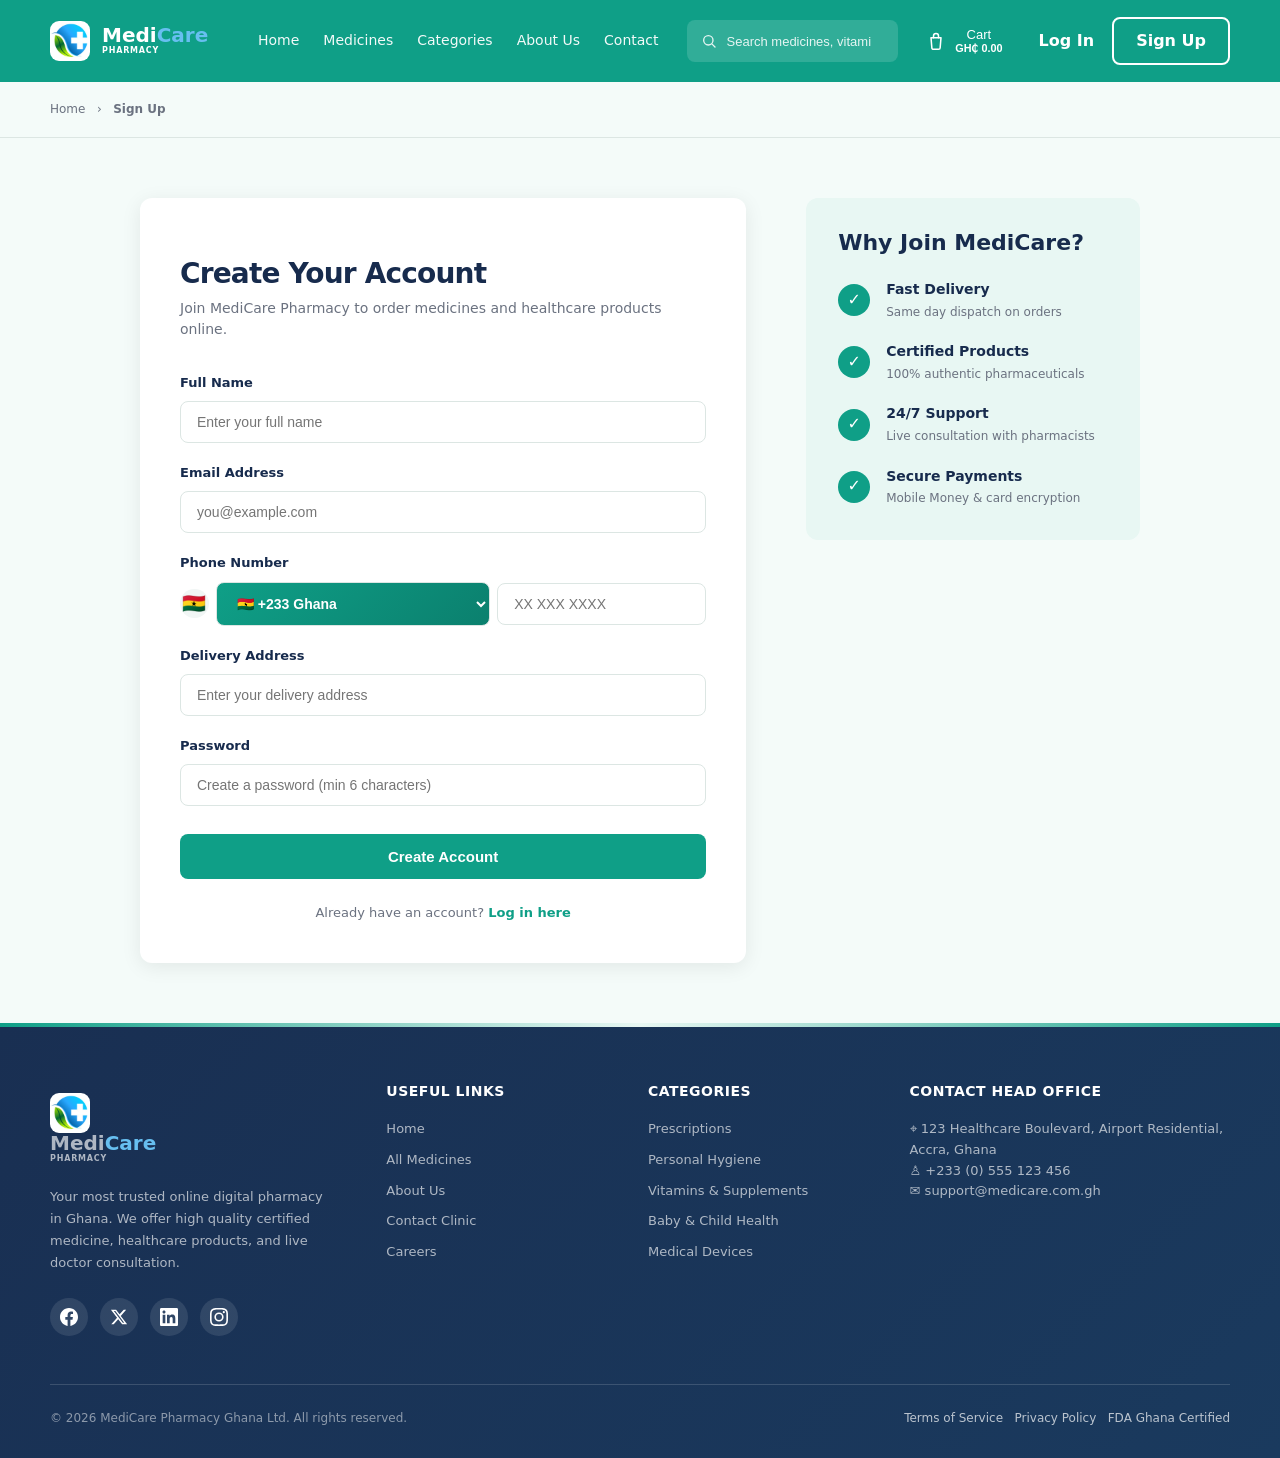
<file: Register.html>
<!doctype html>
<html lang="en">
<head>
  <meta charset="utf-8">
  <meta name="viewport" content="width=device-width, initial-scale=1">
  <meta name="description" content="Sign up for MediCare Pharmacy Ghana">
  <title>Sign Up — MediCare Pharmacy</title>
  <link rel="stylesheet" href="styles.css">
</head>
<body>
  <header class="site-header">
    <div class="container nav-shell">
      <a class="brand" href="index.html" aria-label="MediCare Pharmacy home">
        <img src="logo.jpg" alt="MediCare Pharmacy Logo" class="brand-logo">
        <span>
          <span class="brand-name">Medi<span>Care</span></span>
          <small>PHARMACY</small>
        </span>
      </a>
      <nav class="main-nav" aria-label="Primary navigation">
        <a href="index.html">Home</a>
        <a href="index.html#products">Medicines</a>
        <a href="index.html#categories">Categories</a>
        <a href="about.html">About Us</a>
        <a href="#contact">Contact</a>
      </nav>
      <label class="search-box" aria-label="Search medicines">
        <span aria-hidden="true">
          <svg class="icon-search" viewBox="0 0 24 24" width="16" height="16" fill="none" stroke="currentColor" stroke-width="2" stroke-linecap="round" stroke-linejoin="round" aria-hidden="true">
            <circle cx="11" cy="11" r="7"/>
            <line x1="21" y1="21" x2="16.65" y2="16.65"/>
          </svg>
        </span>
        <input id="searchInput" type="search" placeholder="Search medicines, vitamins...">
      </label>
      <button class="cart-chip" type="button" data-cart aria-label="Open cart">
        <svg class="icon-cart" viewBox="0 0 24 24" width="20" height="20" fill="none" stroke="currentColor" stroke-width="1.8" stroke-linecap="round" stroke-linejoin="round" aria-hidden="true">
          <path d="M6 8h12l-1 12a2 2 0 0 1-2 2H9a2 2 0 0 1-2-2L6 8Z"/>
          <path d="M9 8V6a3 3 0 0 1 6 0v2"/>
        </svg>
        <span class="cart-count" data-cart-count hidden>0</span>
        <span>Cart <small data-cart-total>GH₵ 0.00</small></span>
      </button>
      <div id="userAuthSection">
        <a class="signup-btn" href="Register.html">Register</a>
      </div>
    </div>
  </header>

  <div class="page-intro">
    <div class="container">Home &nbsp; › &nbsp; <strong>Sign Up</strong></div>
  </div>

  <main>
    <section class="auth-page">
      <div class="container">
        <div class="auth-container">
          <div class="auth-card">
            <h1>Create Your Account</h1>
            <p class="auth-subtitle">Join MediCare Pharmacy to order medicines and healthcare products online.</p>
            
            <form id="signupForm" class="auth-form-page" novalidate>
              <label>Full Name<input type="text" name="name" required placeholder="Enter your full name"></label>
              <label>Email Address<input type="email" name="email" required placeholder="you@example.com"></label>
              <label>Phone Number
                <div class="phone-input-group">
                  <span class="country-flag-icon" id="countryFlagIcon" aria-hidden="true">🇬🇭</span>
                  <select name="countryCode" class="country-code-select" aria-label="Country calling code">
                    <option value="+233" data-flag="🇬🇭" selected>🇬🇭 +233 Ghana</option>
                    <option value="+1" data-flag="🇺🇸">🇺🇸 +1 USA</option>
                    <option value="+44" data-flag="🇬🇧">🇬🇧 +44 United Kingdom</option>
                    <option value="+49" data-flag="🇩🇪">🇩🇪 +49 Germany</option>
                    <option value="+33" data-flag="🇫🇷">🇫🇷 +33 France</option>
                    <option value="+91" data-flag="🇮🇳">🇮🇳 +91 India</option>
                    <option value="+86" data-flag="🇨🇳">🇨🇳 +86 China</option>
                    <option value="+81" data-flag="🇯🇵">🇯🇵 +81 Japan</option>
                    <option value="+234" data-flag="🇳🇬">🇳🇬 +234 Nigeria</option>
                    <option value="+27" data-flag="🇿🇦">🇿🇦 +27 South Africa</option>
                    <option value="+254" data-flag="🇰🇪">🇰🇪 +254 Kenya</option>
                    <option value="+255" data-flag="🇹🇿">🇹🇿 +255 Tanzania</option>
                    <option value="+256" data-flag="🇺🇬">🇺🇬 +256 Uganda</option>
                    <option value="+250" data-flag="🇷🇼">🇷🇼 +250 Rwanda</option>
                    <option value="+260" data-flag="🇿🇲">🇿🇲 +260 Zambia</option>
                    <option value="+263" data-flag="🇿🇼">🇿🇼 +263 Zimbabwe</option>
                    <option value="+265" data-flag="🇲🇼">🇲🇼 +265 Malawi</option>
                    <option value="+266" data-flag="🇱🇸">🇱🇸 +266 Lesotho</option>
                    <option value="+268" data-flag="🇸🇿">🇸🇿 +268 Eswatini</option>
                    <option value="+267" data-flag="🇧🇼">🇧🇼 +267 Botswana</option>
                    <option value="+269" data-flag="🇰🇲">🇰🇲 +269 Comoros</option>
                    <option value="+243" data-flag="🇨🇩">🇨🇩 +243 DR Congo</option>
                    <option value="+242" data-flag="🇨🇬">🇨🇬 +242 Congo</option>
                    <option value="+240" data-flag="🇬🇶">🇬🇶 +240 Equatorial Guinea</option>
                    <option value="+241" data-flag="🇬🇦">🇬🇦 +241 Gabon</option>
                    <option value="+235" data-flag="🇹🇩">🇹🇩 +235 Chad</option>
                    <option value="+237" data-flag="🇨🇲">🇨🇲 +237 Cameroon</option>
                    <option value="+236" data-flag="🇨🇫">🇨🇫 +236 Central African Republic</option>
                    <option value="+238" data-flag="🇨🇻">🇨🇻 +238 Cape Verde</option>
                    <option value="+239" data-flag="🇸🇹">🇸🇹 +239 Sao Tome and Principe</option>
                    <option value="+244" data-flag="🇦🇴">🇦🇴 +244 Angola</option>
                    <option value="+245" data-flag="🇬🇼">🇬🇼 +245 Guinea-Bissau</option>
                    <option value="+246" data-flag="🇱🇷">🇱🇷 +246 Liberia</option>
                    <option value="+247" data-flag="🇸🇱">🇸🇱 +247 Sierra Leone</option>
                    <option value="+248" data-flag="🇲🇱">🇲🇱 +248 Mali</option>
                    <option value="+249" data-flag="🇧🇫">🇧🇫 +249 Burkina Faso</option>
                    <option value="+250" data-flag="🇳🇪">🇳🇪 +250 Niger</option>
                    <option value="+251" data-flag="🇪🇹">🇪🇹 +251 Ethiopia</option>
                    <option value="+252" data-flag="🇸🇴">🇸🇴 +252 Somalia</option>
                    <option value="+253" data-flag="🇩🇯">🇩🇯 +253 Djibouti</option>
                    <option value="+254" data-flag="🇰🇪">🇰🇪 +254 Kenya</option>
                    <option value="+255" data-flag="🇹🇿">🇹🇿 +255 Tanzania</option>
                    <option value="+256" data-flag="🇺🇬">🇺🇬 +256 Uganda</option>
                    <option value="+257" data-flag="🇧🇮">🇧🇮 +257 Burundi</option>
                    <option value="+258" data-flag="🇲🇿">🇲🇿 +258 Mozambique</option>
                    <option value="+259" data-flag="🇿🇲">🇿🇲 +259 Zambia</option>
                    <option value="+260" data-flag="🇿🇼">🇿🇼 +260 Zimbabwe</option>
                    <option value="+261" data-flag="🇲🇬">🇲🇬 +261 Madagascar</option>
                    <option value="+262" data-flag="🇲🇺">🇲🇺 +262 Mauritius</option>
                    <option value="+263" data-flag="🇲🇼">🇲🇼 +263 Malawi</option>
                    <option value="+264" data-flag="🇳🇦">🇳🇦 +264 Namibia</option>
                    <option value="+265" data-flag="🇱🇸">🇱🇸 +265 Lesotho</option>
                    <option value="+266" data-flag="🇧🇼">🇧🇼 +266 Botswana</option>
                    <option value="+267" data-flag="🇸🇿">🇸🇿 +267 Eswatini</option>
                    <option value="+268" data-flag="🇰🇲">🇰🇲 +268 Comoros</option>
                    <option value="+269" data-flag="🇸🇨">🇸🇨 +269 Seychelles</option>
                  </select>
                  <input type="tel" name="phone" class="phone-number-input" required placeholder="XX XXX XXXX" pattern="[0-9\s]*" inputmode="numeric">
                </div>
              </label>
              <label>Delivery Address<input type="text" name="address" required placeholder="Enter your delivery address"></label>
              <label>Password<input type="password" name="password" required minlength="6" placeholder="Create a password (min 6 characters)"></label>
              <p class="form-error" data-form-error hidden></p>
              <button type="submit" class="btn btn-primary auth-submit">Create Account</button>
            </form>
            
            <p class="auth-footer">Already have an account? <a href="login.html">Log in here</a></p>
          </div>
          
          <div class="auth-benefits">
            <h2>Why Join MediCare?</h2>
            <ul class="benefits-list">
              <li>
                <span class="benefit-icon">✓</span>
                <div>
                  <strong>Fast Delivery</strong>
                  <small>Same day dispatch on orders</small>
                </div>
              </li>
              <li>
                <span class="benefit-icon">✓</span>
                <div>
                  <strong>Certified Products</strong>
                  <small>100% authentic pharmaceuticals</small>
                </div>
              </li>
              <li>
                <span class="benefit-icon">✓</span>
                <div>
                  <strong>24/7 Support</strong>
                  <small>Live consultation with pharmacists</small>
                </div>
              </li>
              <li>
                <span class="benefit-icon">✓</span>
                <div>
                  <strong>Secure Payments</strong>
                  <small>Mobile Money & card encryption</small>
                </div>
              </li>
            </ul>
          </div>
        </div>
      </div>
    </section>
  </main>

  <footer class="site-footer" id="contact">
    <div class="container footer-grid">
      <div class="footer-brand">
        <a class="brand" href="index.html">
          <img src="logo.jpg" alt="MediCare Pharmacy Logo" class="brand-logo">
          <span>
            <span class="brand-name">Medi<span>Care</span></span>
            <small>PHARMACY</small>
          </span>
        </a>
        <p>Your most trusted online digital pharmacy in Ghana. We offer high quality certified medicine, healthcare products, and live doctor consultation.</p>
        <div class="socials">
          <a href="#" aria-label="Facebook" data-social="Facebook"><svg viewBox="0 0 24 24" width="18" height="18" fill="currentColor"><path d="M24 12.073c0-6.627-5.373-12-12-12s-12 5.373-12 12c0 5.99 4.388 10.954 10.125 11.854v-8.385H7.078v-3.47h3.047V9.43c0-3.007 1.792-4.669 4.533-4.669 1.312 0 2.686.235 2.686.235v2.953H15.83c-1.491 0-1.956.925-1.956 1.874v2.25h3.328l-.532 3.47h-2.796v8.385C19.612 23.027 24 18.062 24 12.073z"/></svg></a>
          <a href="#" aria-label="Twitter" data-social="Twitter"><svg viewBox="0 0 24 24" width="18" height="18" fill="currentColor"><path d="M18.244 2.25h3.308l-7.227 8.26 8.502 11.24H16.17l-5.214-6.817L4.99 21.75H1.68l7.73-8.835L1.254 2.25H8.08l4.713 6.231zm-1.161 17.52h1.833L7.084 4.126H5.117z"/></svg></a>
          <a href="#" aria-label="LinkedIn" data-social="LinkedIn"><svg viewBox="0 0 24 24" width="18" height="18" fill="currentColor"><path d="M20.447 20.452h-3.554v-5.569c0-1.328-.027-3.037-1.852-3.037-1.853 0-2.136 1.445-2.136 2.939v5.667H9.351V9h3.414v1.561h.046c.477-.9 1.637-1.85 3.37-1.85 3.601 0 4.267 2.37 4.267 5.455v6.286zM5.337 7.433c-1.144 0-2.063-.926-2.063-2.065 0-1.138.92-2.063 2.063-2.063 1.14 0 2.064.925 2.064 2.063 0 1.139-.925 2.065-2.064 2.065zm1.782 13.019H3.555V9h3.564v11.452zM22.225 0H1.771C.792 0 0 .774 0 1.729v20.542C0 23.227.792 24 1.771 24h20.451C23.2 24 24 23.227 24 22.271V1.729C24 .774 23.2 0 22.222 0h.003z"/></svg></a>
          <a href="#" aria-label="Instagram" data-social="Instagram"><svg viewBox="0 0 24 24" width="18" height="18" fill="currentColor"><path d="M12 2.163c3.204 0 3.584.012 4.85.07 3.252.148 4.771 1.691 4.919 4.919.058 1.265.069 1.645.069 4.849 0 3.205-.012 3.584-.069 4.849-.149 3.225-1.664 4.771-4.919 4.919-1.266.058-1.644.07-4.85.07-3.204 0-3.584-.012-4.849-.07-3.26-.149-4.771-1.699-4.919-4.92-.058-1.265-.07-1.644-.07-4.849 0-3.204.013-3.583.07-4.849.149-3.227 1.664-4.771 4.919-4.919 1.266-.057 1.645-.069 4.849-.069zM12 0C8.741 0 8.333.014 7.053.072 2.695.272.273 2.69.073 7.052.014 8.333 0 8.741 0 12c0 3.259.014 3.668.072 4.948.2 4.358 2.618 6.78 6.98 6.98C8.333 23.986 8.741 24 12 24c3.259 0 3.668-.014 4.948-.072 4.354-.2 6.782-2.618 6.979-6.98.059-1.28.073-1.689.073-4.948 0-3.259-.014-3.667-.072-4.947-.196-4.354-2.617-6.78-6.979-6.98C15.668.014 15.259 0 12 0zm0 5.838a6.162 6.162 0 100 12.324 6.162 6.162 0 000-12.324zM12 16a4 4 0 110-8 4 4 0 010 8zm6.406-11.845a1.44 1.44 0 100 2.881 1.44 1.44 0 000-2.881z"/></svg></a>
        </div>
      </div>
      <div>
        <h3>Useful Links</h3>
        <a href="index.html">Home</a>
        <a href="index.html#products">All Medicines</a>
        <a href="about.html">About Us</a>
        <a href="#contact">Contact Clinic</a>
        <a href="#" data-careers>Careers</a>
      </div>
      <div>
        <h3>Categories</h3>
        <a href="index.html#categories">Prescriptions</a>
        <a href="index.html#categories">Personal Hygiene</a>
        <a href="index.html#categories">Vitamins &amp; Supplements</a>
        <a href="index.html#categories">Baby &amp; Child Health</a>
        <a href="index.html#categories">Medical Devices</a>
      </div>
      <div>
        <h3>Contact Head Office</h3>
        <p>⌖ 123 Healthcare Boulevard, Airport Residential, Accra, Ghana</p>
        <p>♙ +233 (0) 555 123 456</p>
        <p>✉ support@medicare.com.gh</p>
      </div>
    </div>
    <div class="container footer-bottom">
      <span>© 2026 MediCare Pharmacy Ghana Ltd. All rights reserved.</span>
      <span>
        <a href="#" data-legal="Terms of Service">Terms of Service</a> &nbsp; 
        <a href="#" data-legal="Privacy Policy">Privacy Policy</a> &nbsp; 
        <a href="about.html#fda">FDA Ghana Certified</a>
      </span>
    </div>
  </footer>

  <!-- Registration Success Modal -->
  <div class="modal-overlay" id="signupSuccessModal" hidden>
    <div class="modal welcome-modal" role="dialog" aria-modal="true">
      <div class="welcome-header">
        <div class="welcome-icon"></div>
        <h2>Welcome to MediCare!</h2>
      </div>
      <div class="welcome-content">
        <p id="signupSuccessMessage">Hello!</p>
        <p class="welcome-subtext">Your account has been created successfully. Start shopping now!</p>
      </div>
      <button type="button" class="btn btn-primary" id="signupContinueBtn">Start Shopping</button>
    </div>
  </div>

  <style>
    .phone-input-group { display: flex; align-items: center; gap: .45rem; }
    .country-flag-icon { width: 1.8rem; height: 1.8rem; display: grid; place-items: center; flex: 0 0 1.8rem; font-size: 1.2rem; line-height: 1; border-radius: 50%; background: #f1f6f5; }
    .country-code-select { min-width: 9.5rem; }
  </style>
  <script src="script.js" defer></script>
</body>
</html>
</file>
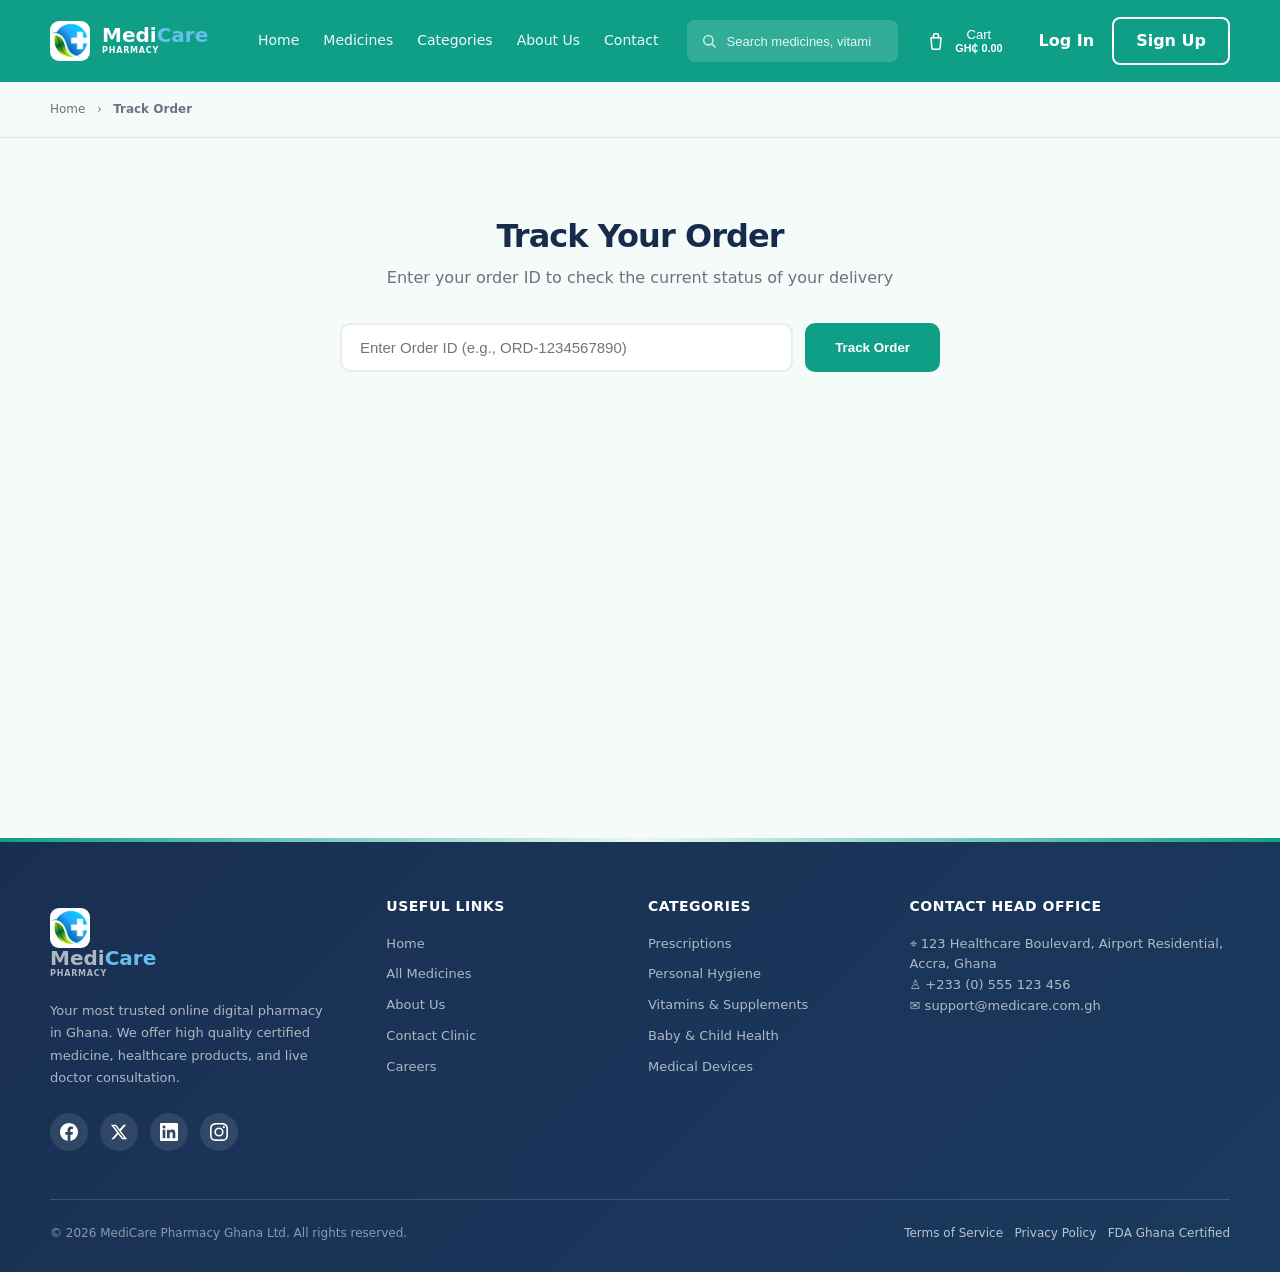
<file: track-order.html>
<!doctype html>
<html lang="en">
<head>
  <meta charset="utf-8">
  <meta name="viewport" content="width=device-width, initial-scale=1">
  <meta name="description" content="Track your MediCare Pharmacy order status">
  <title>Track Order — MediCare Pharmacy</title>
  <link rel="stylesheet" href="styles.css">
</head>
<body>
  <header class="site-header">
    <div class="container nav-shell">
      <a class="brand" href="index.html" aria-label="MediCare Pharmacy home">
        <img src="logo.jpg" alt="MediCare Pharmacy Logo" class="brand-logo">
        <span>
          <span class="brand-name">Medi<span>Care</span></span>
          <small>PHARMACY</small>
        </span>
      </a>
      <nav class="main-nav" aria-label="Primary navigation">
        <a href="index.html">Home</a>
        <a href="index.html#products">Medicines</a>
        <a href="index.html#categories">Categories</a>
        <a href="about.html">About Us</a>
        <a href="#contact">Contact</a>
      </nav>
      <label class="search-box" aria-label="Search medicines">
        <span aria-hidden="true">
          <svg class="icon-search" viewBox="0 0 24 24" width="16" height="16" fill="none" stroke="currentColor" stroke-width="2" stroke-linecap="round" stroke-linejoin="round" aria-hidden="true">
            <circle cx="11" cy="11" r="7"/>
            <line x1="21" y1="21" x2="16.65" y2="16.65"/>
          </svg>
        </span>
        <input id="searchInput" type="search" placeholder="Search medicines, vitamins...">
      </label>
      <button class="cart-chip" type="button" data-cart aria-label="Open cart">
        <svg class="icon-cart" viewBox="0 0 24 24" width="20" height="20" fill="none" stroke="currentColor" stroke-width="1.8" stroke-linecap="round" stroke-linejoin="round" aria-hidden="true">
          <path d="M6 8h12l-1 12a2 2 0 0 1-2 2H9a2 2 0 0 1-2-2L6 8Z"/>
          <path d="M9 8V6a3 3 0 0 1 6 0v2"/>
        </svg>
        <span class="cart-count" data-cart-count hidden>0</span>
        <span>Cart <small data-cart-total>GH₵ 0.00</small></span>
      </button>
      <div id="userAuthSection">
        <a class="signup-btn" href="login.html">Register</a>
      </div>
    </div>
  </header>

  <div class="page-intro">
    <div class="container">Home &nbsp; › &nbsp; <strong>Track Order</strong></div>
  </div>

  <main>
    <section class="track-order-section">
      <div class="container">
        <div class="track-order-container">
          <h1>Track Your Order</h1>
          <p class="track-subtitle">Enter your order ID to check the current status of your delivery</p>

          <div class="track-search">
            <input type="text" id="trackOrderId" placeholder="Enter Order ID (e.g., ORD-1234567890)" />
            <button type="button" class="btn btn-primary" id="trackSearchBtn">Track Order</button>
          </div>

          <div id="trackResult" class="track-result hidden">
            <div class="order-info-header">
              <div class="order-id-display">
                <span class="label">Order ID:</span>
                <strong id="resultOrderId"></strong>
              </div>
              <div class="order-date-display">
                <span class="label">Order Date:</span>
                <span id="resultOrderDate"></span>
              </div>
            </div>

            <div class="tracking-steps" id="trackingSteps">
              <div class="tracking-step" data-step="placed">
                <div class="step-icon">○</div>
                <div class="step-info">
                  <strong>Order Placed</strong>
                  <small id="stepPlacedDate"></small>
                </div>
              </div>
              <div class="tracking-step" data-step="payment">
                <div class="step-icon">○</div>
                <div class="step-info">
                  <strong>Payment Confirmed</strong>
                  <small id="stepPaymentDate"></small>
                </div>
              </div>
              <div class="tracking-step" data-step="processing">
                <div class="step-icon">○</div>
                <div class="step-info">
                  <strong>Processing</strong>
                  <small>Your order is being prepared</small>
                </div>
              </div>
              <div class="tracking-step" data-step="shipped">
                <div class="step-icon">○</div>
                <div class="step-info">
                  <strong>Shipped</strong>
                  <small id="stepShippedDate"></small>
                </div>
              </div>
              <div class="tracking-step" data-step="delivered">
                <div class="step-icon">○</div>
                <div class="step-info">
                  <strong>Delivered</strong>
                  <small id="stepDeliveredDate"></small>
                </div>
              </div>
            </div>

            <div class="order-details-summary">
              <h3>Order Details</h3>
              <div id="trackItemsList" class="track-items-list"></div>
              <div class="track-summary">
                <div class="summary-row">
                  <span>Subtotal</span>
                  <span id="trackSubtotal">GH₵ 0.00</span>
                </div>
                <div class="summary-row">
                  <span>Delivery Fee</span>
                  <span id="trackDeliveryFee">GH₵ 0.00</span>
                </div>
                <div class="summary-row total-row">
                  <span>Total</span>
                  <strong id="trackTotal">GH₵ 0.00</strong>
                </div>
              </div>
            </div>

            <div class="delivery-info-summary">
              <h3>Delivery Information</h3>
              <div class="info-row">
                <span class="info-label">Recipient:</span>
                <span class="info-value" id="trackRecipientName"></span>
              </div>
              <div class="info-row">
                <span class="info-label">Address:</span>
                <span class="info-value" id="trackDeliveryAddress"></span>
              </div>
              <div class="info-row">
                <span class="info-label">Phone:</span>
                <span class="info-value" id="trackRecipientPhone"></span>
              </div>
            </div>
          </div>

          <div id="trackError" class="track-error hidden">
            <div class="error-icon">⚠️</div>
            <p>Order not found. Please check your order ID and try again.</p>
          </div>
        </div>
      </div>
    </section>
  </main>

  <footer class="site-footer" id="contact">
    <div class="container footer-grid">
      <div class="footer-brand">
        <a class="brand" href="index.html">
          <img src="logo.jpg" alt="MediCare Pharmacy Logo" class="brand-logo">
          <span>
            <span class="brand-name">Medi<span>Care</span></span>
            <small>PHARMACY</small>
          </span>
        </a>
        <p>Your most trusted online digital pharmacy in Ghana. We offer high quality certified medicine, healthcare products, and live doctor consultation.</p>
        <div class="socials">
          <a href="#" aria-label="Facebook" data-social="Facebook"><svg viewBox="0 0 24 24" width="18" height="18" fill="currentColor"><path d="M24 12.073c0-6.627-5.373-12-12-12s-12 5.373-12 12c0 5.99 4.388 10.954 10.125 11.854v-8.385H7.078v-3.47h3.047V9.43c0-3.007 1.792-4.669 4.533-4.669 1.312 0 2.686.235 2.686.235v2.953H15.83c-1.491 0-1.956.925-1.956 1.874v2.25h3.328l-.532 3.47h-2.796v8.385C19.612 23.027 24 18.062 24 12.073z"/></svg></a>
          <a href="#" aria-label="Twitter" data-social="Twitter"><svg viewBox="0 0 24 24" width="18" height="18" fill="currentColor"><path d="M18.244 2.25h3.308l-7.227 8.26 8.502 11.24H16.17l-5.214-6.817L4.99 21.75H1.68l7.73-8.835L1.254 2.25H8.08l4.713 6.231zm-1.161 17.52h1.833L7.084 4.126H5.117z"/></svg></a>
          <a href="#" aria-label="LinkedIn" data-social="LinkedIn"><svg viewBox="0 0 24 24" width="18" height="18" fill="currentColor"><path d="M20.447 20.452h-3.554v-5.569c0-1.328-.027-3.037-1.852-3.037-1.853 0-2.136 1.445-2.136 2.939v5.667H9.351V9h3.414v1.561h.046c.477-.9 1.637-1.85 3.37-1.85 3.601 0 4.267 2.37 4.267 5.455v6.286zM5.337 7.433c-1.144 0-2.063-.926-2.063-2.065 0-1.138.92-2.063 2.063-2.063 1.14 0 2.064.925 2.064 2.063 0 1.139-.925 2.065-2.064 2.065zm1.782 13.019H3.555V9h3.564v11.452zM22.225 0H1.771C.792 0 0 .774 0 1.729v20.542C0 23.227.792 24 1.771 24h20.451C23.2 24 24 23.227 24 22.271V1.729C24 .774 23.2 0 22.222 0h.003z"/></svg></a>
          <a href="#" aria-label="Instagram" data-social="Instagram"><svg viewBox="0 0 24 24" width="18" height="18" fill="currentColor"><path d="M12 2.163c3.204 0 3.584.012 4.85.07 3.252.148 4.771 1.691 4.919 4.919.058 1.265.069 1.645.069 4.849 0 3.205-.012 3.584-.069 4.849-.149 3.225-1.664 4.771-4.919 4.919-1.266.058-1.644.07-4.85.07-3.204 0-3.584-.012-4.849-.07-3.26-.149-4.771-1.699-4.919-4.92-.058-1.265-.07-1.644-.07-4.849 0-3.204.013-3.583.07-4.849.149-3.227 1.664-4.771 4.919-4.919 1.266-.057 1.645-.069 4.849-.069zM12 0C8.741 0 8.333.014 7.053.072 2.695.272.273 2.69.073 7.052.014 8.333 0 8.741 0 12c0 3.259.014 3.668.072 4.948.2 4.358 2.618 6.78 6.98 6.98C8.333 23.986 8.741 24 12 24c3.259 0 3.668-.014 4.948-.072 4.354-.2 6.782-2.618 6.979-6.98.059-1.28.073-1.689.073-4.948 0-3.259-.014-3.667-.072-4.947-.196-4.354-2.617-6.78-6.979-6.98C15.668.014 15.259 0 12 0zm0 5.838a6.162 6.162 0 100 12.324 6.162 6.162 0 000-12.324zM12 16a4 4 0 110-8 4 4 0 010 8zm6.406-11.845a1.44 1.44 0 100 2.881 1.44 1.44 0 000-2.881z"/></svg></a>
        </div>
      </div>
      <div>
        <h3>Useful Links</h3>
        <a href="index.html">Home</a>
        <a href="index.html#products">All Medicines</a>
        <a href="about.html">About Us</a>
        <a href="index.html#contact">Contact Clinic</a>
        <a href="careers.html">Careers</a>
      </div>
      <div>
        <h3>Categories</h3>
        <a href="index.html#categories">Prescriptions</a>
        <a href="index.html#categories">Personal Hygiene</a>
        <a href="index.html#categories">Vitamins &amp; Supplements</a>
        <a href="index.html#categories">Baby &amp; Child Health</a>
        <a href="index.html#categories">Medical Devices</a>
      </div>
      <div>
        <h3>Contact Head Office</h3>
        <p>⌖ 123 Healthcare Boulevard, Airport Residential, Accra, Ghana</p>
        <p>♙ +233 (0) 555 123 456</p>
        <p>✉ support@medicare.com.gh</p>
      </div>
    </div>
    <div class="container footer-bottom">
      <span>© 2026 MediCare Pharmacy Ghana Ltd. All rights reserved.</span>
      <span><a href="terms.html">Terms of Service</a> &nbsp; <a href="privacy.html">Privacy Policy</a> &nbsp; <a href="about.html#fda">FDA Ghana Certified</a></span>
    </div>
  </footer>

  <script src="script.js" defer></script>
</body>
</html>
</file>
<file: styles.css>
:root {
  --teal: #0f9f87;
  --teal-dark: #0b806e;
  --mint: #e8f7f3;
  --ice: #f4fbf9;
  --navy: #192f52;
  --ink: #172b4d;
  --muted: #6b7280;
  --line: #dce6e3;
  --orange: #e88722;
  --white: #fff;
}

* { box-sizing: border-box; margin: 0; padding: 0; }
html { scroll-behavior: smooth; }
body { 
  font-family: Inter, ui-sans-serif, system-ui, -apple-system, BlinkMacSystemFont, "Segoe UI", sans-serif; 
  color: var(--ink); 
  background: var(--ice); 
  line-height: 1.55; 
}

/* Smooth page transitions */
a, button, .btn, .product-card, .category-card, .team-card {
  transition: all 0.3s cubic-bezier(0.4, 0, 0.2, 1);
}

/* Fade in animation for page content */
.fade-in-up {
  opacity: 0;
  transform: translateY(20px);
  animation: fadeInUp 0.6s ease-out forwards;
}

@keyframes fadeInUp {
  to {
    opacity: 1;
    transform: translateY(0);
  }
}

/* Staggered animation delays */
.stagger-1 { animation-delay: 0.1s; }
.stagger-2 { animation-delay: 0.2s; }
.stagger-3 { animation-delay: 0.3s; }
.stagger-4 { animation-delay: 0.4s; }
.stagger-5 { animation-delay: 0.5s; }

/* Section animations */
.section, .hero, .trust-strip, .stat-strip, .chat-cta {
  opacity: 0;
  animation: fadeInUp 0.8s ease-out forwards;
}

.hero { animation-delay: 0.1s; }
.trust-strip { animation-delay: 0.2s; }
.section { animation-delay: 0.3s; }
.stat-strip { animation-delay: 0.4s; }
.chat-cta { animation-delay: 0.5s; }

/* Product and category card animations */
.product-card, .category-card {
  opacity: 0;
  animation: fadeInUp 0.6s ease-out forwards;
}

.product-card:nth-child(1) { animation-delay: 0.1s; }
.product-card:nth-child(2) { animation-delay: 0.15s; }
.product-card:nth-child(3) { animation-delay: 0.2s; }
.product-card:nth-child(4) { animation-delay: 0.25s; }

.category-card:nth-child(1) { animation-delay: 0.1s; }
.category-card:nth-child(2) { animation-delay: 0.15s; }
.category-card:nth-child(3) { animation-delay: 0.2s; }
.category-card:nth-child(4) { animation-delay: 0.25s; }
.category-card:nth-child(5) { animation-delay: 0.3s; }

/* Team card animations */
.team-card {
  opacity: 0;
  animation: fadeInUp 0.6s ease-out forwards;
}

.team-card:nth-child(1) { animation-delay: 0.1s; }
.team-card:nth-child(2) { animation-delay: 0.2s; }
.team-card:nth-child(3) { animation-delay: 0.3s; }

/* Slide in from sides animation */
@keyframes slideInLeft {
  from {
    opacity: 0;
    transform: translateX(-30px);
  }
  to {
    opacity: 1;
    transform: translateX(0);
  }
}

@keyframes slideInRight {
  from {
    opacity: 0;
    transform: translateX(30px);
  }
  to {
    opacity: 1;
    transform: translateX(0);
  }
}

/* Apply slide animations to hero sections */
.hero-copy {
  animation: slideInLeft 0.8s ease-out 0.2s forwards;
  opacity: 0;
}

.hero-media {
  animation: slideInRight 0.8s ease-out 0.3s forwards;
  opacity: 0;
}
a { color: inherit; text-decoration: none; }
img { display: block; max-width: 100%; height: 100%;}
.site-header { position: sticky; top: 0; z-index: 1000; background: var(--teal); color: var(--white); transition: background .25s ease, box-shadow .25s ease, transform .25s ease; }
.site-header.is-scrolled { background: var(--teal) !important; color: var(--white) !important; box-shadow: 0 6px 20px rgba(7, 91, 78, .28); }
.site-header.is-scrolled a, .site-header.is-scrolled button { color: var(--white); }
.nav-shell { min-height: 82px; display: flex; align-items: center; gap: 28px; transition: min-height .25s ease; }
.site-header.is-scrolled .nav-shell { min-height: 70px; }
.brand { display: inline-flex; align-items: center; gap: 12px; min-width: 180px; }
.brand-mark { width: 40px; height: 40px; border-radius: 9px; background: #16ad95; display: grid; place-items: center; color: white; font-size: 18px; font-weight: 800; }
.brand-name { display: block; font-size: 20px; font-weight: 800; line-height: 1; }
.brand-name span { color: #67bff0; }
.brand small { display: block; font-size: 8px; letter-spacing: .8px; font-weight: 700; }
.main-nav { display: flex; gap: 24px; font-size: 14px; white-space: nowrap; align-items: center; }
.main-nav a { position: relative; opacity: .95; padding: 8px 0; transition: opacity .2s ease, color .2s ease, transform .2s ease; }
.main-nav a::after { content: ""; position: absolute; left: 0; right: 0; bottom: 1px; height: 2px; border-radius: 999px; background: currentColor; transform: scaleX(0); transform-origin: center; transition: transform .2s ease; }
.main-nav a:hover, .main-nav a.active { opacity: 1; font-weight: 800; transform: translateY(-1px); }
.main-nav a:hover::after, .main-nav a.active::after { transform: scaleX(1); }
.main-nav a:focus-visible, .header-auth-links a:focus-visible, .cart-chip:focus-visible { outline: 3px solid rgba(255,255,255,.8); outline-offset: 4px; border-radius: 5px; }
.header-auth-links { display: inline-flex; align-items: center; gap: 10px; }
.header-auth-links .login-link { color: var(--white); font-weight: 800; padding: 10px 8px; border-radius: 7px; transition: background .2s ease, color .2s ease; }
.header-auth-links .login-link:hover { background: rgba(255,255,255,.16); }
.search-box { flex: 1; max-width: 330px; display: flex; align-items: center; gap: 10px; padding: 10px 14px; border-radius: 8px; background: rgba(255,255,255,.14); }
.search-box input { width: 100%; border: 0; outline: 0; color: white; background: transparent; font-size: 13px; }
.search-box input::placeholder { color: rgba(255,255,255,.88); }
.cart-chip, .login-btn { border: 0; color: white; background: transparent; cursor: pointer; }
.cart-chip { display: flex; align-items: center; gap: 9px; white-space: nowrap; font-size: 13px; }
.cart-chip small { display: block; font-weight: 800; }
.signup-btn {
  color: white;
  font-weight: 800;
  padding: 10px 22px;
  border-radius: 8px;
  border: 2px solid white;
  text-decoration: none;
  transition: background-color 0.25s ease, border-color 0.25s ease, transform 0.25s ease, box-shadow 0.25s ease;
  position: relative;
  overflow: hidden;
  text-shadow: none;
  background: transparent;
}
.signup-btn:hover {
  background: rgba(255, 255, 255, 0.15);
  border-color: rgba(255, 255, 255, 0.8);
  color: white;
  transform: translateY(-1px);
  box-shadow: 0 4px 12px rgba(255, 255, 255, 0.2);
  text-shadow: none;
}
.signup-btn:active {
  transform: translateY(0);
}
.login-btn { background: white; color: var(--teal-dark); padding: 10px 22px; border-radius: 7px; font-weight: 800; }

/* User auth section in header */
#userAuthSection {
  display: flex;
  align-items: center;
  gap: 12px;
}
.user-greeting {
  color: white;
  font-size: 13px;
  font-weight: 600;
}
.user-greeting strong {
  color: #67bff0;
}
.logout-btn {
  background: rgba(255,255,255,0.15);
  color: white;
  border: 2px solid rgba(255,255,255,0.3);
  padding: 8px 18px;
  border-radius: 8px;
  font-weight: 700;
  font-size: 12px;
  cursor: pointer;
  transition: background-color 0.25s ease, border-color 0.25s ease, transform 0.25s ease, box-shadow 0.25s ease;
  text-shadow: none;
}
.logout-btn:hover {
  background: rgba(255,255,255,0.25);
  border-color: rgba(255,255,255,0.6);
  color: white;
  transform: translateY(-1px);
  box-shadow: 0 4px 12px rgba(255, 255, 255, 0.15);
  text-shadow: none;
}
.logout-btn:active {
  transform: translateY(0);
}

/* Success toast */
.success-toast {
  position: fixed;
  top: 100px;
  right: 20px;
  background: var(--teal);
  color: white;
  padding: 16px 20px;
  border-radius: 8px;
  box-shadow: 0 4px 20px rgba(15, 159, 135, 0.3);
  display: flex;
  align-items: center;
  gap: 12px;
  z-index: 1000;
  animation: slideIn 0.3s ease-out;
  max-width: 350px;
}
.toast-icon {
  width: 24px;
  height: 24px;
  background: white;
  color: var(--teal);
  border-radius: 50%;
  display: flex;
  align-items: center;
  justify-content: center;
  font-weight: 800;
  font-size: 14px;
  flex-shrink: 0;
}
.toast-message {
  font-size: 14px;
  font-weight: 600;
  line-height: 1.4;
}
.toast-exit {
  animation: slideOut 0.3s ease-in forwards;
}
@keyframes slideIn {
  from {
    transform: translateX(100%);
    opacity: 0;
  }
  to {
    transform: translateX(0);
    opacity: 1;
  }
}
@keyframes slideOut {
  from {
    transform: translateX(0);
    opacity: 1;
  }
  to {
    transform: translateX(100%);
    opacity: 0;
  }
}

/* Success modal */
.success-modal {
  text-align: center;
  padding: 40px 30px;
  max-width: 400px;
}
.success-icon {
  width: 80px;
  height: 80px;
  background: var(--teal);
  color: white;
  border-radius: 50%;
  display: flex;
  align-items: center;
  justify-content: center;
  font-size: 40px;
  font-weight: 800;
  margin: 0 auto 20px;
  animation: scaleIn 0.3s ease-out;
}
.success-modal h2 {
  color: var(--ink);
  margin: 0 0 10px;
  font-size: 24px;
}
.success-modal p {
  color: var(--muted);
  margin: 0 0 25px;
  font-size: 16px;
}
@keyframes scaleIn {
  from {
    transform: scale(0);
    opacity: 0;
  }
  to {
    transform: scale(1);
    opacity: 1;
  }
}

/* Auth required modal */
.auth-required-icon {
  width: 80px;
  height: 80px;
  background: var(--teal);
  color: white;
  border-radius: 50%;
  display: flex;
  align-items: center;
  justify-content: center;
  font-size: 40px;
  margin: 0 auto 20px;
  animation: scaleIn 0.3s ease-out;
}
.auth-buttons {
  display: flex;
  gap: 12px;
  justify-content: center;
  margin-top: 25px;
}
.auth-buttons .btn {
  min-width: 120px;
}

/* Phone input group */
.phone-input-group {
  display: flex;
  gap: 8px;
}
.country-code-select {
  flex-shrink: 0;
  min-width: 140px;
  padding: 12px 16px;
  border: 1px solid var(--line);
  border-radius: 8px;
  font-size: 14px;
  background: linear-gradient(135deg, var(--teal) 0%, var(--teal-dark) 100%);
  color: white;
  cursor: pointer;
  font-weight: 600;
}
.country-code-select option {
  background: white;
  color: var(--ink);
  font-weight: 400;
}
.country-code-select option[data-color] {
  background: var(--ink);
  color: white;
}
.phone-number-input {
  flex: 1;
  padding: 12px 16px;
  border: 1px solid var(--line);
  border-radius: 8px;
  font-size: 14px;
}
.phone-number-input:focus,
.country-code-select:focus {
  outline: none;
  border-color: var(--teal);
  box-shadow: 0 0 0 3px rgba(15, 159, 135, 0.1);
}
@media (prefers-reduced-motion: reduce) {
  html { scroll-behavior: auto; }
  .site-header, .nav-shell, .main-nav a, .main-nav a::after, .header-auth-links .login-link { transition: none !important; }
}

@media (max-width: 480px) {
  .phone-input-group {
    flex-direction: column;
    gap: 12px;
  }
  .country-code-select {
    min-width: 100%;
  }
}

/* User info in header */
.user-info {
  display: flex;
  flex-direction: column;
  align-items: flex-end;
  gap: 4px;
}
.user-greeting {
  font-size: 14px;
  color: var(--ink);
}
.user-contact,
.user-address {
  font-size: 12px;
  color: var(--muted);
}
.logout-btn {
  font-size: 12px;
  padding: 4px 12px;
  background: var(--line);
  border: none;
  border-radius: 4px;
  cursor: pointer;
  color: var(--ink);
  margin-top: 4px;
}
.logout-btn:hover {
  background: var(--muted);
}
@media (min-width: 768px) {
  .user-info {
    flex-direction: row;
    align-items: center;
    gap: 16px;
  }
  .logout-btn {
    margin-top: 0;
  }
}

/* About Section */
.about-grid {
  display: grid;
  grid-template-columns: 1fr;
  gap: 40px;
  align-items: center;
}
.about-content h3 {
  color: var(--teal);
  font-size: 24px;
  margin: 24px 0 12px 0;
}
.about-content p {
  color: var(--ink);
  line-height: 1.6;
  margin-bottom: 16px;
}
.about-features {
  list-style: none;
  padding: 0;
  margin: 20px 0;
}
.about-features li {
  padding: 12px 0;
  border-bottom: 1px solid var(--line);
  color: var(--ink);
}
.about-features li:last-child {
  border-bottom: none;
}
.about-features strong {
  display: block;
  font-size: 16px;
  margin-bottom: 4px;
}
.cta-section {
  margin-top: 32px;
  padding: 24px;
  background: var(--mint);
  border-radius: 8px;
  text-align: center;
}
.cta-text {
  font-size: 18px;
  font-weight: 600;
  color: var(--teal-dark);
  margin-bottom: 16px;
}
.about-image img {
  width: 100%;
  border-radius: 12px;
  box-shadow: 0 4px 20px rgba(0, 0, 0, 0.1);
}
@media (min-width: 768px) {
  .about-grid {
    grid-template-columns: 1fr 1fr;
  }
}

/* Welcome Modal */
.welcome-modal {
  max-width: 450px;
  padding: 40px;
  text-align: center;
  animation: modalSlideIn 0.5s ease-out;
  background: linear-gradient(135deg, #ffffff 0%, #f8fdfc 100%);
  border-radius: 16px;
  box-shadow: 0 20px 60px rgba(15, 159, 135, 0.15);
}
.welcome-header {
  margin-bottom: 24px;
}
.welcome-icon {
  font-size: 72px;
  margin-bottom: 16px;
  animation: bounce 0.8s ease-out, pulse 2s ease-in-out infinite;
  display: inline-block;
}
.welcome-modal h2 {
  color: var(--teal);
  font-size: 32px;
  margin: 0 0 8px 0;
  font-weight: 700;
  animation: fadeInUp 0.6s ease-out 0.2s both;
}
.welcome-content {
  margin-bottom: 32px;
}
.welcome-content p {
  color: var(--ink);
  font-size: 18px;
  margin: 0 0 8px 0;
  animation: fadeInUp 0.6s ease-out 0.3s both;
}
.welcome-subtext {
  color: var(--muted);
  font-size: 14px;
  animation: fadeInUp 0.6s ease-out 0.4s both;
}
.welcome-modal .btn {
  animation: fadeInUp 0.6s ease-out 0.5s both;
}
@keyframes bounce {
  0%, 20%, 50%, 80%, 100% { transform: translateY(0); }
  40% { transform: translateY(-20px); }
  60% { transform: translateY(-10px); }
}
@keyframes pulse {
  0%, 100% { transform: scale(1); }
  50% { transform: scale(1.1); }
}
@keyframes modalSlideIn {
  from {
    opacity: 0;
    transform: translateY(-30px) scale(0.95);
  }
  to {
    opacity: 1;
    transform: translateY(0) scale(1);
  }
}
@keyframes fadeInUp {
  from {
    opacity: 0;
    transform: translateY(20px);
  }
  to {
    opacity: 1;
    transform: translateY(0);
  }
}

.hero { background: white; border-bottom: 1px solid var(--line); }
.hero-shell { min-height: 430px; display: grid; grid-template-columns: 1.05fr .95fr; gap: 62px; align-items: center; }
.eyebrow { display: inline-block; color: var(--teal-dark); background: var(--mint); border-radius: 999px; padding: 4px 12px; font-size: 11px; font-weight: 800; }
h1, h2, h3 { line-height: 1.15; }
h1 { margin: 20px 0 16px; color: var(--teal); font-size: clamp(38px, 4vw, 54px); letter-spacing: -.03em; }
h1 em, .teal { color: var(--teal); font-style: normal; }
.hero-copy p { max-width: 560px; color: var(--muted); font-size: 16px; }
.actions { display: flex; gap: 14px; margin-top: 26px; }
.btn { 
  border: 2px solid var(--teal); 
  border-radius: 8px; 
  padding: 11px 24px; 
  cursor: pointer; 
  font-weight: 800; 
  display: inline-flex; 
  justify-content: center; 
  align-items: center;
  transition: all 0.3s cubic-bezier(0.4, 0, 0.2, 1);
  position: relative;
  overflow: hidden;
}
.btn:hover {
  transform: translateY(-2px);
  box-shadow: 0 6px 16px rgba(15, 159, 135, 0.25);
}
.btn:active {
  transform: translateY(0);
}
.btn-primary { color: white; background: var(--teal); }
.btn-secondary { color: var(--teal); background: white; }
.hero-media img { width: 100%; height: 310px; object-fit: cover; border-radius: 12px; }

.trust-strip { background: white; border-bottom: 1px solid var(--line); }
.trust-grid { min-height: 104px; display: grid; grid-template-columns: repeat(4, 1fr); gap: 22px; align-items: center; }
.trust-item { display: flex; align-items: center; gap: 12px; }
.icon-circle { width: 36px; height: 36px; flex: 0 0 36px; display: grid; place-items: center; border-radius: 50%; color: var(--teal); background: var(--mint); font-weight: 800; }
.trust-item strong, .trust-item small { display: block; }
.trust-item strong { font-size: 13px; }
.trust-item small { color: var(--muted); font-size: 11px; }
.promo { background: var(--teal); color: white; padding: 20px 0; }
.promo-shell { display: flex; align-items: center; justify-content: space-between; gap: 20px; }
.promo h2 { font-size: 20px; }
.promo p { font-size: 12px; opacity: .88; }
.promo .btn { border: 0; color: var(--teal-dark); background: white; }

.section { padding: 58px 0; }
.section-white { background: white; }
.section-heading { display: flex; justify-content: space-between; align-items: end; margin-bottom: 24px; }
.section-heading h2 { font-size: 25px; }
.section-heading p { color: var(--muted); font-size: 13px; margin-top: 5px; }
.link { color: var(--teal); font-size: 12px; font-weight: 800; }
.category-grid { display: grid; grid-template-columns: repeat(5, 1fr); gap: 16px; }
.category-card { 
  padding: 20px 10px; 
  text-align: center; 
  background: white; 
  border: 1px solid var(--line); 
  border-radius: 10px; 
  box-shadow: 0 3px 12px rgba(24,45,73,.04); 
  transition: all 0.3s cubic-bezier(0.4, 0, 0.2, 1);
}
.category-card:hover { 
  border-color: var(--teal); 
  transform: translateY(-4px) scale(1.02);
  box-shadow: 0 8px 24px rgba(15, 159, 135, 0.15);
}
.category-card.active { 
  border-color: var(--teal); 
  background: var(--mint); 
  transform: translateY(-4px) scale(1.02); 
  box-shadow: 0 8px 24px rgba(15, 159, 135, 0.2);
}
.category-card .icon-circle { margin: 0 auto 12px; width: 42px; height: 42px; }
.category-card h3 { font-size: 13px; }
.category-card p { margin-top: 3px; color: var(--muted); font-size: 10px; }
.category-filter {
  display: flex;
  flex-wrap: wrap;
  gap: 10px;
  margin-bottom: 24px;
}
.filter-btn {
  padding: 8px 16px;
  border: 2px solid var(--line);
  border-radius: 20px;
  background: white;
  color: var(--ink);
  font-size: 13px;
  font-weight: 600;
  cursor: pointer;
  transition: all 0.3s cubic-bezier(0.4, 0, 0.2, 1);
}
.filter-btn:hover {
  border-color: var(--teal);
  color: var(--teal);
  background: var(--mint);
}
.filter-btn.active {
  background: var(--teal);
  color: white;
  border-color: var(--teal);
}
.product-grid { display: grid; grid-template-columns: repeat(4, 1fr); gap: 20px; }
.product-card { 
  overflow: hidden; 
  background: white; 
  border: 1px solid var(--line); 
  border-radius: 10px; 
  box-shadow: 0 3px 12px rgba(24,45,73,.04);
  transition: all 0.3s cubic-bezier(0.4, 0, 0.2, 1);
  display: flex;
  flex-direction: column;
  height: 100%;
}
.product-card:hover {
  transform: translateY(-6px);
  box-shadow: 0 12px 32px rgba(24,45,73,.12);
  border-color: var(--teal);
}
.product-image { height: 166px; position: relative; background: #f1f4f3; flex-shrink: 0; }
.product-image img { width: 100%; height: 100%; object-fit: cover; }
.badge { position: absolute; left: 12px; top: 12px; z-index: 1; padding: 3px 8px; border-radius: 4px; color: white; background: var(--orange); font-size: 9px; font-weight: 800; }
.product-copy { padding: 13px; flex: 1; display: flex; flex-direction: column; }
.product-copy h3 { min-height: 36px; font-size: 13px; margin: 0 0 6px 0; }
.rating { margin: 6px 0 4px; color: #f2bf00; font-size: 12px; }
.rating small { color: var(--muted); }
.usage { 
  margin: 4px 0 8px; 
  color: var(--muted); 
  font-size: 11px; 
  line-height: 1.4; 
  background: var(--ice);
  padding: 8px;
  border-radius: 6px;
  border-left: 3px solid var(--teal);
  flex: 1;
}
.price { display: block; color: var(--teal); font-size: 16px; margin-bottom: 10px; }
.outline-btn { width: 100%; padding: 8px; border: 2px solid var(--teal); border-radius: 6px; color: var(--teal); background: white; cursor: pointer; font-size: 12px; font-weight: 800; margin-top: auto; }
.outline-btn:hover { color: white; background: var(--teal); }

.page-intro { padding: 18px 0; background: var(--ice); border-bottom: 1px solid var(--line); color: var(--muted); font-size: 12px; }
.about-hero { background: white; padding: 58px 0 62px; }
.about-hero-grid { display: grid; grid-template-columns: 1fr 1fr; gap: 70px; align-items: center; }
.about-hero h1 { max-width: 580px; margin-top: 18px; }
.about-hero p { max-width: 550px; color: var(--muted); font-size: 14px; margin-top: 16px; }
.about-hero img { width: 100%; height: 300px; object-fit: cover; border-radius: 12px; }
.stat-strip { background: #18a48d; color: white; }
.stats { min-height: 138px; display: grid; grid-template-columns: repeat(4, 1fr); align-items: center; text-align: center; }
.stat strong { display: block; font-size: 28px; }
.stat span { display: block; font-weight: 800; font-size: 12px; }
.stat small { display: block; opacity: .85; font-size: 10px; }
.fda-grid { display: grid; grid-template-columns: 290px 1fr; gap: 50px; align-items: center; }
.fda-grid img { width: 238px; height: 166px; object-fit: contain; border-radius: 10px; background: #f7f7f2; }
.fda-grid h2 { font-size: 25px; margin-bottom: 12px; }
.fda-grid p { color: var(--muted); font-size: 13px; }
.check-list { margin-top: 14px; display: grid; gap: 8px; font-size: 12px; font-weight: 700; }
.check-list span::before { content: "✓"; color: var(--teal); font-weight: 900; margin-right: 9px; }
.team-section { background: var(--ice); }
.team-heading { text-align: center; margin-bottom: 24px; }
.team-heading p { color: var(--muted); font-size: 12px; }
.team-grid { display: grid; grid-template-columns: repeat(3, 1fr); gap: 20px; }
.team-card { 
  overflow: hidden; 
  background: white; 
  border: 1px solid var(--line); 
  border-radius: 10px;
  transition: all 0.3s cubic-bezier(0.4, 0, 0.2, 1);
}
.team-card:hover {
  transform: translateY(-4px);
  box-shadow: 0 8px 24px rgba(24,45,73,.1);
  border-color: var(--teal);
}
.team-card img { width: 100%; height: 170px; object-fit: cover; }
.team-card-copy { padding: 13px; }
.team-card h3 { font-size: 13px; }
.team-card strong { display: block; margin-top: 3px; color: var(--teal); font-size: 11px; }
.team-card p { margin-top: 5px; color: var(--muted); font-size: 11px; }
.chat-cta { background: var(--teal-dark); color: white; padding: 26px 0; }
.chat-shell { display: flex; align-items: center; justify-content: space-between; gap: 20px; }
.chat-shell h2 { font-size: 20px; }
.chat-shell p { opacity: .85; font-size: 12px; }
.chat-shell .btn { border: 0; color: var(--teal-dark); background: white; }

.site-footer { 
  padding: 60px 0 30px; 
  color: white; 
  background: linear-gradient(135deg, var(--navy) 0%, #1a3a5e 100%);
  position: relative;
  overflow: hidden;
}
.site-footer::before {
  content: '';
  position: absolute;
  top: 0;
  left: 0;
  right: 0;
  height: 4px;
  background: linear-gradient(90deg, var(--teal) 0%, var(--mint) 50%, var(--teal) 100%);
  animation: gradientMove 3s ease-in-out infinite;
}
@keyframes gradientMove {
  0%, 100% { background-position: 0% 50%; }
  50% { background-position: 100% 50%; }
}
.footer-grid { 
  display: grid; 
  grid-template-columns: 1.35fr 1fr 1fr 1.5fr; 
  gap: 48px; 
  position: relative;
  z-index: 1;
}
.footer-grid h3 { 
  margin-bottom: 20px; 
  font-size: 14px; 
  font-weight: 700;
  letter-spacing: 0.5px;
  text-transform: uppercase;
}
.footer-grid p, .footer-grid a { 
  display: block; 
  color: rgba(255,255,255,.65); 
  font-size: 13px;
  line-height: 1.6;
  transition: all 0.3s ease;
}
.footer-grid a { 
  margin: 10px 0;
  position: relative;
  padding-left: 0;
}
.footer-grid a::before {
  content: '→';
  position: absolute;
  left: -20px;
  opacity: 0;
  transition: all 0.3s ease;
  color: var(--teal);
}
.footer-grid a:hover { 
  color: white;
  padding-left: 20px;
  transform: translateX(5px);
}
.footer-grid a:hover::before {
  opacity: 1;
  left: 0;
}
.footer-brand p { 
  max-width: 280px; 
  margin-top: 20px;
  line-height: 1.7;
}
.socials { 
  display: flex; 
  gap: 12px; 
  margin-top: 24px; 
}
.socials a { 
  width: 38px; 
  height: 38px; 
  display: grid; 
  place-items: center; 
  margin: 0; 
  border-radius: 50%; 
  background: rgba(255,255,255,.1); 
  color: white;
  transition: all 0.3s cubic-bezier(0.4, 0, 0.2, 1);
  border: 2px solid transparent;
}
.socials a:hover {
  background: var(--teal);
  transform: translateY(-4px) scale(1.1);
  box-shadow: 0 8px 20px rgba(15, 159, 135, 0.4);
  border-color: var(--mint);
}
.footer-bottom { 
  display: flex; 
  justify-content: space-between; 
  gap: 20px; 
  margin-top: 48px; 
  padding-top: 24px; 
  border-top: 1px solid rgba(255,255,255,.15); 
  color: rgba(255,255,255,.5); 
  font-size: 12px;
  position: relative;
  z-index: 1;
}
.footer-bottom a {
  color: rgba(255,255,255,.7);
  transition: all 0.3s ease;
}
.footer-bottom a:hover {
  color: var(--teal);
  text-decoration: underline;
}

@media (max-width: 900px) {
  .container { width: min(100% - 32px, 720px); }
  .nav-shell { flex-wrap: wrap; gap: 14px; padding: 14px 0; }
  .brand { min-width: auto; }
  .main-nav { order: 3; width: 100%; justify-content: space-between; gap: 10px; overflow-x: auto; }
  .search-box { order: 2; max-width: none; }
  .hero-shell, .about-hero-grid { grid-template-columns: 1fr; gap: 30px; padding-top: 48px; padding-bottom: 48px; }
  .hero-media img, .about-hero img { height: 260px; }
  .trust-grid, .stats { grid-template-columns: repeat(2, 1fr); padding: 22px 0; }
  .category-grid { grid-template-columns: repeat(3, 1fr); }
  .product-grid { grid-template-columns: repeat(2, 1fr); }
  .footer-grid { grid-template-columns: repeat(2, 1fr); }
}
@media (max-width: 560px) {
  .cart-chip { padding: 6px; gap: 6px; }
  .cart-chip > span:not(.cart-count) { display: none; }
  .login-btn { margin-left: auto; }
  h1 { font-size: 38px; }
  .actions, .promo-shell, .chat-shell, .footer-bottom { flex-direction: column; align-items: stretch; }
  .category-grid, .product-grid, .team-grid, .footer-grid { grid-template-columns: 1fr; }
  .fda-grid { grid-template-columns: 1fr; gap: 20px; }
  .fda-grid img { width: 100%; }
  .trust-grid, .stats { grid-template-columns: 1fr; gap: 16px; }
  .section-heading { align-items: start; gap: 12px; flex-direction: column; }
}
.alert { position: fixed; right: 20px; bottom: 20px; z-index: 20; padding: 12px 16px; border-radius: 7px; color: white; background: var(--navy); box-shadow: 0 6px 20px rgba(0,0,0,.18); font-size: 13px; }
.hidden { display: none !important; }

/* --- Icons --- */
.brand-mark { padding: 0; }
.brand-mark .brand-icon { display: block; }
.brand-logo { width: 40px; height: 40px; object-fit: contain; border-radius: 9px; }
.icon-search { color: rgba(255,255,255,.88); display: block; }
.cart-chip { position: relative; }
.icon-cart { display: block; }
.cart-count {
  position: absolute; top: -6px; left: 12px;
  min-width: 16px; height: 16px; padding: 0 4px;
  border-radius: 999px; background: var(--orange); color: white;
  font-size: 10px; font-weight: 800; line-height: 16px; text-align: center;
}

/* --- Login button state --- */
.login-btn { 
  transition: all 0.3s cubic-bezier(0.4, 0, 0.2, 1);
  position: relative;
  overflow: hidden;
}
.login-btn::before {
  content: '';
  position: absolute;
  top: 50%;
  left: 50%;
  width: 0;
  height: 0;
  border-radius: 50%;
  background: rgba(255, 255, 255, 0.3);
  transform: translate(-50%, -50%);
  transition: width 0.6s ease, height 0.6s ease;
}
.login-btn:hover::before {
  width: 300px;
  height: 300px;
}
.login-btn.is-logged-in { 
  background: linear-gradient(135deg, var(--mint) 0%, #d4f5ed 100%);
  color: var(--teal-dark);
  border: 2px solid var(--teal);
  box-shadow: 0 4px 12px rgba(15, 159, 135, 0.2);
}
.login-btn.is-logged-in:hover {
  background: linear-gradient(135deg, var(--teal) 0%, var(--teal-dark) 100%);
  color: white;
  border-color: var(--teal-dark);
  transform: translateY(-2px);
  box-shadow: 0 6px 16px rgba(15, 159, 135, 0.4);
}

/* --- Modals --- */
.modal-overlay {
  position: fixed; inset: 0; z-index: 1000;
  background: rgba(23,43,77,.7); backdrop-filter: blur(8px);
  display: grid; place-items: center;
  opacity: 0;
  visibility: hidden;
  transition: opacity 0.4s cubic-bezier(0.4, 0, 0.2, 1), visibility 0.4s ease;
}
.modal-overlay[hidden] {
  opacity: 0;
  visibility: hidden;
}
.modal-overlay:not([hidden]) {
  opacity: 1;
  visibility: visible;
}
.modal {
  background: linear-gradient(135deg, #ffffff 0%, #f8fdfc 100%);
  border-radius: 20px;
  padding: 36px;
  box-shadow: 0 25px 80px rgba(23,43,77,.3), 0 0 0 1px rgba(15, 159, 135, 0.1);
  max-height: calc(100vh - 40px); overflow-y: auto;
  transform: scale(0.85) translateY(30px);
  transition: transform 0.4s cubic-bezier(0.34, 1.56, 0.64, 1), box-shadow 0.3s ease;
  position: relative;
}
.modal-overlay:not([hidden]) .modal {
  transform: scale(1) translateY(0);
}
.modal-close {
  position: absolute; top: 16px; right: 16px;
  width: 36px; height: 36px; border: 0; border-radius: 50%;
  background: var(--mint); color: var(--teal-dark);
  font-size: 16px; cursor: pointer; display: grid; place-items: center;
  transition: all 0.3s ease;
  z-index: 10;
}
.modal-close:hover { 
  background: var(--teal); 
  color: white;
  transform: rotate(90deg) scale(1.1);
  box-shadow: 0 4px 12px rgba(15, 159, 135, 0.3);
}
.sr-only {
  position: absolute; width: 1px; height: 1px; overflow: hidden;
  clip: rect(0,0,0,0); white-space: nowrap; border: 0; padding: 0; margin: -1px;
}
.modal-tabs { 
  display: flex; gap: 8px; margin-bottom: 28px; 
  background: linear-gradient(135deg, var(--ice) 0%, var(--mint) 100%); 
  border-radius: 12px; padding: 6px; 
  position: relative;
}
.modal-tab {
  flex: 1; border: 0; padding: 12px 16px; border-radius: 8px; background: transparent;
  color: var(--muted); font-weight: 700; font-size: 14px; cursor: pointer;
  transition: all 0.3s cubic-bezier(0.4, 0, 0.2, 1);
  position: relative;
  z-index: 1;
}
.modal-tab:hover {
  color: var(--teal-dark);
  background: rgba(255, 255, 255, 0.5);
}
.modal-tab.active { 
  background: white; 
  color: var(--teal-dark); 
  box-shadow: 0 4px 12px rgba(15, 159, 135, 0.15);
  transform: translateY(-2px);
}
.auth-form { 
  display: grid; 
  gap: 18px;
  opacity: 1;
  transform: translateY(0);
  transition: opacity 0.3s ease, transform 0.3s ease;
}
.auth-form[hidden] {
  display: none;
  opacity: 0;
  transform: translateY(10px);
}
.auth-form:not([hidden]) {
  animation: fadeInUp 0.4s ease-out;
}
.auth-form label { display: grid; gap: 8px; font-size: 13px; font-weight: 600; color: var(--ink); transition: all 0.2s ease; }
.auth-form label:focus-within {
  color: var(--teal);
}
.auth-form input {
  padding: 14px 16px; border: 2px solid var(--line); border-radius: 10px;
  font-size: 14px; outline: 0; background: var(--ice);
  transition: all 0.3s cubic-bezier(0.4, 0, 0.2, 1);
}
.auth-form input:focus { 
  border-color: var(--teal); 
  background: white;
  box-shadow: 0 0 0 4px rgba(15, 159, 135, 0.1);
  transform: translateY(-1px);
}
.auth-form input::placeholder {
  color: var(--muted);
  transition: color 0.2s ease;
}
.auth-form input:focus::placeholder {
  color: rgba(107, 114, 128, 0.5);
}
.auth-submit { 
  width: 100%; 
  border: 0; 
  margin-top: 8px;
  padding: 14px 24px;
  font-size: 15px;
  font-weight: 700;
  transition: all 0.3s cubic-bezier(0.4, 0, 0.2, 1);
  position: relative;
  overflow: hidden;
}
.auth-submit:hover {
  transform: translateY(-2px);
  box-shadow: 0 8px 20px rgba(15, 159, 135, 0.3);
}
.auth-submit:active {
  transform: translateY(0);
}
.form-note { 
  font-size: 13px; 
  color: var(--muted); 
  text-align: center;
  margin-top: 8px;
  transition: color 0.2s ease;
}
.form-note a { 
  color: var(--teal-dark); 
  font-weight: 700;
  transition: all 0.2s ease;
}
.form-note a:hover {
  color: var(--teal);
  text-decoration: underline;
}
.form-error { 
  font-size: 13px; 
  color: #dc2626; 
  background: linear-gradient(135deg, #fef2f2 0%, #fee2e2 100%); 
  border: 1px solid #fecaca;
  border-radius: 8px; 
  padding: 12px 14px;
  animation: shake 0.4s ease-out;
}
@keyframes shake {
  0%, 100% { transform: translateX(0); }
  25% { transform: translateX(-8px); }
  75% { transform: translateX(8px); }
}
.form-error[hidden] { display: none; }
.account-view { 
  display: grid; 
  gap: 16px; 
  text-align: center; 
  padding-top: 12px;
  animation: fadeInUp 0.4s ease-out;
}
.account-view[hidden] {
  display: none;
}
.account-greeting { 
  font-size: 16px;
  color: var(--ink);
}
.account-greeting strong {
  color: var(--teal);
}
.account-view .btn-secondary { 
  border-color: var(--line); 
  color: var(--ink);
  transition: all 0.3s ease;
}
.account-view .btn-secondary:hover {
  border-color: var(--teal);
  color: var(--teal);
  background: var(--mint);
}

.cart-modal { max-width: 420px; }
.cart-modal h2 { font-size: 20px; margin-bottom: 18px; }
.cart-items { display: grid; gap: 12px; margin-bottom: 16px; }
.cart-empty { color: var(--muted); font-size: 13px; text-align: center; padding: 24px 0; }
.cart-item { display: flex; gap: 12px; justify-content: space-between; align-items: flex-start; padding: 10px; background: var(--ice); border-radius: 8px; }
.cart-item-image { width: 50px; height: 50px; border-radius: 6px; object-fit: cover; background: #f1f4f3; }
.cart-item-info { flex: 1; }
.cart-item-name { font-size: 13px; font-weight: 700; color: var(--ink); }
.cart-item-price { font-size: 12px; color: var(--muted); }
.cart-item-usage { font-size: 10px; color: var(--muted); margin-top: 4px; line-height: 1.3; padding: 4px 6px; background: white; border-radius: 4px; border-left: 2px solid var(--teal); }
.cart-item-controls { display: flex; align-items: center; gap: 8px; }
.qty-btn { width: 24px; height: 24px; border: 1px solid var(--line); border-radius: 4px; background: white; cursor: pointer; font-size: 14px; color: var(--ink); }
.qty-btn:hover { background: var(--ice); }
.qty { font-size: 13px; font-weight: 800; color: var(--ink); min-width: 20px; text-align: center; }
.cart-item-remove {
  border: 0; background: transparent; color: #c0392b; font-size: 11px;
  font-weight: 800; cursor: pointer; text-decoration: underline;
}
.cart-summary { display: flex; justify-content: space-between; align-items: center; padding: 14px 0; border-top: 1px solid var(--line); font-size: 14px; font-weight: 800; }
.cart-checkout { width: 100%; border: 0; }

/* --- Product Detail Modal --- */
.product-modal { max-width: 900px; }
.product-modal-content {
  display: grid;
  grid-template-columns: 1fr 1fr;
  gap: 32px;
}
.product-modal-images {
  display: grid;
  gap: 12px;
}
.product-main-image {
  width: 100%;
  height: 350px;
  object-fit: cover;
  border-radius: 12px;
  background: #f1f4f3;
}
.product-thumbnails {
  display: grid;
  grid-template-columns: repeat(3, 1fr);
  gap: 8px;
}
.thumbnail {
  width: 100%;
  height: 80px;
  object-fit: cover;
  border-radius: 6px;
  cursor: pointer;
  border: 2px solid transparent;
  background: #f1f4f3;
}
.thumbnail:hover,
.thumbnail.active {
  border-color: var(--teal);
}
.product-modal-details {
  display: grid;
  gap: 16px;
}
.stock-badge {
  display: inline-block;
  padding: 4px 12px;
  background: #27ae60;
  color: white;
  font-size: 10px;
  font-weight: 800;
  border-radius: 4px;
  width: fit-content;
}
.product-modal-details h2 {
  font-size: 22px;
  margin: 4px 0;
}
.product-manufacturer {
  font-size: 12px;
  color: var(--muted);
}
.product-rating {
  font-size: 13px;
  color: #f2bf00;
  font-weight: 700;
}
.product-price {
  font-size: 24px;
  font-weight: 800;
  color: var(--teal);
}
.product-description {
  font-size: 13px;
  color: var(--muted);
  line-height: 1.5;
}
.product-usage {
  background: var(--mint);
  padding: 12px;
  border-radius: 8px;
  border-left: 3px solid var(--teal);
}
.product-usage h3 {
  font-size: 12px;
  font-weight: 800;
  color: var(--ink);
  margin: 0 0 6px 0;
}
.product-usage p {
  font-size: 12px;
  color: var(--muted);
  line-height: 1.4;
  margin: 0;
}
.product-quantity {
  display: flex;
  align-items: center;
  gap: 12px;
  margin: 8px 0;
}
.product-quantity .qty-btn {
  width: 32px;
  height: 32px;
  font-size: 18px;
}
.product-quantity #productQty {
  font-size: 16px;
  font-weight: 800;
  min-width: 30px;
  text-align: center;
}
.add-to-cart-btn {
  width: 100%;
  padding: 14px;
  font-size: 14px;
}
.prescription-note {
  font-size: 11px;
  color: var(--muted);
  text-align: center;
  margin-top: 8px;
}

@media (max-width: 768px) {
  .product-modal-content {
    grid-template-columns: 1fr;
  }
  .product-main-image {
    height: 250px;
  }
}

/* --- Order Confirmation Page --- */
.order-confirmation { padding: 48px 0 64px; }
.confirmation-header {
  text-align: center;
  margin-bottom: 40px;
  padding: 32px;
  background: white;
  border-radius: 12px;
  border: 1px solid var(--line);
}
.success-icon {
  width: 80px;
  height: 80px;
  margin: 0 auto 20px;
  display: grid;
  place-items: center;
  border-radius: 50%;
  background: var(--mint);
}
.confirmation-header h1 {
  font-size: 28px;
  margin: 0 0 12px;
  color: var(--navy);
}
.order-id {
  font-size: 16px;
  color: var(--muted);
  margin: 8px 0;
}
.order-id span {
  color: var(--teal);
  font-weight: 800;
}
.delivery-eta {
  font-size: 14px;
  color: var(--muted);
  margin: 4px 0 0;
}
.delivery-eta span {
  color: var(--navy);
  font-weight: 700;
}

.order-details-grid {
  display: grid;
  grid-template-columns: 1fr 1fr;
  gap: 24px;
  margin-bottom: 32px;
}
.order-section {
  background: white;
  border: 1px solid var(--line);
  border-radius: 12px;
  padding: 24px;
}
.order-section h2 {
  font-size: 18px;
  margin-bottom: 16px;
  padding-bottom: 12px;
  border-bottom: 1px solid var(--line);
}

.order-items-list {
  display: grid;
  gap: 12px;
  margin-bottom: 16px;
}
.order-item {
  display: flex;
  gap: 12px;
  padding: 12px;
  background: var(--ice);
  border-radius: 8px;
  align-items: center;
}
.order-item-image {
  width: 60px;
  height: 60px;
  border-radius: 6px;
  object-fit: cover;
  background: #f1f4f3;
}
.order-item-info {
  flex: 1;
}
.order-item-name {
  font-size: 14px;
  font-weight: 700;
  color: var(--ink);
}
.order-item-qty {
  font-size: 12px;
  color: var(--muted);
  margin-top: 2px;
}
.order-item-price {
  font-size: 14px;
  font-weight: 800;
  color: var(--teal);
}

.order-summary {
  display: grid;
  gap: 10px;
  padding-top: 16px;
  border-top: 1px solid var(--line);
}
.summary-row {
  display: flex;
  justify-content: space-between;
  align-items: center;
  font-size: 13px;
  color: var(--muted);
}
.summary-row.total-row {
  font-size: 16px;
  font-weight: 800;
  color: var(--ink);
  padding-top: 8px;
  border-top: 1px solid var(--line);
}
.summary-row.total-row strong {
  color: var(--teal);
  font-size: 18px;
}

.delivery-info {
  display: grid;
  gap: 12px;
}
.info-row {
  display: flex;
  flex-direction: column;
  gap: 4px;
}
.info-label {
  font-size: 12px;
  font-weight: 700;
  color: var(--muted);
  text-transform: uppercase;
  letter-spacing: 0.5px;
}
.info-value {
  font-size: 14px;
  color: var(--ink);
  line-height: 1.4;
}

.order-tracking {
  background: white;
  border: 1px solid var(--line);
  border-radius: 12px;
  padding: 24px;
  margin-bottom: 32px;
}
.order-tracking h2 {
  font-size: 18px;
  margin-bottom: 20px;
  padding-bottom: 12px;
  border-bottom: 1px solid var(--line);
}
.tracking-steps {
  display: grid;
  gap: 16px;
}
.tracking-step {
  display: flex;
  align-items: flex-start;
  gap: 16px;
  position: relative;
}
.tracking-step:not(:last-child)::after {
  content: '';
  position: absolute;
  left: 16px;
  top: 32px;
  bottom: -16px;
  width: 2px;
  background: var(--line);
}
.tracking-step.completed::after {
  background: var(--teal);
}
.step-icon {
  width: 34px;
  height: 34px;
  border-radius: 50%;
  background: var(--line);
  color: white;
  display: grid;
  place-items: center;
  font-size: 14px;
  font-weight: 800;
  flex-shrink: 0;
}
.tracking-step.completed .step-icon {
  background: var(--teal);
}
.tracking-step.active .step-icon {
  background: var(--teal);
  animation: pulse 2s infinite;
}
@keyframes pulse {
  0%, 100% { opacity: 1; }
  50% { opacity: 0.6; }
}
.step-info {
  flex: 1;
  padding-top: 4px;
}
.step-info strong {
  display: block;
  font-size: 14px;
  color: var(--ink);
}
.step-info small {
  display: block;
  font-size: 12px;
  color: var(--muted);
  margin-top: 2px;
}
.tracking-step.completed .step-info strong {
  color: var(--teal);
}

.confirmation-actions {
  display: flex;
  gap: 16px;
  justify-content: center;
}
.confirmation-actions .btn {
  min-width: 180px;
}

@media (max-width: 768px) {
  .order-details-grid {
    grid-template-columns: 1fr;
  }
  .confirmation-actions {
    flex-direction: column;
  }
  .confirmation-actions .btn {
    width: 100%;
  }
}

/* --- Checkout Page --- */
.checkout { padding: 48px 0 64px; }
.checkout-progress {
  display: flex;
  align-items: center;
  justify-content: center;
  gap: 8px;
  margin-bottom: 40px;
}
.progress-step {
  display: flex;
  flex-direction: column;
  align-items: center;
  gap: 6px;
}
.step-number {
  width: 36px;
  height: 36px;
  border-radius: 50%;
  background: var(--line);
  color: var(--muted);
  display: grid;
  place-items: center;
  font-size: 13px;
  font-weight: 800;
}
.progress-step.completed .step-number {
  background: var(--teal);
  color: white;
}
.progress-step.active .step-number {
  background: var(--teal);
  color: white;
  animation: pulse 2s infinite;
}
.step-label {
  font-size: 11px;
  font-weight: 700;
  color: var(--muted);
}
.progress-step.completed .step-label,
.progress-step.active .step-label {
  color: var(--teal);
}
.progress-line {
  width: 60px;
  height: 2px;
  background: var(--line);
}
.progress-step.completed + .progress-line {
  background: var(--teal);
}

.checkout-grid {
  display: grid;
  grid-template-columns: 1fr 380px;
  gap: 32px;
}
.checkout-main {
  display: grid;
  gap: 24px;
}
.checkout-section {
  background: white;
  border: 1px solid var(--line);
  border-radius: 12px;
  padding: 24px;
}
.checkout-section h2 {
  font-size: 18px;
  margin-bottom: 16px;
  padding-bottom: 12px;
  border-bottom: 1px solid var(--line);
  display: flex;
  justify-content: space-between;
  align-items: center;
}
.change-link {
  font-size: 12px;
  color: var(--teal);
  font-weight: 800;
  background: none;
  border: none;
  cursor: pointer;
  text-decoration: underline;
}

.address-display {
  display: grid;
  gap: 6px;
}
.address-name {
  font-size: 14px;
  font-weight: 700;
  color: var(--ink);
}
.address-text {
  font-size: 13px;
  color: var(--muted);
  line-height: 1.4;
}
.address-phone {
  font-size: 13px;
  color: var(--muted);
}

.address-form {
  display: grid;
  gap: 14px;
}
.address-form label {
  display: grid;
  gap: 6px;
  font-size: 12px;
  font-weight: 700;
  color: var(--ink);
}
.address-form input {
  padding: 11px 12px;
  border: 1px solid var(--line);
  border-radius: 7px;
  font-size: 14px;
  outline: 0;
  background: var(--ice);
}
.address-form input:focus {
  border-color: var(--teal);
  background: white;
}

.payment-methods {
  display: grid;
  gap: 12px;
}
.payment-option {
  cursor: pointer;
  display: block;
  position: relative;
}
.payment-option input[type="radio"] {
  display: block;
  position: absolute;
  z-index: 2;
  left: 16px;
  top: 20px;
  width: 18px;
  height: 18px;
  margin: 0;
  appearance: none;
  -webkit-appearance: none;
  border: 2px solid var(--teal-dark);
  border-radius: 50%;
  background: var(--white);
  cursor: pointer;
  transition: background .18s ease, border-color .18s ease, box-shadow .18s ease, transform .12s ease;
}
.payment-option input[type="radio"]:checked {
  border-color: var(--teal);
  background: var(--teal);
  box-shadow: inset 0 0 0 4px var(--white);
}
.payment-option input[type="radio"]:hover {
  transform: scale(1.08);
}
.payment-option input[type="radio"]:focus-visible {
  outline: 3px solid rgba(15,159,135,.28);
  outline-offset: 2px;
}
.payment-card {
  border: 2px solid var(--line);
  border-radius: 10px;
  padding: 16px 16px 16px 48px;
  transition: all 0.2s ease;
}
.payment-option input:checked + .payment-card {
  border-color: var(--teal);
  background: var(--mint);
}
.payment-header {
  display: flex;
  justify-content: space-between;
  align-items: center;
  margin-bottom: 8px;
}
.payment-header strong {
  font-size: 14px;
  color: var(--ink);
}
.card-logos {
  display: flex;
  gap: 8px;
}
.card-logo {
  font-size: 9px;
  font-weight: 800;
  padding: 3px 8px;
  border-radius: 4px;
  color: white;
}
.card-logo.visa {
  background: #1a1f71;
}
.card-logo.mastercard {
  background: #eb001b;
}
.recommended-badge {
  font-size: 9px;
  font-weight: 800;
  color: var(--teal);
  background: var(--mint);
  padding: 3px 8px;
  border-radius: 4px;
}
.payment-desc {
  font-size: 12px;
  color: var(--muted);
  margin-bottom: 12px;
}
.payment-details {
  display: grid;
  gap: 10px;
  margin-top: 12px;
  padding-top: 12px;
  border-top: 1px solid var(--line);
}
.payment-details.hidden {
  display: none;
}
.payment-details label {
  display: grid;
  gap: 6px;
  font-size: 12px;
  font-weight: 700;
  color: var(--ink);
}
.card-row {
  display: grid;
  grid-template-columns: 1fr 1fr;
  gap: 10px;
}
.payment-details select,
.payment-details input {
  padding: 10px 12px;
  border: 1px solid var(--line);
  border-radius: 7px;
  font-size: 13px;
  outline: 0;
  background: white;
}
.payment-details select:focus,
.payment-details input:focus {
  border-color: var(--teal);
}

.checkout-sidebar {
  position: sticky;
  top: 100px;
  height: fit-content;
}
.order-summary-card.product-card {
  background: white;
  border: 1px solid var(--line);
  border-radius: 12px;
  overflow: hidden;
  transition: transform 0.2s ease, box-shadow 0.2s ease;
}
.product-card:hover {
  transform: translateY(-4px);
  box-shadow: 0 8px 24px rgba(23,43,77,.12);
}
.order-summary-card h2 {
  font-size: 18px;
  margin-bottom: 16px;
  padding-bottom: 12px;
  border-bottom: 1px solid var(--line);
}
.checkout-items {
  display: grid;
  gap: 12px;
  margin-bottom: 16px;
}
.checkout-item {
  display: flex;
  justify-content: space-between;
  align-items: center;
  gap: 12px;
}
.checkout-item-info {
  flex: 1;
}
.checkout-item-name {
  font-size: 13px;
  font-weight: 700;
  color: var(--ink);
}
.checkout-item-qty {
  font-size: 11px;
  color: var(--muted);
}
.checkout-item-price {
  font-size: 13px;
  font-weight: 800;
  color: var(--teal);
}

.summary-breakdown {
  display: grid;
  gap: 8px;
  padding-top: 16px;
  border-top: 1px solid var(--line);
  margin-bottom: 16px;
}
.summary-breakdown .summary-row {
  display: flex;
  justify-content: space-between;
  align-items: center;
  font-size: 12px;
  color: var(--muted);
}
.summary-breakdown .total-row {
  font-size: 16px;
  font-weight: 800;
  color: var(--ink);
  padding-top: 8px;
  border-top: 1px solid var(--line);
}
.summary-breakdown .total-row strong {
  color: var(--teal);
  font-size: 18px;
}

.payment-note {
  font-size: 11px;
  color: var(--muted);
  margin-bottom: 16px;
  line-height: 1.4;
}
.checkout-btn {
  width: 100%;
  padding: 14px;
  font-size: 14px;
}

/* ---------- Auth Pages ---------- */
.auth-page {
  padding: 60px 0;
  background: var(--ice);
}
.auth-container {
  display: grid;
  grid-template-columns: 1fr 1fr;
  gap: 60px;
  align-items: start;
  max-width: 1000px;
  margin: 0 auto;
}
.auth-card {
  background: white;
  border-radius: 12px;
  padding: 40px;
  box-shadow: 0 4px 20px rgba(0,0,0,0.08);
}
.auth-card h1 {
  font-size: 28px;
  margin-bottom: 8px;
  color: var(--ink);
}
.auth-subtitle {
  color: var(--muted);
  font-size: 14px;
  margin-bottom: 32px;
}
.auth-toggle {
  display: flex;
  gap: 0;
  margin-bottom: 32px;
  border: 1px solid var(--line);
  border-radius: 8px;
  overflow: hidden;
}
.auth-toggle-btn {
  flex: 1;
  padding: 12px;
  border: none;
  background: white;
  color: var(--muted);
  font-weight: 600;
  font-size: 14px;
  cursor: pointer;
  transition: all 0.2s;
}
.auth-toggle-btn.active {
  background: var(--teal);
  color: white;
}
.auth-toggle-btn:hover:not(.active) {
  background: var(--mint);
}
.auth-view {
  display: block;
  opacity: 1;
  transform: translateY(0);
  transition: opacity 0.3s ease, transform 0.3s ease;
}
.auth-view.hidden {
  display: none;
  opacity: 0;
  transform: translateY(10px);
}
.auth-view:not(.hidden) {
  animation: fadeInUp 0.4s ease-out;
}
.auth-form-page {
  display: flex;
  flex-direction: column;
  gap: 20px;
}
.auth-form-page label {
  display: flex;
  flex-direction: column;
  gap: 8px;
  font-size: 13px;
  font-weight: 600;
  color: var(--ink);
}
.auth-form-page input {
  padding: 12px 16px;
  border: 1px solid var(--line);
  border-radius: 8px;
  font-size: 14px;
  transition: border-color 0.2s;
}
.auth-form-page input:focus {
  outline: none;
  border-color: var(--teal);
}
.auth-form-page .form-error {
  color: #dc2626;
  font-size: 12px;
  padding: 8px 12px;
  background: #fef2f2;
  border-radius: 6px;
}
.auth-form-page button {
  margin-top: 8px;
}
.auth-footer {
  text-align: center;
  font-size: 13px;
  color: var(--muted);
  margin-top: 24px;
}
.auth-footer a {
  color: var(--teal);
  font-weight: 600;
}
.auth-footer a:hover {
  text-decoration: underline;
}
.auth-benefits {
  background: var(--mint);
  border-radius: 12px;
  padding: 32px;
}
.auth-benefits h2 {
  font-size: 22px;
  margin-bottom: 24px;
  color: var(--ink);
}
.benefits-list {
  display: flex;
  flex-direction: column;
  gap: 20px;
}
.benefits-list li {
  display: flex;
  align-items: center;
  gap: 16px;
  list-style: none;
}
.benefit-icon {
  width: 32px;
  height: 32px;
  border-radius: 50%;
  background: var(--teal);
  color: white;
  display: flex;
  align-items: center;
  justify-content: center;
  font-weight: 800;
  font-size: 16px;
  flex-shrink: 0;
}
.benefits-list div {
  display: flex;
  flex-direction: column;
  gap: 2px;
}
.benefits-list strong {
  font-size: 14px;
  color: var(--ink);
}
.benefits-list small {
  font-size: 12px;
  color: var(--muted);
}

/* Track Order Page */
.track-order-section {
  padding: 60px 0;
  min-height: calc(100vh - 200px);
}
.track-order-container {
  max-width: 800px;
  margin: 0 auto;
  text-align: center;
}
.track-order-container h1 {
  font-size: 32px;
  margin-bottom: 12px;
  color: var(--ink);
}
.track-subtitle {
  color: var(--muted);
  margin-bottom: 32px;
  font-size: 16px;
}
.track-search {
  display: flex;
  gap: 12px;
  margin-bottom: 40px;
  max-width: 600px;
  margin-left: auto;
  margin-right: auto;
}
.track-search input {
  flex: 1;
  padding: 14px 18px;
  border: 2px solid #e6eeec;
  border-radius: 10px;
  font-size: 15px;
  transition: border-color 0.2s;
}
.track-search input:focus {
  outline: none;
  border-color: var(--teal);
}
.track-search button {
  padding: 14px 28px;
  border-radius: 10px;
  font-weight: 700;
}
.track-result {
  text-align: left;
  animation: fadeInUp 0.4s ease-out;
}
.track-result.hidden {
  display: none;
}
.order-info-header {
  display: flex;
  justify-content: space-between;
  align-items: center;
  padding: 20px;
  background: var(--mint);
  border-radius: 12px;
  margin-bottom: 24px;
}
.order-id-display,
.order-date-display {
  display: flex;
  flex-direction: column;
  gap: 4px;
}
.order-id-display .label,
.order-date-display .label {
  font-size: 12px;
  color: var(--muted);
  text-transform: uppercase;
  letter-spacing: 0.5px;
}
.order-id-display strong,
.order-date-display span {
  font-size: 16px;
  color: var(--ink);
  font-weight: 700;
}
.tracking-steps {
  display: flex;
  flex-direction: column;
  gap: 0;
  margin-bottom: 32px;
  position: relative;
}
.tracking-steps::before {
  content: '';
  position: absolute;
  left: 36px;
  top: 20px;
  bottom: 20px;
  width: 3px;
  background: #e6eeec;
  z-index: 0;
}
.tracking-step {
  display: flex;
  align-items: center;
  gap: 16px;
  padding: 16px;
  border-radius: 10px;
  border: 2px solid #e6eeec;
  transition: all 0.3s ease;
  position: relative;
  z-index: 1;
  margin-bottom: 16px;
}
.tracking-step:last-child {
  margin-bottom: 0;
}
.tracking-step.completed {
  background: #e8f7f3;
  border-color: var(--teal);
}
.tracking-step.active {
  background: var(--mint);
  border-color: var(--teal);
  box-shadow: 0 4px 12px rgba(15, 159, 135, 0.15);
}
.tracking-step .step-icon {
  width: 40px;
  height: 40px;
  border-radius: 50%;
  background: white;
  display: flex;
  align-items: center;
  justify-content: center;
  font-size: 18px;
  font-weight: 700;
  color: var(--muted);
  flex-shrink: 0;
  border: 2px solid #e6eeec;
  position: relative;
  z-index: 2;
}
.tracking-step.completed .step-icon {
  background: var(--teal);
  color: white;
  border-color: var(--teal);
}
.tracking-step.active .step-icon {
  background: var(--teal);
  color: white;
  border-color: var(--teal);
  animation: pulse 2s infinite;
}
.tracking-step .step-info {
  flex: 1;
}
.tracking-step .step-info strong {
  display: block;
  font-size: 15px;
  color: var(--ink);
  margin-bottom: 4px;
}
.tracking-step .step-info small {
  font-size: 13px;
  color: var(--muted);
}
.order-details-summary,
.delivery-info-summary {
  background: #f8fbfa;
  border-radius: 12px;
  padding: 24px;
  margin-bottom: 24px;
}
.order-details-summary h3,
.delivery-info-summary h3 {
  font-size: 18px;
  margin-bottom: 16px;
  color: var(--ink);
}
.track-items-list {
  display: flex;
  flex-direction: column;
  gap: 12px;
  margin-bottom: 20px;
}
.track-item {
  display: flex;
  justify-content: space-between;
  padding: 12px 0;
  border-bottom: 1px solid #e6eeec;
  font-size: 14px;
  color: var(--ink);
}
.track-item small {
  color: var(--muted);
}
.track-summary {
  border-top: 2px solid #e6eeec;
  padding-top: 16px;
}
.track-summary .summary-row {
  display: flex;
  justify-content: space-between;
  padding: 8px 0;
  font-size: 14px;
  color: var(--muted);
}
.track-summary .total-row {
  font-size: 16px;
  font-weight: 700;
  color: var(--ink);
  border-top: 1px solid #e6eeec;
  padding-top: 12px;
  margin-top: 8px;
}
.track-summary .total-row strong {
  color: var(--teal);
}
.delivery-info-summary .info-row {
  display: flex;
  gap: 12px;
  padding: 12px 0;
  border-bottom: 1px solid #e6eeec;
}
.delivery-info-summary .info-row:last-child {
  border-bottom: none;
}
.delivery-info-summary .info-label {
  min-width: 120px;
  font-weight: 600;
  color: var(--muted);
  font-size: 14px;
}
.delivery-info-summary .info-value {
  flex: 1;
  color: var(--ink);
  font-size: 14px;
}
.track-error {
  text-align: center;
  padding: 40px;
  background: #fdf0f0;
  border-radius: 12px;
  border: 2px solid #f5c6cb;
}
.track-error.hidden {
  display: none;
}
.track-error .error-icon {
  font-size: 48px;
  margin-bottom: 16px;
}
.track-error p {
  color: #c0392b;
  font-size: 16px;
  font-weight: 600;
}

@media (max-width: 768px) {
  .auth-container {
    grid-template-columns: 1fr;
    gap: 40px;
  }
  .auth-card {
    padding: 32px 24px;
  }
}

@media (max-width: 900px) {
  .checkout-grid {
    grid-template-columns: 1fr;
  }
  .checkout-sidebar {
    position: static;
  }
  .progress-line {
    width: 40px;
  }
}


/* Search bar and header layout fixes */
.search-box {
  flex: 1 1 260px;
  min-width: 0;
  max-width: 360px;
  min-height: 42px;
}
.search-box input {
  min-width: 0;
  flex: 1 1 auto;
}
.search-box span {
  flex: 0 0 auto;
}
@media (max-width: 1120px) {
  .nav-shell { gap: 16px; }
  .brand { min-width: 160px; }
  .main-nav { gap: 14px; font-size: 13px; }
  .search-box { max-width: 280px; }
}
@media (max-width: 900px) {
  .nav-shell { align-items: center; }
  .search-box { order: 2; flex: 1 1 100%; width: 100%; max-width: none; }
  .main-nav { order: 3; }
}
@media (max-width: 560px) {
  .search-box { min-height: 44px; padding: 10px 12px; }
  .search-box input { font-size: 14px; }
}
.about-image {
  min-width: 0;
  overflow: hidden;
  border-radius: 12px;
  background: var(--ice);
}
.about-image img {
  width: 100%;
  height: 320px;
  object-fit: cover;
  object-position: center;
}
@media (max-width: 767px) {
  .about-image img { height: 250px; }
}


/* Final visible header auth and search rules */
#userAuthSection { min-width: max-content; }
#userAuthSection .user-greeting { color: #ffffff !important; font-weight: 800; }
#userAuthSection .user-greeting strong { color: var(--mint) !important; }
#userAuthSection .logout-btn {
  display: inline-flex; align-items: center; justify-content: center;
  color: var(--teal-dark) !important; background: #ffffff !important;
  border: 2px solid #ffffff !important; border-radius: 8px;
  padding: 8px 16px; font-weight: 800; cursor: pointer;
}
#userAuthSection .logout-btn:hover { color: var(--teal-dark) !important; background: var(--mint) !important; border-color: var(--mint) !important; }
.search-box input { min-width: 0; color: #ffffff; }


/* Final page-edge spacing and text-flow fixes */
html, body { overflow-x: hidden; }
.container {
  width: min(1180px, calc(100% - 64px));
  margin-inline: auto;
}
main, .site-footer {
  overflow-x: clip;
}
.section, .about-hero, .hero, .page-intro, .trust-strip {
  padding-left: 0;
  padding-right: 0;
}
.section > .container,
.about-hero > .container,
.hero > .container,
.page-intro > .container,
.trust-strip > .container,
.site-footer > .container {
  min-width: 0;
}
.section-heading, .section-heading > div,
.hero-copy, .about-content, .footer-brand,
.footer-grid > div, .category-card, .product-copy,
.promo-shell, .chat-shell {
  min-width: 0;
}
h1, h2, h3, h4, p, a, li, small, strong, span {
  overflow-wrap: anywhere;
}
@media (max-width: 900px) {
  .container { width: min(100% - 44px, 720px); }
  .section { padding-top: 48px; padding-bottom: 48px; }
  .nav-shell { padding-left: 0; padding-right: 0; }
}
@media (max-width: 560px) {
  .container { width: min(100% - 32px, 520px); }
  .section { padding-top: 38px; padding-bottom: 38px; }
  .page-intro { padding-top: 14px; padding-bottom: 14px; }
  .category-card, .product-card, .order-section, .checkout-section { min-width: 0; }
  .footer-bottom { gap: 12px; padding-bottom: 18px; }
}

/* Branded live-chat CTA */
.chat-shell .btn[data-chat] {
  color: var(--white);
  background: var(--teal);
  border: 2px solid var(--teal);
  box-shadow: 0 8px 18px rgba(15, 159, 135, .22);
}
.chat-shell .btn[data-chat]:hover {
  color: var(--white);
  background: var(--teal-dark);
  border-color: var(--teal-dark);
  box-shadow: 0 10px 22px rgba(11, 128, 110, .28);
}
.chat-shell .btn[data-chat]:focus-visible {
  outline: 3px solid rgba(15, 159, 135, .35);
  outline-offset: 3px;
}

/* Ghana cedi mark for the Secure Payments trust item */
.currency-icon {
  font-size: 13px;
  font-weight: 800;
  letter-spacing: -.03em;
}
</file>
